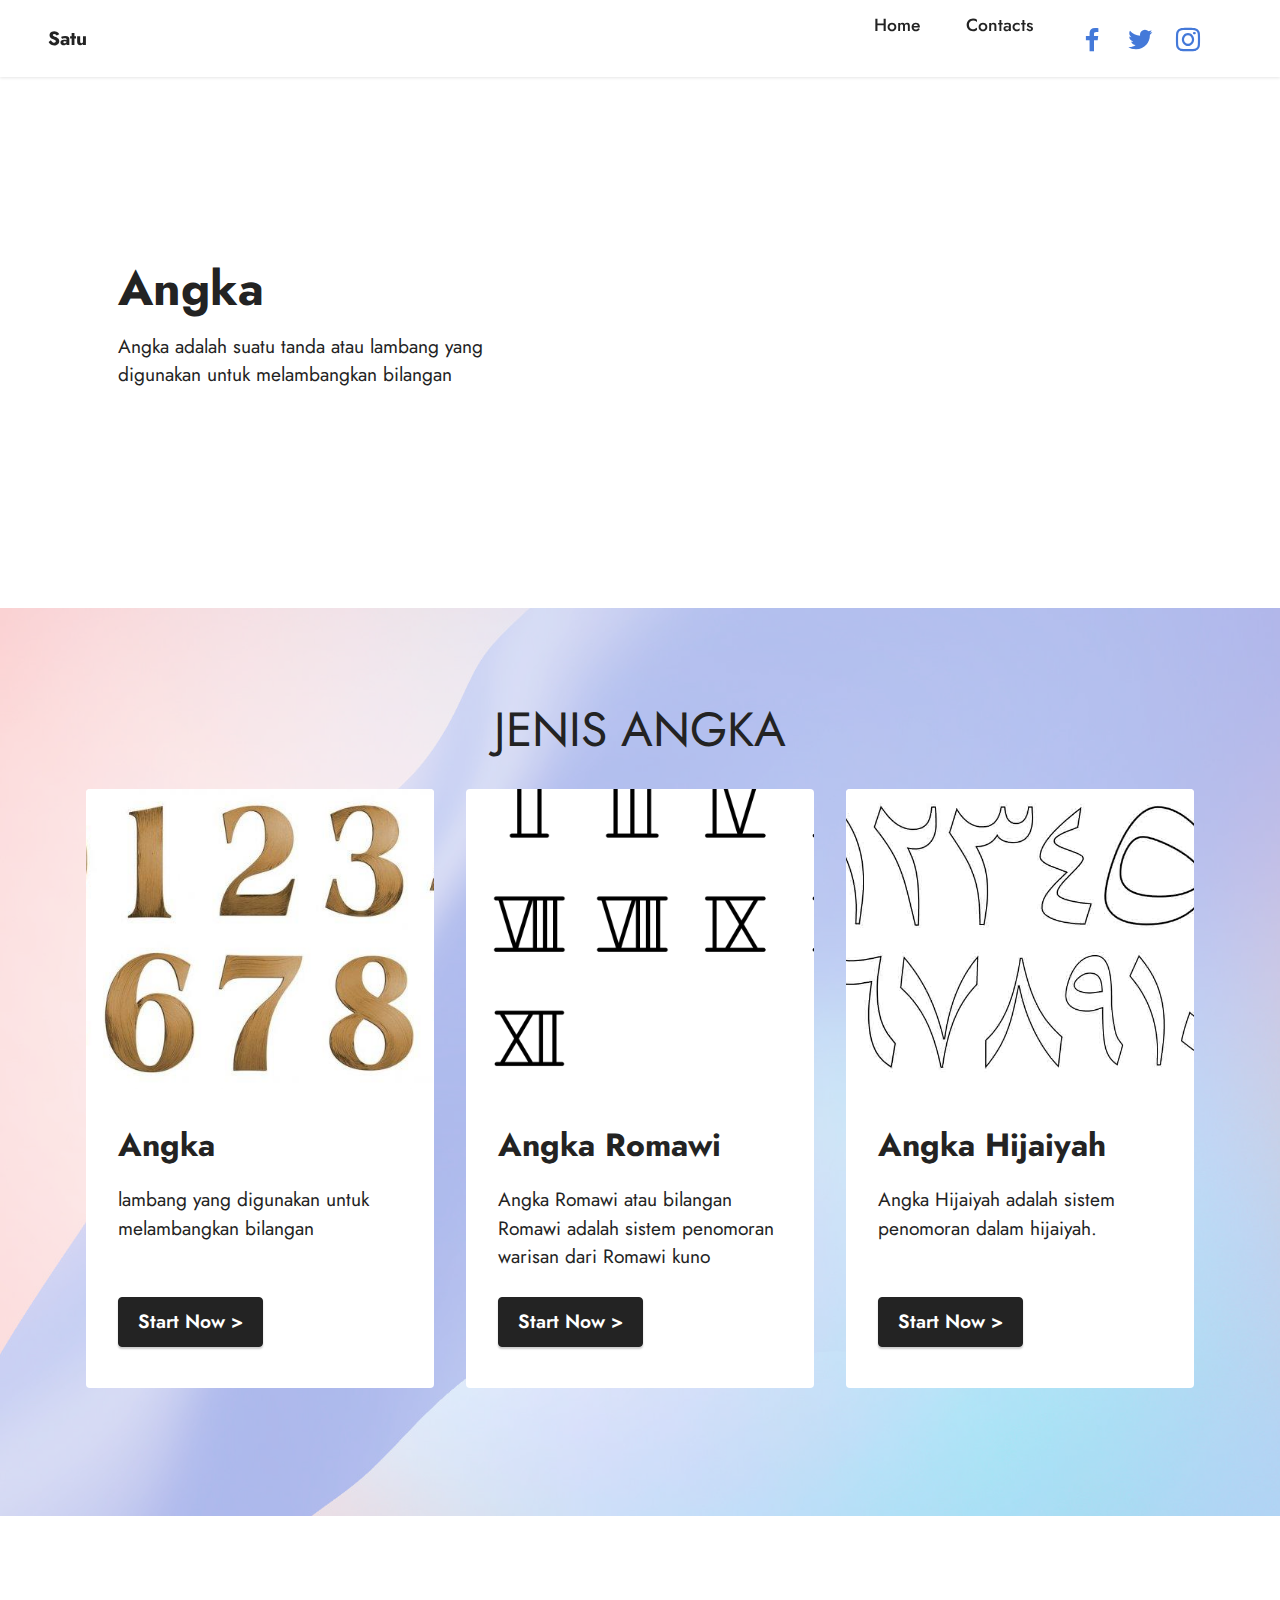
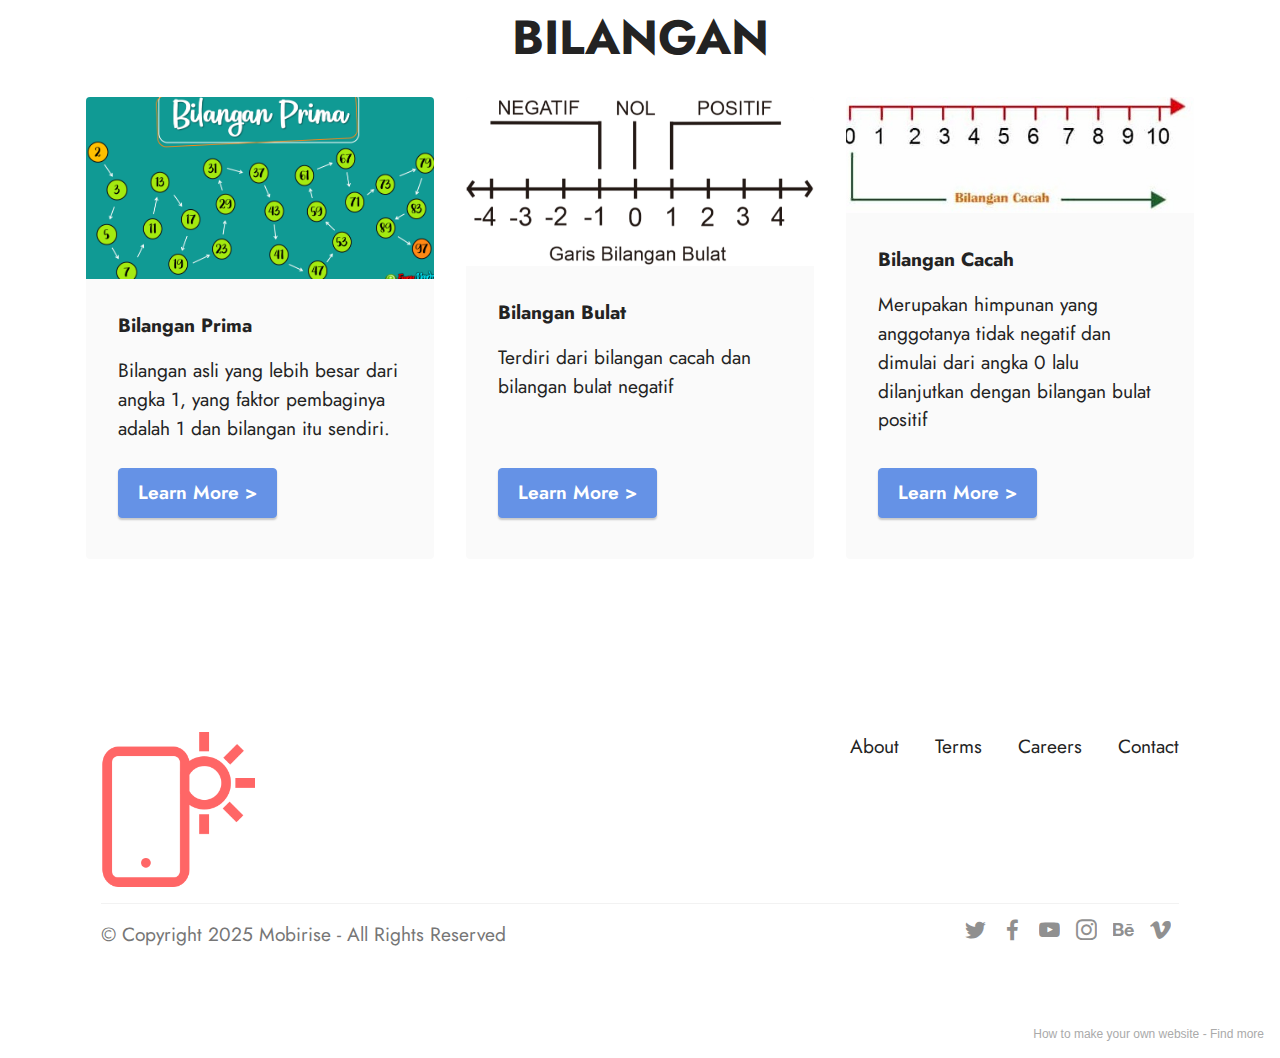
<file: index.html>
<!DOCTYPE html>
<html  >
<head>
  <!-- Site made with Mobirise Website Builder v5.3.5, https://mobirise.com -->
  <meta charset="UTF-8">
  <meta http-equiv="X-UA-Compatible" content="IE=edge">
  <meta name="generator" content="Mobirise v5.3.5, mobirise.com">
  <meta name="viewport" content="width=device-width, initial-scale=1, minimum-scale=1">
  <link rel="shortcut icon" href="assets/images/logo.png" type="image/x-icon">
  <meta name="description" content="">
  
  
  <title>Home</title>
  <link rel="stylesheet" href="assets/tether/tether.min.css">
  <link rel="stylesheet" href="assets/bootstrap/css/bootstrap.min.css">
  <link rel="stylesheet" href="assets/bootstrap/css/bootstrap-grid.min.css">
  <link rel="stylesheet" href="assets/bootstrap/css/bootstrap-reboot.min.css">
  <link rel="stylesheet" href="assets/dropdown/css/style.css">
  <link rel="stylesheet" href="assets/socicon/css/styles.css">
  <link rel="stylesheet" href="assets/theme/css/style.css">
  <link rel="preload" href="https://fonts.googleapis.com/css?family=Jost:100,200,300,400,500,600,700,800,900,100i,200i,300i,400i,500i,600i,700i,800i,900i&display=swap" as="style" onload="this.onload=null;this.rel='stylesheet'">
  <noscript><link rel="stylesheet" href="https://fonts.googleapis.com/css?family=Jost:100,200,300,400,500,600,700,800,900,100i,200i,300i,400i,500i,600i,700i,800i,900i&display=swap"></noscript>
  <link rel="preload" as="style" href="assets/mobirise/css/mbr-additional.css"><link rel="stylesheet" href="assets/mobirise/css/mbr-additional.css" type="text/css">
  
  
  
  
</head>
<body>
  
  <section class="menu menu3 cid-sIXPDTxe7z" once="menu" id="menu3-0">
    
    <nav class="navbar navbar-dropdown navbar-fixed-top navbar-expand-lg">
        <div class="container-fluid">
            <div class="navbar-brand">
                
                <span class="navbar-caption-wrap"><a class="navbar-caption text-black display-7" href="https://mobiri.se">Satu</a></span>
            </div>
            <button class="navbar-toggler" type="button" data-toggle="collapse" data-target="#navbarSupportedContent" aria-controls="navbarNavAltMarkup" aria-expanded="false" aria-label="Toggle navigation">
                <div class="hamburger">
                    <span></span>
                    <span></span>
                    <span></span>
                    <span></span>
                </div>
            </button>
            <div class="collapse navbar-collapse" id="navbarSupportedContent">
                <ul class="navbar-nav nav-dropdown nav-right" data-app-modern-menu="true"><li class="nav-item"><a class="nav-link link text-black text-primary display-4" href="index.html">Home<br><br></a></li>
                    
                    <li class="nav-item"><a class="nav-link link text-black text-primary display-4" href="page1.html">Contacts</a>
                    </li></ul>
                <div class="icons-menu">
                    <a class="iconfont-wrapper" href="https://mobiri.se" target="_blank">
                        <span class="p-2 mbr-iconfont socicon-facebook socicon"></span>
                    </a>
                    <a class="iconfont-wrapper" href="https://mobiri.se" target="_blank">
                        <span class="p-2 mbr-iconfont socicon-twitter socicon"></span>
                    </a>
                    <a class="iconfont-wrapper" href="https://mobiri.se" target="_blank">
                        <span class="p-2 mbr-iconfont socicon-instagram socicon"></span>
                    </a>
                    
                </div>
                
            </div>
        </div>
    </nav>
</section>

<section class="header15 cid-sJ2KjGumDh" id="header15-7">
    

    

    <div class="container">
        <div class="row justify-content-center">
            <div class="col-12 col-md">
                <div class="text-wrapper">
                    <h2 class="mbr-section-title mb-3 mbr-fonts-style display-2"><strong>Angka</strong></h2>
                    <p class="mbr-text mb-3 mbr-fonts-style display-7">
                        Angka adalah suatu tanda atau lambang yang digunakan untuk melambangkan bilangan
                    </p>
                    
                </div>
            </div>
            <div class="mbr-figure col-12 col-md-7"><iframe class="mbr-embedded-video" src="https://www.youtube.com/embed/2tB82Tm-eHc?rel=0&amp;amp;showinfo=0&amp;autoplay=0&amp;loop=0" width="1280" height="720" frameborder="0" allowfullscreen></iframe></div>
        </div>
    </div>
</section>

<section class="features4 cid-sJ2NDxfJQf" id="features4-9">
    
    <div class="mbr-overlay"></div>
    <div class="container">
        <div class="mbr-section-head">
            <h4 class="mbr-section-title mbr-fonts-style align-center mb-0 display-2">JENIS ANGKA</h4>
            
        </div>
        <div class="row mt-4">
            <div class="item features-image сol-12 col-md-6 col-lg-4">
                <div class="item-wrapper">
                    <div class="item-img">
                        <img src="assets/images/menguak-rahasia-kepribadian-dari-angka-favorit.jpg" alt="" title="">
                    </div>
                    <div class="item-content">
                        <h5 class="item-title mbr-fonts-style display-5"><strong>Angka</strong></h5>
                        <h6 class="item-subtitle mbr-fonts-style mt-1 display-7"></h6>
                        <p class="mbr-text mbr-fonts-style mt-3 display-7">lambang yang digunakan untuk melambangkan bilangan</p>
                    </div>
                    <div class="mbr-section-btn item-footer mt-2"><a href="page2.html" class="btn item-btn btn-black display-7" target="_blank">Start Now
                            &gt;</a></div>
                </div>
            </div>
            <div class="item features-image сol-12 col-md-6 col-lg-4">
                <div class="item-wrapper">
                    <div class="item-img">
                        <img src="assets/images/angka-romawi-1.png" alt="" title="">
                    </div>
                    <div class="item-content">
                        <h5 class="item-title mbr-fonts-style display-5"><strong>Angka Romawi</strong></h5>
                        <h6 class="item-subtitle mbr-fonts-style mt-1 display-7"></h6>
                        <p class="mbr-text mbr-fonts-style mt-3 display-7">Angka Romawi atau bilangan Romawi adalah sistem penomoran warisan dari Romawi kuno</p>
                    </div>
                    <div class="mbr-section-btn item-footer mt-2"><a href="page3.html" class="btn item-btn btn-black display-7" target="_blank">Start Now
                            &gt;</a></div>
                </div>
            </div>
            <div class="item features-image сol-12 col-md-6 col-lg-4">
                <div class="item-wrapper">
                    <div class="item-img">
                        <img src="assets/images/angka-arab-1-sampai-10.jpg" alt="" title="">
                    </div>
                    <div class="item-content">
                        <h5 class="item-title mbr-fonts-style display-5"><strong>Angka Hijaiyah</strong></h5>
                        <h6 class="item-subtitle mbr-fonts-style mt-1 display-7"></h6>
                        <p class="mbr-text mbr-fonts-style mt-3 display-7">Angka Hijaiyah adalah sistem penomoran dalam hijaiyah.<br></p>
                    </div>
                    <div class="mbr-section-btn item-footer mt-2"><a href="page4.html" class="btn item-btn btn-black display-7" target="_blank">Start Now
                            &gt;</a></div>
                </div>
            </div>

        </div>
    </div>
</section>

<section class="features3 cid-sJ2ZBNRL3S" id="features3-p">
    
    
    <div class="container">
        <div class="mbr-section-head">
            <h4 class="mbr-section-title mbr-fonts-style align-center mb-0 display-2">
                <strong>BILANGAN</strong></h4>
            
        </div>
        <div class="row mt-4">
            <div class="item features-image сol-12 col-md-6 col-lg-4">
                <div class="item-wrapper">
                    <div class="item-img">
                        <img src="assets/images/bilangan-prima.png" alt="">
                    </div>
                    <div class="item-content">
                        <h5 class="item-title mbr-fonts-style display-7"><strong>Bilangan Prima</strong></h5>
                        
                        <p class="mbr-text mbr-fonts-style mt-3 display-7">Bilangan asli yang lebih besar dari angka 1, yang faktor pembaginya adalah 1 dan bilangan itu sendiri.</p>
                    </div>
                    <div class="mbr-section-btn item-footer mt-2"><a href="page5.html" class="btn btn-primary item-btn display-7" target="_blank">Learn More
                            &gt;</a></div>
                </div>
            </div>
            <div class="item features-image сol-12 col-md-6 col-lg-4">
                <div class="item-wrapper">
                    <div class="item-img">
                        <img src="assets/images/xfyg9opiavle5vojs9hd.png" alt="">
                    </div>
                    <div class="item-content">
                        <h5 class="item-title mbr-fonts-style display-7"><strong>Bilangan Bulat</strong></h5>
                        
                        <p class="mbr-text mbr-fonts-style mt-3 display-7">Terdiri dari bilangan cacah dan bilangan bulat negatif</p>
                    </div>
                    <div class="mbr-section-btn item-footer mt-2"><a href="page6.html" class="btn btn-primary item-btn display-7" target="_blank">Learn More
                            &gt;</a></div>
                </div>
            </div>
            <div class="item features-image сol-12 col-md-6 col-lg-4">
                <div class="item-wrapper">
                    <div class="item-img">
                        <img src="assets/images/bilangan-cacah.jpeg" alt="">
                    </div>
                    <div class="item-content">
                        <h5 class="item-title mbr-fonts-style display-7"><strong>Bilangan Cacah&nbsp;</strong></h5>
                        
                        <p class="mbr-text mbr-fonts-style mt-3 display-7">Merupakan himpunan yang anggotanya tidak negatif dan dimulai dari angka 0 lalu dilanjutkan dengan bilangan bulat positif<br></p>
                    </div>
                    <div class="mbr-section-btn item-footer mt-2"><a href="page7.html" class="btn btn-primary item-btn display-7" target="_blank">Learn More
                            &gt;</a></div>
                </div>
            </div>
        </div>
    </div>
</section>

<section class="footer5 cid-sJ2TdQLdlS" once="footers" id="footer5-d">

    

    

    <div class="container">
        <div class="media-container-row">
            <div class="col-md-2 col-6">
                <div class="media-wrap">
                    <a href="https://mobirise.co/">
                        <img src="assets/images/logo.png" alt="Mobirise">
                    </a>
                </div>
            </div>
            <div class="col-10 col-6">
                <p class="mbr-text align-right links mbr-fonts-style display-7">
                    <a href="#" class="text-black">About</a> &nbsp;&nbsp;&nbsp;&nbsp;
                    <a href="#" class="text-black">Terms</a> &nbsp;&nbsp;&nbsp;&nbsp;
                    <a href="#" class="text-black">Careers</a> &nbsp;&nbsp;&nbsp;&nbsp;
                    <a href="#" class="text-black">Contact</a>
                </p>
            </div>
        </div>
        <!-- <div class="media-container-row">
            <div class="col-md-12"> -->
        <div class="footer-lower">
            <div class="media-container-row">
                <div class="col-md-12">
                    <hr>
                </div>
            </div>
            <div class="media-container-row">
                <div class="col-md-6 copyright">
                    <p class="mbr-text mbr-fonts-style display-7">
                        © Copyright 2025 Mobirise - All Rights Reserved
                    </p>
                </div>
                <div class="col-md-6">
                    <div class="social-list align-right">
                        <div class="soc-item">
                            <a href="https://twitter.com/mobirise" target="_blank">
                                <span class="socicon-twitter socicon mbr-iconfont mbr-iconfont-social"></span>
                            </a>
                        </div>
                        <div class="soc-item">
                            <a href="https://www.facebook.com/pages/Mobirise/1616226671953247" target="_blank">
                                <span class="socicon-facebook socicon mbr-iconfont mbr-iconfont-social"></span>
                            </a>
                        </div>
                        <div class="soc-item">
                            <a href="https://www.youtube.com/c/mobirise" target="_blank">
                                <span class="socicon-youtube socicon mbr-iconfont mbr-iconfont-social"></span>
                            </a>
                        </div>
                        <div class="soc-item">
                            <a href="https://instagram.com/mobirise" target="_blank">
                                <span class="socicon-instagram socicon mbr-iconfont mbr-iconfont-social"></span>
                            </a>
                        </div>
                        <div class="soc-item">
                            <a href="https://www.behance.net/Mobirise" target="_blank">
                                <span class="socicon-behance socicon mbr-iconfont mbr-iconfont-social"></span>
                            </a>
                        </div>
                        <div class="soc-item">
                            <a href="https://vimeo.com/mobirise" target="_blank">
                                <span class="socicon-vimeo socicon mbr-iconfont mbr-iconfont-social"></span>
                            </a>
                        </div>
                    </div>
                </div>
            </div>
            <!-- </div>
            </div> -->
        </div>

    </div>
</section><section style="background-color: #fff; font-family: -apple-system, BlinkMacSystemFont, 'Segoe UI', 'Roboto', 'Helvetica Neue', Arial, sans-serif; color:#aaa; font-size:12px; padding: 0; align-items: center; display: flex;"><a href="https://mobirise.site/f" style="flex: 1 1; height: 3rem; padding-left: 1rem;"></a><p style="flex: 0 0 auto; margin:0; padding-right:1rem;">How to make your own website - <a href="https://mobirise.site/x" style="color:#aaa;">Find more</a></p></section><script src="assets/web/assets/jquery/jquery.min.js"></script>  <script src="assets/popper/popper.min.js"></script>  <script src="assets/tether/tether.min.js"></script>  <script src="assets/bootstrap/js/bootstrap.min.js"></script>  <script src="assets/smoothscroll/smooth-scroll.js"></script>  <script src="assets/dropdown/js/nav-dropdown.js"></script>  <script src="assets/dropdown/js/navbar-dropdown.js"></script>  <script src="assets/touchswipe/jquery.touch-swipe.min.js"></script>  <script src="assets/theme/js/script.js"></script>  
  
  
</body>
</html>
</file>
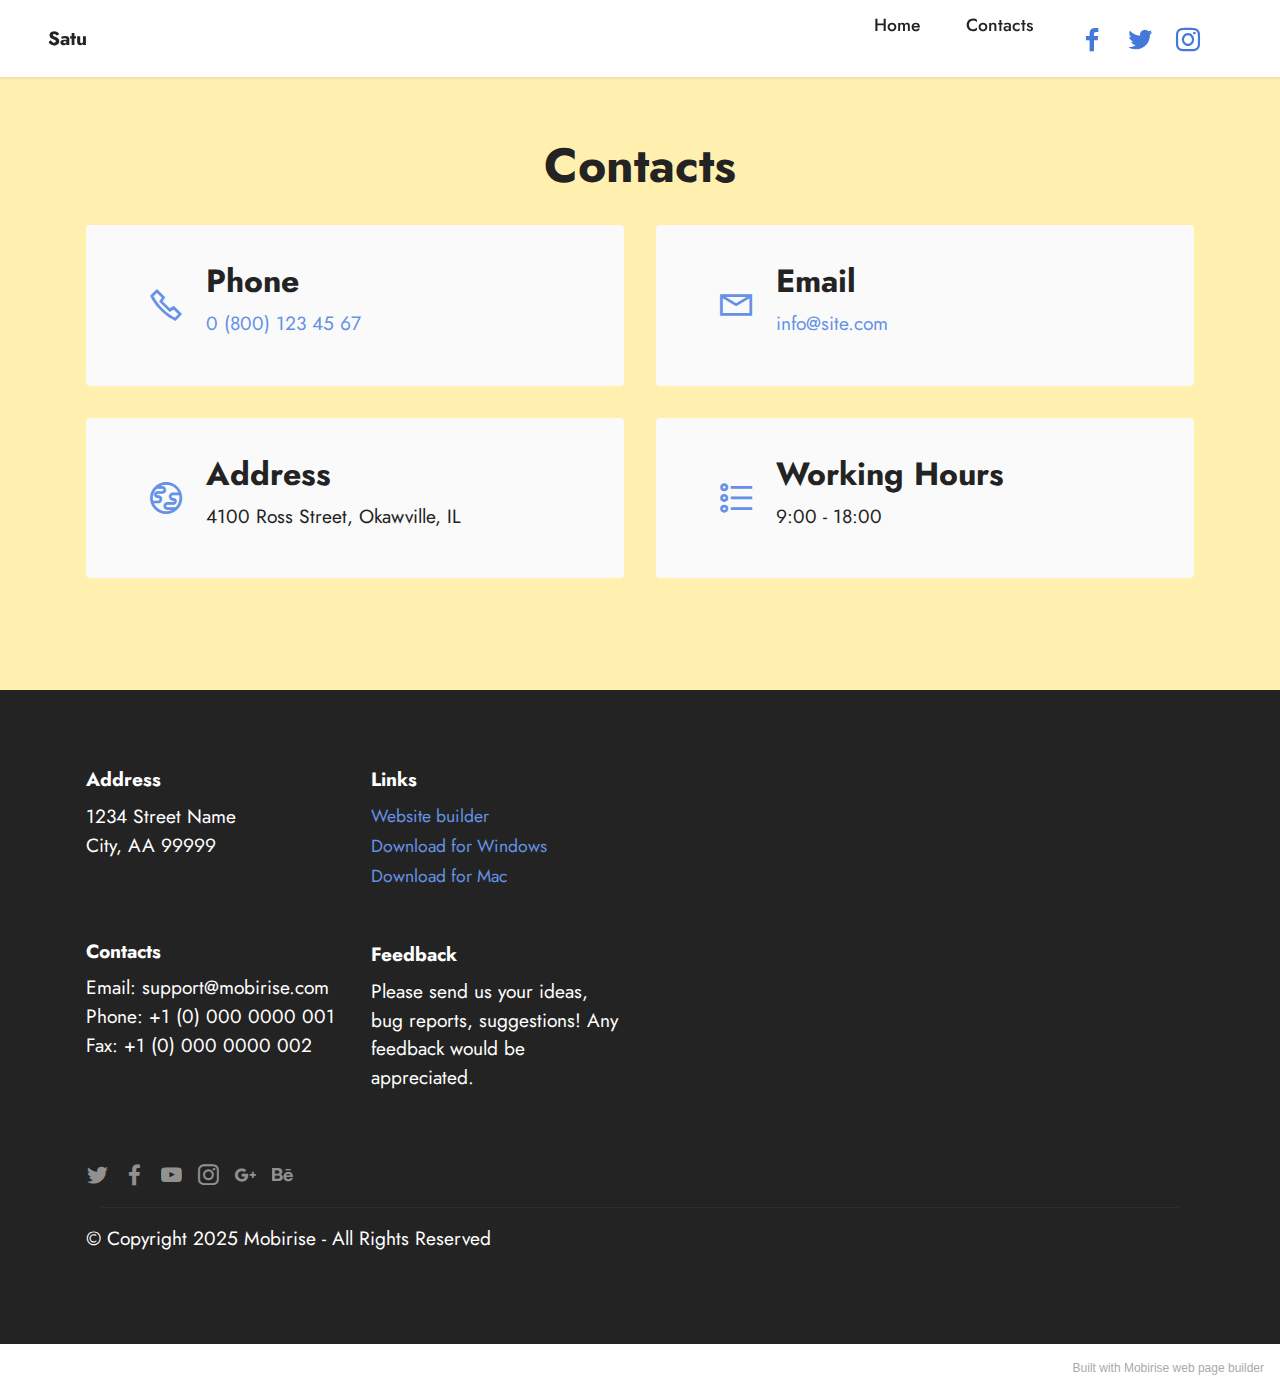
<file: page1.html>
<!DOCTYPE html>
<html  >
<head>
  <!-- Site made with Mobirise Website Builder v5.3.5, https://mobirise.com -->
  <meta charset="UTF-8">
  <meta http-equiv="X-UA-Compatible" content="IE=edge">
  <meta name="generator" content="Mobirise v5.3.5, mobirise.com">
  <meta name="viewport" content="width=device-width, initial-scale=1, minimum-scale=1">
  <link rel="shortcut icon" href="assets/images/logo.png" type="image/x-icon">
  <meta name="description" content="">
  
  
  <title>contacts</title>
  <link rel="stylesheet" href="assets/web/assets/mobirise-icons2/mobirise2.css">
  <link rel="stylesheet" href="assets/tether/tether.min.css">
  <link rel="stylesheet" href="assets/bootstrap/css/bootstrap.min.css">
  <link rel="stylesheet" href="assets/bootstrap/css/bootstrap-grid.min.css">
  <link rel="stylesheet" href="assets/bootstrap/css/bootstrap-reboot.min.css">
  <link rel="stylesheet" href="assets/dropdown/css/style.css">
  <link rel="stylesheet" href="assets/socicon/css/styles.css">
  <link rel="stylesheet" href="assets/theme/css/style.css">
  <link rel="preload" href="https://fonts.googleapis.com/css?family=Jost:100,200,300,400,500,600,700,800,900,100i,200i,300i,400i,500i,600i,700i,800i,900i&display=swap" as="style" onload="this.onload=null;this.rel='stylesheet'">
  <noscript><link rel="stylesheet" href="https://fonts.googleapis.com/css?family=Jost:100,200,300,400,500,600,700,800,900,100i,200i,300i,400i,500i,600i,700i,800i,900i&display=swap"></noscript>
  <link rel="preload" as="style" href="assets/mobirise/css/mbr-additional.css"><link rel="stylesheet" href="assets/mobirise/css/mbr-additional.css" type="text/css">
  
  
  
  
</head>
<body>
  
  <section class="menu menu3 cid-sIXPDTxe7z" once="menu" id="menu3-4">
    
    <nav class="navbar navbar-dropdown navbar-fixed-top navbar-expand-lg">
        <div class="container-fluid">
            <div class="navbar-brand">
                
                <span class="navbar-caption-wrap"><a class="navbar-caption text-black display-7" href="https://mobiri.se">Satu</a></span>
            </div>
            <button class="navbar-toggler" type="button" data-toggle="collapse" data-target="#navbarSupportedContent" aria-controls="navbarNavAltMarkup" aria-expanded="false" aria-label="Toggle navigation">
                <div class="hamburger">
                    <span></span>
                    <span></span>
                    <span></span>
                    <span></span>
                </div>
            </button>
            <div class="collapse navbar-collapse" id="navbarSupportedContent">
                <ul class="navbar-nav nav-dropdown nav-right" data-app-modern-menu="true"><li class="nav-item"><a class="nav-link link text-black text-primary display-4" href="index.html">Home<br><br></a></li>
                    
                    <li class="nav-item"><a class="nav-link link text-black text-primary display-4" href="page1.html">Contacts</a>
                    </li></ul>
                <div class="icons-menu">
                    <a class="iconfont-wrapper" href="https://mobiri.se" target="_blank">
                        <span class="p-2 mbr-iconfont socicon-facebook socicon"></span>
                    </a>
                    <a class="iconfont-wrapper" href="https://mobiri.se" target="_blank">
                        <span class="p-2 mbr-iconfont socicon-twitter socicon"></span>
                    </a>
                    <a class="iconfont-wrapper" href="https://mobiri.se" target="_blank">
                        <span class="p-2 mbr-iconfont socicon-instagram socicon"></span>
                    </a>
                    
                </div>
                
            </div>
        </div>
    </nav>
</section>

<section class="contacts2 cid-sIXVJgrhLu" id="contacts2-6">
    <!---->
    
    
    <div class="container">
        <div class="mbr-section-head">
            <h3 class="mbr-section-title mbr-fonts-style align-center mb-0 display-2">
                <strong>Contacts</strong>
            </h3>
            
        </div>
        <div class="row justify-content-center mt-4">
            <div class="card col-12 col-md-6">
                <div class="card-wrapper">
                    <div class="image-wrapper">
                        <span class="mbr-iconfont mobi-mbri-phone mobi-mbri"></span>
                    </div>
                    <div class="text-wrapper">
                        <h6 class="card-title mbr-fonts-style mb-1 display-5">
                            <strong>Phone</strong>
                        </h6>
                        <p class="mbr-text mbr-fonts-style display-7">
                            <a href="tel:+12345678910" class="text-primary">0 (800) 123 45 67</a>
                        </p>
                    </div>
                </div>
            </div>
            <div class="card col-12 col-md-6">
                <div class="card-wrapper">
                    <div class="image-wrapper">
                        <span class="mbr-iconfont mobi-mbri-letter mobi-mbri"></span>
                    </div>
                    <div class="text-wrapper">
                        <h6 class="card-title mbr-fonts-style mb-1 display-5">
                            <strong>Email</strong>
                        </h6>
                        <p class="mbr-text mbr-fonts-style display-7">
                            <a href="mailto:info@site.com" class="text-primary">info@site.com</a>
                        </p>
                    </div>
                </div>
            </div>
            <div class="card col-12 col-md-6">
                <div class="card-wrapper">
                    <div class="image-wrapper">
                        <span class="mbr-iconfont mobi-mbri-globe mobi-mbri"></span>
                    </div>
                    <div class="text-wrapper">
                        <h6 class="card-title mbr-fonts-style mb-1 display-5">
                            <strong>Address</strong>
                        </h6>
                        <p class="mbr-text mbr-fonts-style display-7">
                            4100 Ross Street, Okawville, IL
                        </p>
                    </div>
                </div>
            </div>
            <div class="card col-12 col-md-6">
                <div class="card-wrapper">
                    <div class="image-wrapper">
                        <span class="mbr-iconfont mobi-mbri-bulleted-list mobi-mbri"></span>
                    </div>
                    <div class="text-wrapper">
                        <h6 class="card-title mbr-fonts-style mb-1 display-5">
                            <strong>Working Hours</strong>
                        </h6>
                        <p class="mbr-text mbr-fonts-style display-7">
                            9:00 - 18:00
                        </p>
                    </div>
                </div>
            </div>
        </div>
    </div>
</section>

<section class="footer6 cid-sIXSA2boaM" once="footers" id="footer6-5">

    

    

    <div class="container">
        <div class="row content mbr-white">
            <div class="col-12 col-md-3 mbr-fonts-style display-7">
                <h5 class="mbr-section-subtitle mbr-fonts-style mb-2 display-7">
                    <strong>Address</strong>
                </h5>
                <p class="mbr-text mbr-fonts-style display-7">
                    1234 Street Name <br>
                    City, AA 99999
                </p> <br>
                <h5 class="mbr-section-subtitle mbr-fonts-style mb-2 mt-4 display-7">
                    <strong>Contacts</strong>
                </h5>
                <p class="mbr-text mbr-fonts-style mb-4 display-7">
                    Email: support@mobirise.com <br>
                    Phone: +1 (0) 000 0000 001 <br>
                    Fax: +1 (0) 000 0000 002
                </p>
            </div>
            <div class="col-12 col-md-3 mbr-fonts-style display-7">
                <h5 class="mbr-section-subtitle mbr-fonts-style mb-2 display-7">
                    <strong>Links</strong>
                </h5>
                <ul class="list mbr-fonts-style mb-4 display-4">
                    <li class="mbr-text item-wrap">
                        <a class="text-primary" href="https://mobirise.co/">Website builder</a>
                    </li>
                    <li class="mbr-text item-wrap">
                        <a class="text-primary" href="https://mobirise.co/">Download for Windows</a>
                    </li>
                    <li class="mbr-text item-wrap">
                        <a class="text-primary" href="https://mobirise.co/">Download for Mac</a>
                    </li>
                </ul>
                <h5 class="mbr-section-subtitle mbr-fonts-style mb-2 mt-5 display-7">
                    <strong>Feedback</strong>
                </h5>
                <p class="mbr-text mbr-fonts-style mb-4 display-7">
                    Please send us your ideas, bug reports, suggestions! Any feedback would be appreciated.
                </p>
            </div>
            <div class="col-12 col-md-6">
                <div class="google-map"><iframe frameborder="0" style="border:0" src="https://www.google.com/maps/embed/v1/place?key=AIzaSyCNveGQ9bfpKFwWzQLLftrR9hNiHwdqQG8&amp;q=blk kediri" allowfullscreen=""></iframe></div>
            </div>
            <div class="col-md-6">
                <div class="social-list align-left">
                    <div class="soc-item">
                        <a href="https://twitter.com/mobirise" target="_blank">
                            <span class="socicon-twitter socicon mbr-iconfont mbr-iconfont-social"></span>
                        </a>
                    </div>
                    <div class="soc-item">
                        <a href="https://www.facebook.com/pages/Mobirise/1616226671953247" target="_blank">
                            <span class="socicon-facebook socicon mbr-iconfont mbr-iconfont-social"></span>
                        </a>
                    </div>
                    <div class="soc-item">
                        <a href="https://www.youtube.com/c/mobirise" target="_blank">
                            <span class="socicon-youtube socicon mbr-iconfont mbr-iconfont-social"></span>
                        </a>
                    </div>
                    <div class="soc-item">
                        <a href="https://instagram.com/mobirise" target="_blank">
                            <span class="socicon-instagram socicon mbr-iconfont mbr-iconfont-social"></span>
                        </a>
                    </div>
                    <div class="soc-item">
                        <a href="https://plus.google.com/u/0/+Mobirise" target="_blank">
                            <span class="socicon-googleplus socicon mbr-iconfont mbr-iconfont-social"></span>
                        </a>
                    </div>
                    <div class="soc-item">
                        <a href="https://www.behance.net/Mobirise" target="_blank">
                            <span class="socicon-behance socicon mbr-iconfont mbr-iconfont-social"></span>
                        </a>
                    </div>
                </div>
            </div>
        </div>
        <div class="footer-lower">
            <div class="media-container-row">
                <div class="col-sm-12">
                    <hr>
                </div>
            </div>
            <div class="col-sm-12 copyright pl-0">
                <p class="mbr-text mbr-fonts-style mbr-white display-7">
                    © Copyright 2025 Mobirise - All Rights Reserved
                </p>
            </div>
        </div>
    </div>
</section><section style="background-color: #fff; font-family: -apple-system, BlinkMacSystemFont, 'Segoe UI', 'Roboto', 'Helvetica Neue', Arial, sans-serif; color:#aaa; font-size:12px; padding: 0; align-items: center; display: flex;"><a href="https://mobirise.site/n" style="flex: 1 1; height: 3rem; padding-left: 1rem;"></a><p style="flex: 0 0 auto; margin:0; padding-right:1rem;">Built with Mobirise <a href="https://mobirise.site/j" style="color:#aaa;">web page</a> builder</p></section><script src="assets/web/assets/jquery/jquery.min.js"></script>  <script src="assets/popper/popper.min.js"></script>  <script src="assets/tether/tether.min.js"></script>  <script src="assets/bootstrap/js/bootstrap.min.js"></script>  <script src="assets/smoothscroll/smooth-scroll.js"></script>  <script src="assets/dropdown/js/nav-dropdown.js"></script>  <script src="assets/dropdown/js/navbar-dropdown.js"></script>  <script src="assets/touchswipe/jquery.touch-swipe.min.js"></script>  <script src="assets/theme/js/script.js"></script>  
  
  
</body>
</html>
</file>
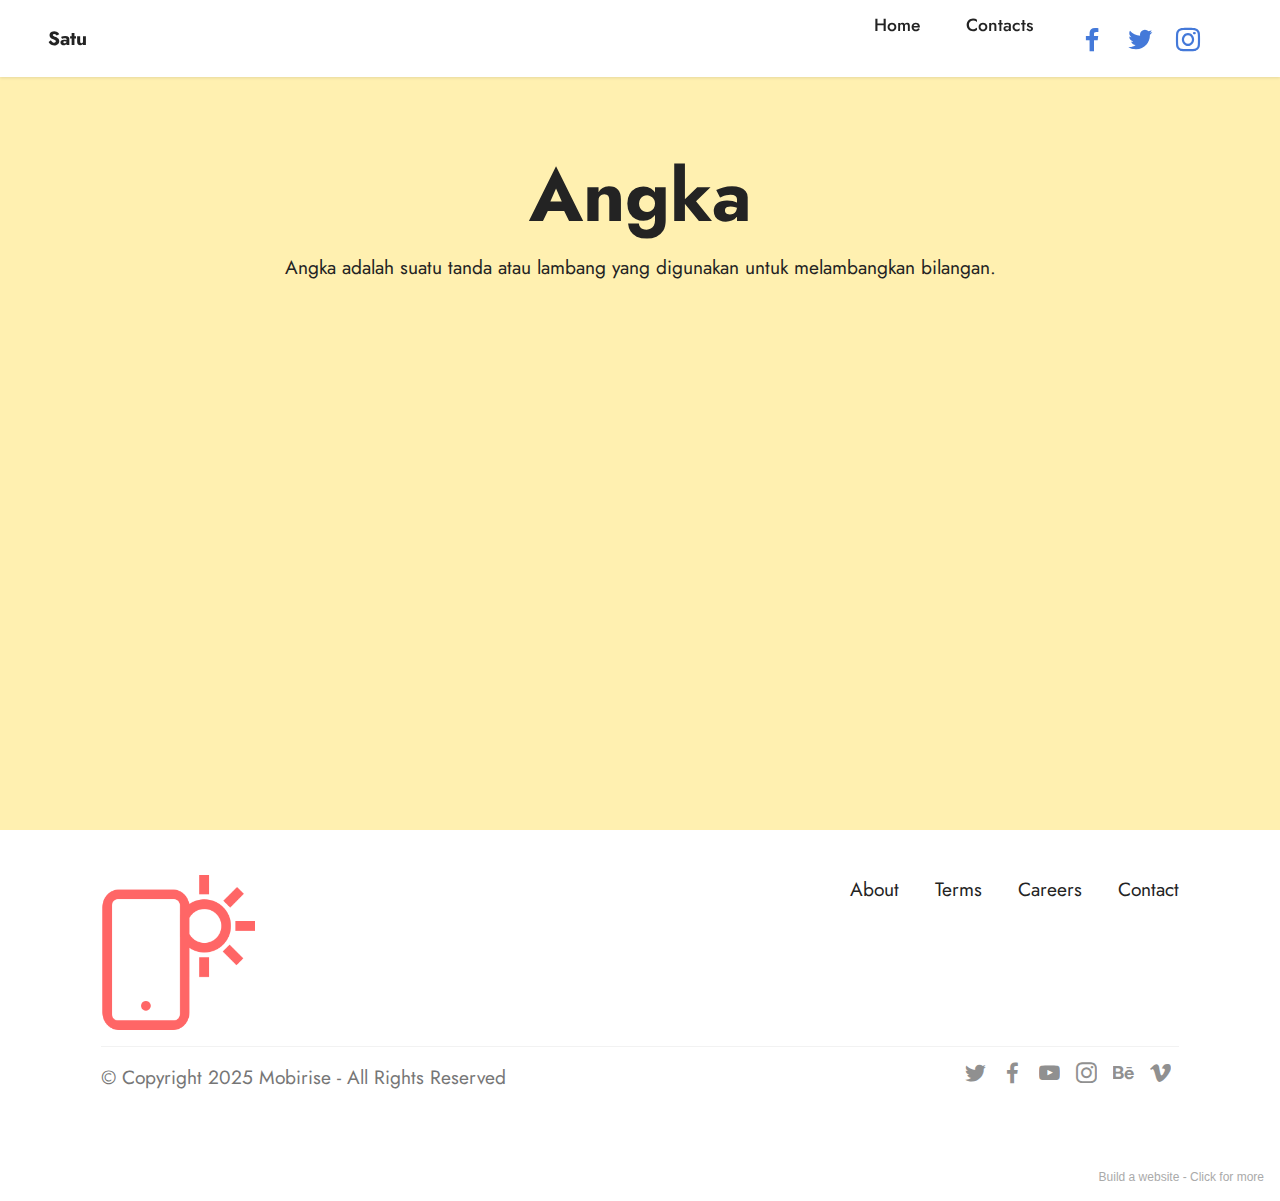
<file: page2.html>
<!DOCTYPE html>
<html  >
<head>
  <!-- Site made with Mobirise Website Builder v5.3.5, https://mobirise.com -->
  <meta charset="UTF-8">
  <meta http-equiv="X-UA-Compatible" content="IE=edge">
  <meta name="generator" content="Mobirise v5.3.5, mobirise.com">
  <meta name="viewport" content="width=device-width, initial-scale=1, minimum-scale=1">
  <link rel="shortcut icon" href="assets/images/logo.png" type="image/x-icon">
  <meta name="description" content="">
  
  
  <title>Angka</title>
  <link rel="stylesheet" href="assets/tether/tether.min.css">
  <link rel="stylesheet" href="assets/bootstrap/css/bootstrap.min.css">
  <link rel="stylesheet" href="assets/bootstrap/css/bootstrap-grid.min.css">
  <link rel="stylesheet" href="assets/bootstrap/css/bootstrap-reboot.min.css">
  <link rel="stylesheet" href="assets/dropdown/css/style.css">
  <link rel="stylesheet" href="assets/socicon/css/styles.css">
  <link rel="stylesheet" href="assets/theme/css/style.css">
  <link rel="preload" href="https://fonts.googleapis.com/css?family=Jost:100,200,300,400,500,600,700,800,900,100i,200i,300i,400i,500i,600i,700i,800i,900i&display=swap" as="style" onload="this.onload=null;this.rel='stylesheet'">
  <noscript><link rel="stylesheet" href="https://fonts.googleapis.com/css?family=Jost:100,200,300,400,500,600,700,800,900,100i,200i,300i,400i,500i,600i,700i,800i,900i&display=swap"></noscript>
  <link rel="preload" as="style" href="assets/mobirise/css/mbr-additional.css"><link rel="stylesheet" href="assets/mobirise/css/mbr-additional.css" type="text/css">
  
  
  
  
</head>
<body>
  
  <section class="menu menu3 cid-sIXPDTxe7z" once="menu" id="menu3-a">
    
    <nav class="navbar navbar-dropdown navbar-fixed-top navbar-expand-lg">
        <div class="container-fluid">
            <div class="navbar-brand">
                
                <span class="navbar-caption-wrap"><a class="navbar-caption text-black display-7" href="https://mobiri.se">Satu</a></span>
            </div>
            <button class="navbar-toggler" type="button" data-toggle="collapse" data-target="#navbarSupportedContent" aria-controls="navbarNavAltMarkup" aria-expanded="false" aria-label="Toggle navigation">
                <div class="hamburger">
                    <span></span>
                    <span></span>
                    <span></span>
                    <span></span>
                </div>
            </button>
            <div class="collapse navbar-collapse" id="navbarSupportedContent">
                <ul class="navbar-nav nav-dropdown nav-right" data-app-modern-menu="true"><li class="nav-item"><a class="nav-link link text-black text-primary display-4" href="index.html">Home<br><br></a></li>
                    
                    <li class="nav-item"><a class="nav-link link text-black text-primary display-4" href="page1.html">Contacts</a>
                    </li></ul>
                <div class="icons-menu">
                    <a class="iconfont-wrapper" href="https://mobiri.se" target="_blank">
                        <span class="p-2 mbr-iconfont socicon-facebook socicon"></span>
                    </a>
                    <a class="iconfont-wrapper" href="https://mobiri.se" target="_blank">
                        <span class="p-2 mbr-iconfont socicon-twitter socicon"></span>
                    </a>
                    <a class="iconfont-wrapper" href="https://mobiri.se" target="_blank">
                        <span class="p-2 mbr-iconfont socicon-instagram socicon"></span>
                    </a>
                    
                </div>
                
            </div>
        </div>
    </nav>
</section>

<section class="header16 cid-sJ2S386f1r" id="header16-c">

    

    

    <div class="container">
        <div class="row justify-content-center">
            <div class="col-12 col-lg-10">
                <h1 class="mbr-section-title mbr-fonts-style mb-3 display-1">
                    <strong>Angka</strong></h1>
                <p class="mbr-text mbr-fonts-style display-7">
                    Angka adalah suatu tanda atau lambang yang digunakan untuk melambangkan bilangan.</p>
                
                <div class="video-wrapper mt-4"><iframe class="mbr-embedded-video" src="https://www.youtube.com/embed/jRSW-988sI4?rel=0&amp;amp;showinfo=0&amp;autoplay=0&amp;loop=0" width="1280" height="720" frameborder="0" allowfullscreen></iframe></div>
            </div>
        </div>
    </div>
</section>

<section class="footer5 cid-sJ2UYmXeCQ" once="footers" id="footer5-l">

    

    

    <div class="container">
        <div class="media-container-row">
            <div class="col-md-2 col-6">
                <div class="media-wrap">
                    <a href="https://mobirise.co/">
                        <img src="assets/images/logo.png" alt="Mobirise">
                    </a>
                </div>
            </div>
            <div class="col-10 col-6">
                <p class="mbr-text align-right links mbr-fonts-style display-7">
                    <a href="#" class="text-black">About</a> &nbsp;&nbsp;&nbsp;&nbsp;
                    <a href="#" class="text-black">Terms</a> &nbsp;&nbsp;&nbsp;&nbsp;
                    <a href="#" class="text-black">Careers</a> &nbsp;&nbsp;&nbsp;&nbsp;
                    <a href="#" class="text-black">Contact</a>
                </p>
            </div>
        </div>
        <!-- <div class="media-container-row">
            <div class="col-md-12"> -->
        <div class="footer-lower">
            <div class="media-container-row">
                <div class="col-md-12">
                    <hr>
                </div>
            </div>
            <div class="media-container-row">
                <div class="col-md-6 copyright">
                    <p class="mbr-text mbr-fonts-style display-7">
                        © Copyright 2025 Mobirise - All Rights Reserved
                    </p>
                </div>
                <div class="col-md-6">
                    <div class="social-list align-right">
                        <div class="soc-item">
                            <a href="https://twitter.com/mobirise" target="_blank">
                                <span class="socicon-twitter socicon mbr-iconfont mbr-iconfont-social"></span>
                            </a>
                        </div>
                        <div class="soc-item">
                            <a href="https://www.facebook.com/pages/Mobirise/1616226671953247" target="_blank">
                                <span class="socicon-facebook socicon mbr-iconfont mbr-iconfont-social"></span>
                            </a>
                        </div>
                        <div class="soc-item">
                            <a href="https://www.youtube.com/c/mobirise" target="_blank">
                                <span class="socicon-youtube socicon mbr-iconfont mbr-iconfont-social"></span>
                            </a>
                        </div>
                        <div class="soc-item">
                            <a href="https://instagram.com/mobirise" target="_blank">
                                <span class="socicon-instagram socicon mbr-iconfont mbr-iconfont-social"></span>
                            </a>
                        </div>
                        <div class="soc-item">
                            <a href="https://www.behance.net/Mobirise" target="_blank">
                                <span class="socicon-behance socicon mbr-iconfont mbr-iconfont-social"></span>
                            </a>
                        </div>
                        <div class="soc-item">
                            <a href="https://vimeo.com/mobirise" target="_blank">
                                <span class="socicon-vimeo socicon mbr-iconfont mbr-iconfont-social"></span>
                            </a>
                        </div>
                    </div>
                </div>
            </div>
            <!-- </div>
            </div> -->
        </div>

    </div>
</section><section style="background-color: #fff; font-family: -apple-system, BlinkMacSystemFont, 'Segoe UI', 'Roboto', 'Helvetica Neue', Arial, sans-serif; color:#aaa; font-size:12px; padding: 0; align-items: center; display: flex;"><a href="https://mobirise.site/y" style="flex: 1 1; height: 3rem; padding-left: 1rem;"></a><p style="flex: 0 0 auto; margin:0; padding-right:1rem;">Build a website - <a href="https://mobirise.site/v" style="color:#aaa;">Click for more</a></p></section><script src="assets/web/assets/jquery/jquery.min.js"></script>  <script src="assets/popper/popper.min.js"></script>  <script src="assets/tether/tether.min.js"></script>  <script src="assets/bootstrap/js/bootstrap.min.js"></script>  <script src="assets/smoothscroll/smooth-scroll.js"></script>  <script src="assets/playervimeo/vimeo_player.js"></script>  <script src="assets/dropdown/js/nav-dropdown.js"></script>  <script src="assets/dropdown/js/navbar-dropdown.js"></script>  <script src="assets/touchswipe/jquery.touch-swipe.min.js"></script>  <script src="assets/theme/js/script.js"></script>  
  
  
</body>
</html>
</file>
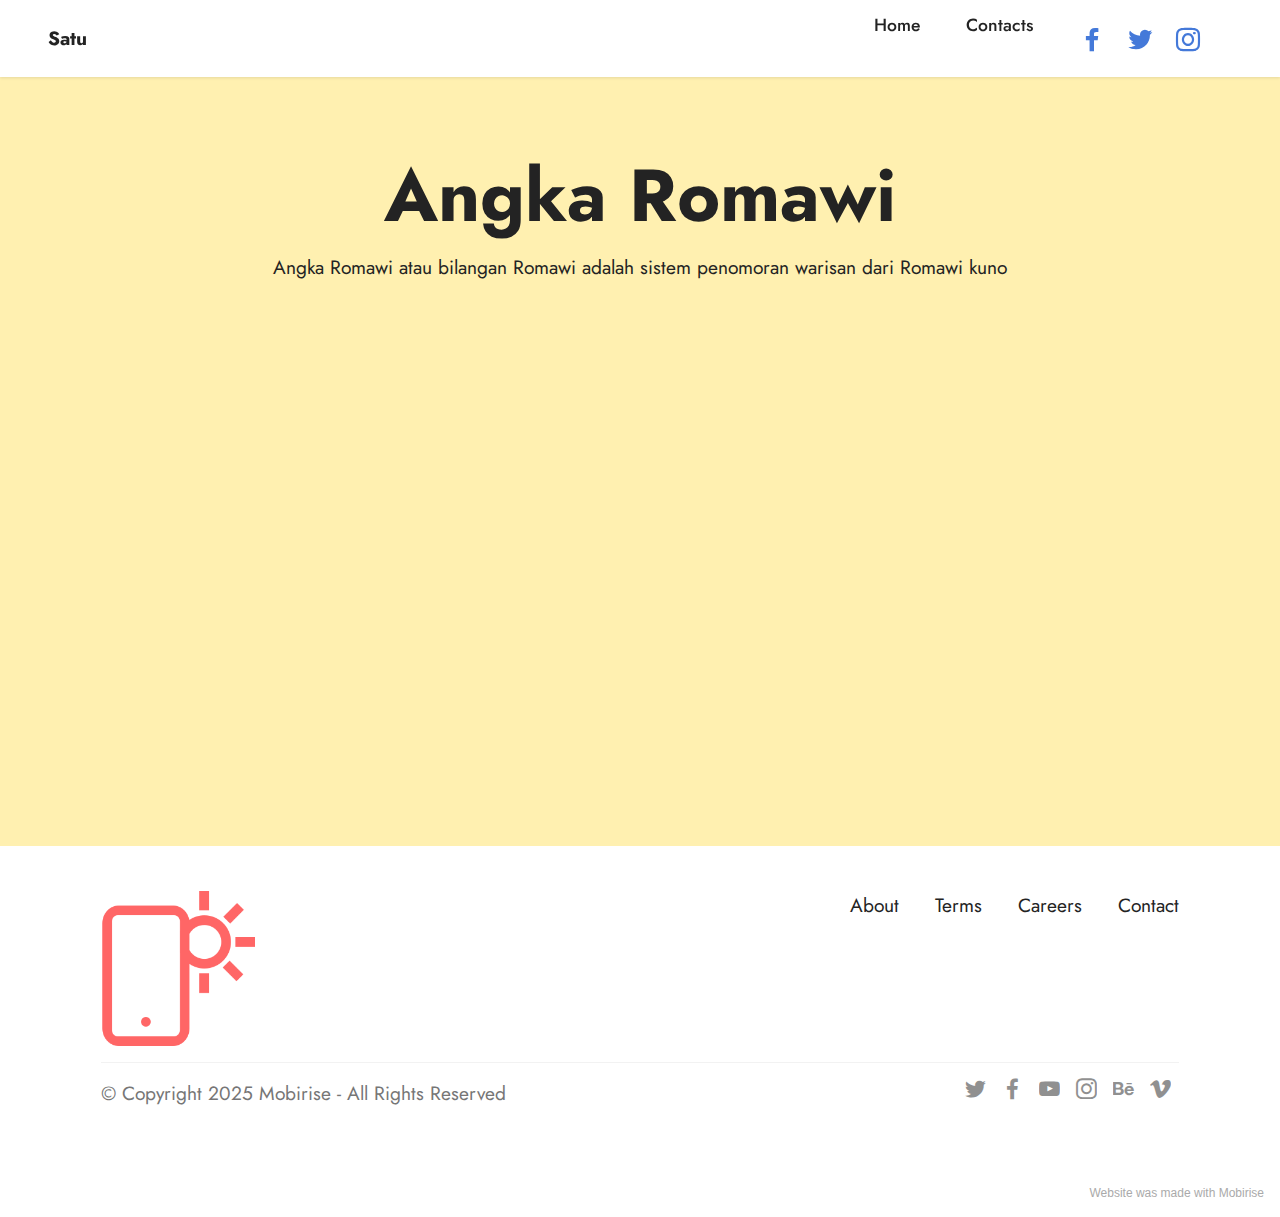
<file: page3.html>
<!DOCTYPE html>
<html  >
<head>
  <!-- Site made with Mobirise Website Builder v5.3.5, https://mobirise.com -->
  <meta charset="UTF-8">
  <meta http-equiv="X-UA-Compatible" content="IE=edge">
  <meta name="generator" content="Mobirise v5.3.5, mobirise.com">
  <meta name="viewport" content="width=device-width, initial-scale=1, minimum-scale=1">
  <link rel="shortcut icon" href="assets/images/logo.png" type="image/x-icon">
  <meta name="description" content="">
  
  
  <title>Angka Romawi</title>
  <link rel="stylesheet" href="assets/tether/tether.min.css">
  <link rel="stylesheet" href="assets/bootstrap/css/bootstrap.min.css">
  <link rel="stylesheet" href="assets/bootstrap/css/bootstrap-grid.min.css">
  <link rel="stylesheet" href="assets/bootstrap/css/bootstrap-reboot.min.css">
  <link rel="stylesheet" href="assets/dropdown/css/style.css">
  <link rel="stylesheet" href="assets/socicon/css/styles.css">
  <link rel="stylesheet" href="assets/theme/css/style.css">
  <link rel="preload" href="https://fonts.googleapis.com/css?family=Jost:100,200,300,400,500,600,700,800,900,100i,200i,300i,400i,500i,600i,700i,800i,900i&display=swap" as="style" onload="this.onload=null;this.rel='stylesheet'">
  <noscript><link rel="stylesheet" href="https://fonts.googleapis.com/css?family=Jost:100,200,300,400,500,600,700,800,900,100i,200i,300i,400i,500i,600i,700i,800i,900i&display=swap"></noscript>
  <link rel="preload" as="style" href="assets/mobirise/css/mbr-additional.css"><link rel="stylesheet" href="assets/mobirise/css/mbr-additional.css" type="text/css">
  
  
  
  
</head>
<body>
  
  <section class="menu menu3 cid-sIXPDTxe7z" once="menu" id="menu3-e">
    
    <nav class="navbar navbar-dropdown navbar-fixed-top navbar-expand-lg">
        <div class="container-fluid">
            <div class="navbar-brand">
                
                <span class="navbar-caption-wrap"><a class="navbar-caption text-black display-7" href="https://mobiri.se">Satu</a></span>
            </div>
            <button class="navbar-toggler" type="button" data-toggle="collapse" data-target="#navbarSupportedContent" aria-controls="navbarNavAltMarkup" aria-expanded="false" aria-label="Toggle navigation">
                <div class="hamburger">
                    <span></span>
                    <span></span>
                    <span></span>
                    <span></span>
                </div>
            </button>
            <div class="collapse navbar-collapse" id="navbarSupportedContent">
                <ul class="navbar-nav nav-dropdown nav-right" data-app-modern-menu="true"><li class="nav-item"><a class="nav-link link text-black text-primary display-4" href="index.html">Home<br><br></a></li>
                    
                    <li class="nav-item"><a class="nav-link link text-black text-primary display-4" href="page1.html">Contacts</a>
                    </li></ul>
                <div class="icons-menu">
                    <a class="iconfont-wrapper" href="https://mobiri.se" target="_blank">
                        <span class="p-2 mbr-iconfont socicon-facebook socicon"></span>
                    </a>
                    <a class="iconfont-wrapper" href="https://mobiri.se" target="_blank">
                        <span class="p-2 mbr-iconfont socicon-twitter socicon"></span>
                    </a>
                    <a class="iconfont-wrapper" href="https://mobiri.se" target="_blank">
                        <span class="p-2 mbr-iconfont socicon-instagram socicon"></span>
                    </a>
                    
                </div>
                
            </div>
        </div>
    </nav>
</section>

<section class="header16 cid-sJ2V8eMzNt" id="header16-m">

    

    

    <div class="container">
        <div class="row justify-content-center">
            <div class="col-12 col-lg-10">
                <h1 class="mbr-section-title mbr-fonts-style mb-3 display-1"><strong>Angka Romawi</strong></h1>
                <p class="mbr-text mbr-fonts-style display-7">
                    Angka Romawi atau bilangan Romawi adalah sistem penomoran warisan dari Romawi kuno</p>
                
                <div class="video-wrapper mt-4"><iframe class="mbr-embedded-video" src="https://www.youtube.com/embed/Zca41dfNdao?rel=0&amp;amp;showinfo=0&amp;autoplay=1&amp;loop=0" width="1280" height="720" frameborder="0" allowfullscreen></iframe></div>
            </div>
        </div>
    </div>
</section>

<section class="footer5 cid-sJ2TdQLdlS" once="footers" id="footer5-f">

    

    

    <div class="container">
        <div class="media-container-row">
            <div class="col-md-2 col-6">
                <div class="media-wrap">
                    <a href="https://mobirise.co/">
                        <img src="assets/images/logo.png" alt="Mobirise">
                    </a>
                </div>
            </div>
            <div class="col-10 col-6">
                <p class="mbr-text align-right links mbr-fonts-style display-7">
                    <a href="#" class="text-black">About</a> &nbsp;&nbsp;&nbsp;&nbsp;
                    <a href="#" class="text-black">Terms</a> &nbsp;&nbsp;&nbsp;&nbsp;
                    <a href="#" class="text-black">Careers</a> &nbsp;&nbsp;&nbsp;&nbsp;
                    <a href="#" class="text-black">Contact</a>
                </p>
            </div>
        </div>
        <!-- <div class="media-container-row">
            <div class="col-md-12"> -->
        <div class="footer-lower">
            <div class="media-container-row">
                <div class="col-md-12">
                    <hr>
                </div>
            </div>
            <div class="media-container-row">
                <div class="col-md-6 copyright">
                    <p class="mbr-text mbr-fonts-style display-7">
                        © Copyright 2025 Mobirise - All Rights Reserved
                    </p>
                </div>
                <div class="col-md-6">
                    <div class="social-list align-right">
                        <div class="soc-item">
                            <a href="https://twitter.com/mobirise" target="_blank">
                                <span class="socicon-twitter socicon mbr-iconfont mbr-iconfont-social"></span>
                            </a>
                        </div>
                        <div class="soc-item">
                            <a href="https://www.facebook.com/pages/Mobirise/1616226671953247" target="_blank">
                                <span class="socicon-facebook socicon mbr-iconfont mbr-iconfont-social"></span>
                            </a>
                        </div>
                        <div class="soc-item">
                            <a href="https://www.youtube.com/c/mobirise" target="_blank">
                                <span class="socicon-youtube socicon mbr-iconfont mbr-iconfont-social"></span>
                            </a>
                        </div>
                        <div class="soc-item">
                            <a href="https://instagram.com/mobirise" target="_blank">
                                <span class="socicon-instagram socicon mbr-iconfont mbr-iconfont-social"></span>
                            </a>
                        </div>
                        <div class="soc-item">
                            <a href="https://www.behance.net/Mobirise" target="_blank">
                                <span class="socicon-behance socicon mbr-iconfont mbr-iconfont-social"></span>
                            </a>
                        </div>
                        <div class="soc-item">
                            <a href="https://vimeo.com/mobirise" target="_blank">
                                <span class="socicon-vimeo socicon mbr-iconfont mbr-iconfont-social"></span>
                            </a>
                        </div>
                    </div>
                </div>
            </div>
            <!-- </div>
            </div> -->
        </div>

    </div>
</section><section style="background-color: #fff; font-family: -apple-system, BlinkMacSystemFont, 'Segoe UI', 'Roboto', 'Helvetica Neue', Arial, sans-serif; color:#aaa; font-size:12px; padding: 0; align-items: center; display: flex;"><a href="https://mobirise.site/f" style="flex: 1 1; height: 3rem; padding-left: 1rem;"></a><p style="flex: 0 0 auto; margin:0; padding-right:1rem;">Website was <a href="https://mobirise.site/g" style="color:#aaa;">made</a> with Mobirise</p></section><script src="assets/web/assets/jquery/jquery.min.js"></script>  <script src="assets/popper/popper.min.js"></script>  <script src="assets/tether/tether.min.js"></script>  <script src="assets/bootstrap/js/bootstrap.min.js"></script>  <script src="assets/smoothscroll/smooth-scroll.js"></script>  <script src="assets/playervimeo/vimeo_player.js"></script>  <script src="assets/dropdown/js/nav-dropdown.js"></script>  <script src="assets/dropdown/js/navbar-dropdown.js"></script>  <script src="assets/touchswipe/jquery.touch-swipe.min.js"></script>  <script src="assets/theme/js/script.js"></script>  
  
  
</body>
</html>
</file>
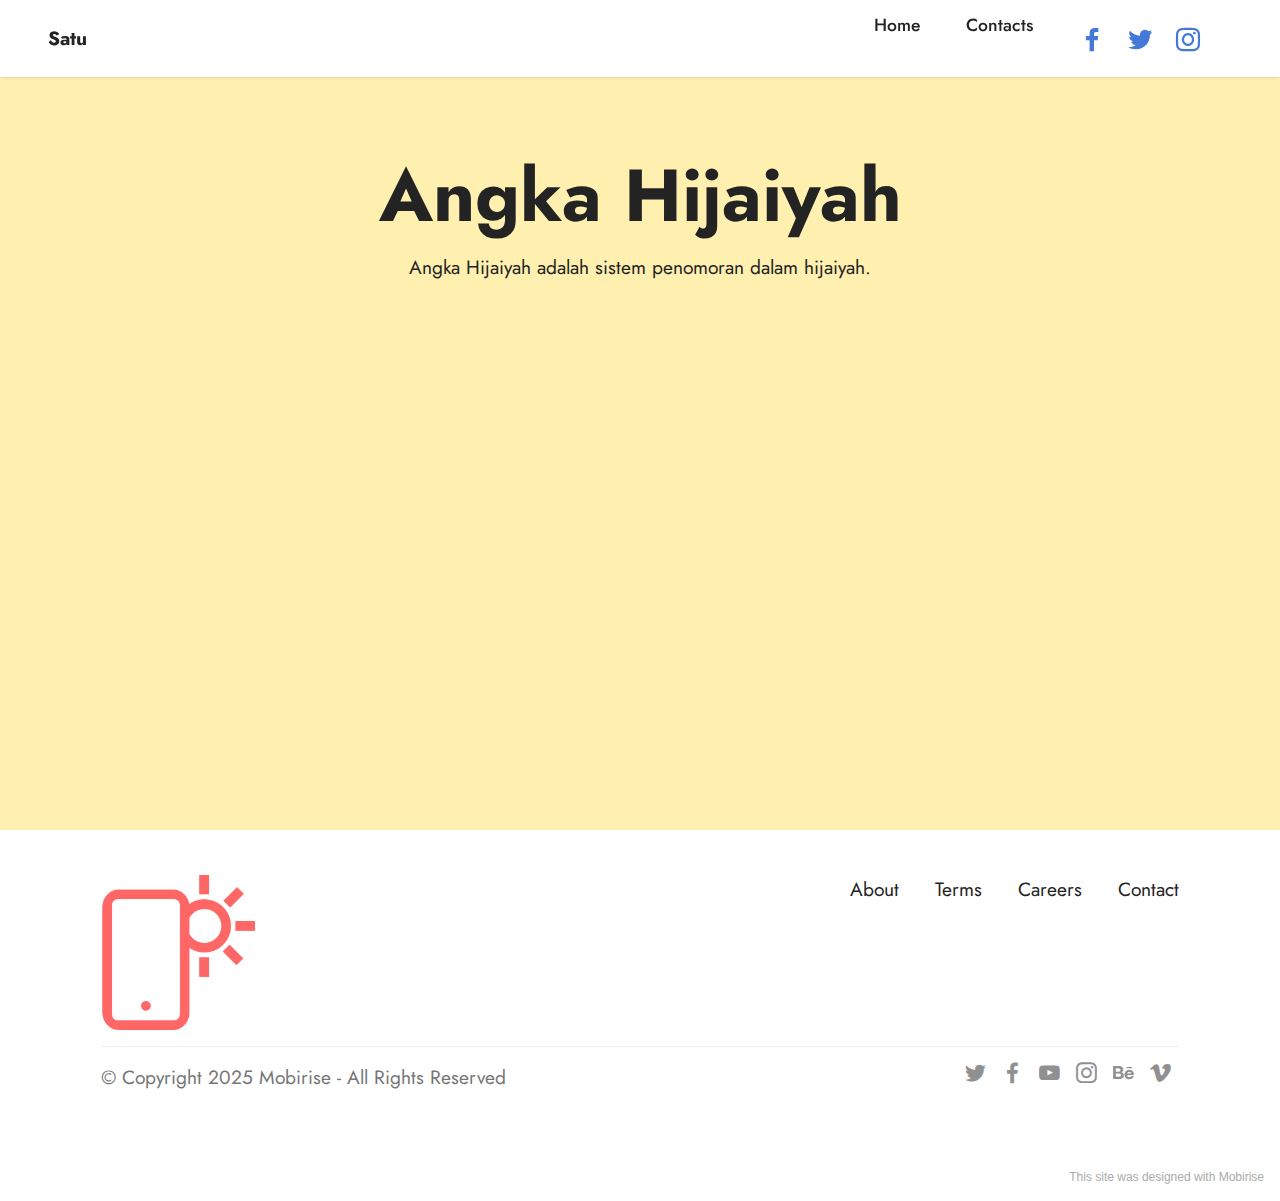
<file: page4.html>
<!DOCTYPE html>
<html  >
<head>
  <!-- Site made with Mobirise Website Builder v5.3.5, https://mobirise.com -->
  <meta charset="UTF-8">
  <meta http-equiv="X-UA-Compatible" content="IE=edge">
  <meta name="generator" content="Mobirise v5.3.5, mobirise.com">
  <meta name="viewport" content="width=device-width, initial-scale=1, minimum-scale=1">
  <link rel="shortcut icon" href="assets/images/logo.png" type="image/x-icon">
  <meta name="description" content="">
  
  
  <title>Angka Hijaiyah</title>
  <link rel="stylesheet" href="assets/tether/tether.min.css">
  <link rel="stylesheet" href="assets/bootstrap/css/bootstrap.min.css">
  <link rel="stylesheet" href="assets/bootstrap/css/bootstrap-grid.min.css">
  <link rel="stylesheet" href="assets/bootstrap/css/bootstrap-reboot.min.css">
  <link rel="stylesheet" href="assets/dropdown/css/style.css">
  <link rel="stylesheet" href="assets/socicon/css/styles.css">
  <link rel="stylesheet" href="assets/theme/css/style.css">
  <link rel="preload" href="https://fonts.googleapis.com/css?family=Jost:100,200,300,400,500,600,700,800,900,100i,200i,300i,400i,500i,600i,700i,800i,900i&display=swap" as="style" onload="this.onload=null;this.rel='stylesheet'">
  <noscript><link rel="stylesheet" href="https://fonts.googleapis.com/css?family=Jost:100,200,300,400,500,600,700,800,900,100i,200i,300i,400i,500i,600i,700i,800i,900i&display=swap"></noscript>
  <link rel="preload" as="style" href="assets/mobirise/css/mbr-additional.css"><link rel="stylesheet" href="assets/mobirise/css/mbr-additional.css" type="text/css">
  
  
  
  
</head>
<body>
  
  <section class="menu menu3 cid-sIXPDTxe7z" once="menu" id="menu3-g">
    
    <nav class="navbar navbar-dropdown navbar-fixed-top navbar-expand-lg">
        <div class="container-fluid">
            <div class="navbar-brand">
                
                <span class="navbar-caption-wrap"><a class="navbar-caption text-black display-7" href="https://mobiri.se">Satu</a></span>
            </div>
            <button class="navbar-toggler" type="button" data-toggle="collapse" data-target="#navbarSupportedContent" aria-controls="navbarNavAltMarkup" aria-expanded="false" aria-label="Toggle navigation">
                <div class="hamburger">
                    <span></span>
                    <span></span>
                    <span></span>
                    <span></span>
                </div>
            </button>
            <div class="collapse navbar-collapse" id="navbarSupportedContent">
                <ul class="navbar-nav nav-dropdown nav-right" data-app-modern-menu="true"><li class="nav-item"><a class="nav-link link text-black text-primary display-4" href="index.html">Home<br><br></a></li>
                    
                    <li class="nav-item"><a class="nav-link link text-black text-primary display-4" href="page1.html">Contacts</a>
                    </li></ul>
                <div class="icons-menu">
                    <a class="iconfont-wrapper" href="https://mobiri.se" target="_blank">
                        <span class="p-2 mbr-iconfont socicon-facebook socicon"></span>
                    </a>
                    <a class="iconfont-wrapper" href="https://mobiri.se" target="_blank">
                        <span class="p-2 mbr-iconfont socicon-twitter socicon"></span>
                    </a>
                    <a class="iconfont-wrapper" href="https://mobiri.se" target="_blank">
                        <span class="p-2 mbr-iconfont socicon-instagram socicon"></span>
                    </a>
                    
                </div>
                
            </div>
        </div>
    </nav>
</section>

<section class="header16 cid-sJ2VT5eqmX" id="header16-n">

    

    

    <div class="container">
        <div class="row justify-content-center">
            <div class="col-12 col-lg-10">
                <h1 class="mbr-section-title mbr-fonts-style mb-3 display-1"><strong>Angka Hijaiyah</strong></h1>
                <p class="mbr-text mbr-fonts-style display-7">
                    Angka Hijaiyah adalah sistem penomoran dalam hijaiyah.</p>
                
                <div class="video-wrapper mt-4"><iframe class="mbr-embedded-video" src="https://www.youtube.com/embed/vDDjr5O_1eI?rel=0&amp;amp;showinfo=0&amp;autoplay=1&amp;loop=0" width="1280" height="720" frameborder="0" allowfullscreen></iframe></div>
            </div>
        </div>
    </div>
</section>

<section class="footer5 cid-sJ2TdQLdlS" once="footers" id="footer5-h">

    

    

    <div class="container">
        <div class="media-container-row">
            <div class="col-md-2 col-6">
                <div class="media-wrap">
                    <a href="https://mobirise.co/">
                        <img src="assets/images/logo.png" alt="Mobirise">
                    </a>
                </div>
            </div>
            <div class="col-10 col-6">
                <p class="mbr-text align-right links mbr-fonts-style display-7">
                    <a href="#" class="text-black">About</a> &nbsp;&nbsp;&nbsp;&nbsp;
                    <a href="#" class="text-black">Terms</a> &nbsp;&nbsp;&nbsp;&nbsp;
                    <a href="#" class="text-black">Careers</a> &nbsp;&nbsp;&nbsp;&nbsp;
                    <a href="#" class="text-black">Contact</a>
                </p>
            </div>
        </div>
        <!-- <div class="media-container-row">
            <div class="col-md-12"> -->
        <div class="footer-lower">
            <div class="media-container-row">
                <div class="col-md-12">
                    <hr>
                </div>
            </div>
            <div class="media-container-row">
                <div class="col-md-6 copyright">
                    <p class="mbr-text mbr-fonts-style display-7">
                        © Copyright 2025 Mobirise - All Rights Reserved
                    </p>
                </div>
                <div class="col-md-6">
                    <div class="social-list align-right">
                        <div class="soc-item">
                            <a href="https://twitter.com/mobirise" target="_blank">
                                <span class="socicon-twitter socicon mbr-iconfont mbr-iconfont-social"></span>
                            </a>
                        </div>
                        <div class="soc-item">
                            <a href="https://www.facebook.com/pages/Mobirise/1616226671953247" target="_blank">
                                <span class="socicon-facebook socicon mbr-iconfont mbr-iconfont-social"></span>
                            </a>
                        </div>
                        <div class="soc-item">
                            <a href="https://www.youtube.com/c/mobirise" target="_blank">
                                <span class="socicon-youtube socicon mbr-iconfont mbr-iconfont-social"></span>
                            </a>
                        </div>
                        <div class="soc-item">
                            <a href="https://instagram.com/mobirise" target="_blank">
                                <span class="socicon-instagram socicon mbr-iconfont mbr-iconfont-social"></span>
                            </a>
                        </div>
                        <div class="soc-item">
                            <a href="https://www.behance.net/Mobirise" target="_blank">
                                <span class="socicon-behance socicon mbr-iconfont mbr-iconfont-social"></span>
                            </a>
                        </div>
                        <div class="soc-item">
                            <a href="https://vimeo.com/mobirise" target="_blank">
                                <span class="socicon-vimeo socicon mbr-iconfont mbr-iconfont-social"></span>
                            </a>
                        </div>
                    </div>
                </div>
            </div>
            <!-- </div>
            </div> -->
        </div>

    </div>
</section><section style="background-color: #fff; font-family: -apple-system, BlinkMacSystemFont, 'Segoe UI', 'Roboto', 'Helvetica Neue', Arial, sans-serif; color:#aaa; font-size:12px; padding: 0; align-items: center; display: flex;"><a href="https://mobirise.site/c" style="flex: 1 1; height: 3rem; padding-left: 1rem;"></a><p style="flex: 0 0 auto; margin:0; padding-right:1rem;">This <a href="https://mobirise.site/e" style="color:#aaa;">site</a> was designed with Mobirise</p></section><script src="assets/web/assets/jquery/jquery.min.js"></script>  <script src="assets/popper/popper.min.js"></script>  <script src="assets/tether/tether.min.js"></script>  <script src="assets/bootstrap/js/bootstrap.min.js"></script>  <script src="assets/smoothscroll/smooth-scroll.js"></script>  <script src="assets/playervimeo/vimeo_player.js"></script>  <script src="assets/dropdown/js/nav-dropdown.js"></script>  <script src="assets/dropdown/js/navbar-dropdown.js"></script>  <script src="assets/touchswipe/jquery.touch-swipe.min.js"></script>  <script src="assets/theme/js/script.js"></script>  
  
  
</body>
</html>
</file>
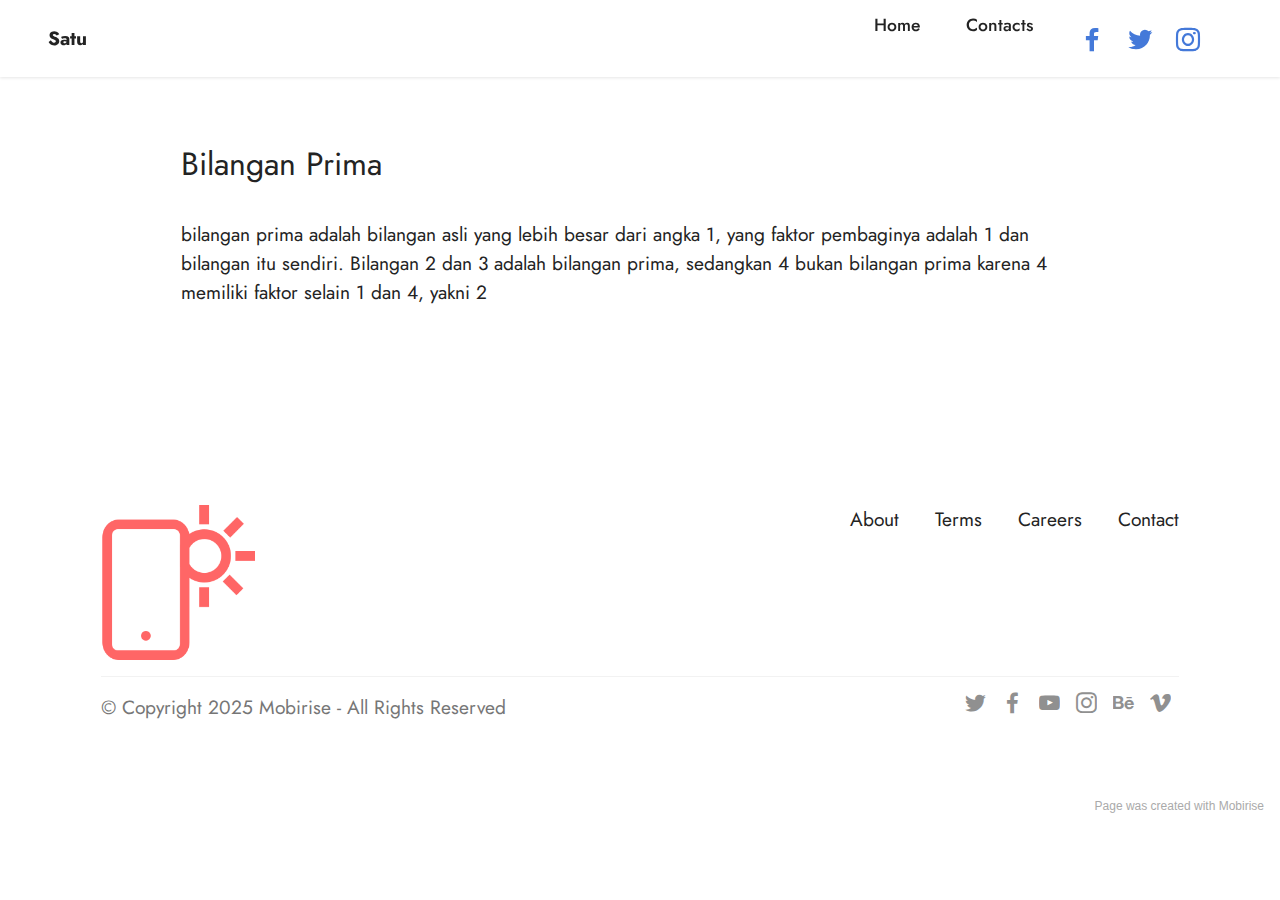
<file: page5.html>
<!DOCTYPE html>
<html  >
<head>
  <!-- Site made with Mobirise Website Builder v5.3.5, https://mobirise.com -->
  <meta charset="UTF-8">
  <meta http-equiv="X-UA-Compatible" content="IE=edge">
  <meta name="generator" content="Mobirise v5.3.5, mobirise.com">
  <meta name="viewport" content="width=device-width, initial-scale=1, minimum-scale=1">
  <link rel="shortcut icon" href="assets/images/logo.png" type="image/x-icon">
  <meta name="description" content="">
  
  
  <title>Bilangan Prima</title>
  <link rel="stylesheet" href="assets/tether/tether.min.css">
  <link rel="stylesheet" href="assets/bootstrap/css/bootstrap.min.css">
  <link rel="stylesheet" href="assets/bootstrap/css/bootstrap-grid.min.css">
  <link rel="stylesheet" href="assets/bootstrap/css/bootstrap-reboot.min.css">
  <link rel="stylesheet" href="assets/dropdown/css/style.css">
  <link rel="stylesheet" href="assets/socicon/css/styles.css">
  <link rel="stylesheet" href="assets/theme/css/style.css">
  <link rel="preload" href="https://fonts.googleapis.com/css?family=Jost:100,200,300,400,500,600,700,800,900,100i,200i,300i,400i,500i,600i,700i,800i,900i&display=swap" as="style" onload="this.onload=null;this.rel='stylesheet'">
  <noscript><link rel="stylesheet" href="https://fonts.googleapis.com/css?family=Jost:100,200,300,400,500,600,700,800,900,100i,200i,300i,400i,500i,600i,700i,800i,900i&display=swap"></noscript>
  <link rel="preload" as="style" href="assets/mobirise/css/mbr-additional.css"><link rel="stylesheet" href="assets/mobirise/css/mbr-additional.css" type="text/css">
  
  
  
  
</head>
<body>
  
  <section class="menu menu3 cid-sIXPDTxe7z" once="menu" id="menu3-q">
    
    <nav class="navbar navbar-dropdown navbar-fixed-top navbar-expand-lg">
        <div class="container-fluid">
            <div class="navbar-brand">
                
                <span class="navbar-caption-wrap"><a class="navbar-caption text-black display-7" href="https://mobiri.se">Satu</a></span>
            </div>
            <button class="navbar-toggler" type="button" data-toggle="collapse" data-target="#navbarSupportedContent" aria-controls="navbarNavAltMarkup" aria-expanded="false" aria-label="Toggle navigation">
                <div class="hamburger">
                    <span></span>
                    <span></span>
                    <span></span>
                    <span></span>
                </div>
            </button>
            <div class="collapse navbar-collapse" id="navbarSupportedContent">
                <ul class="navbar-nav nav-dropdown nav-right" data-app-modern-menu="true"><li class="nav-item"><a class="nav-link link text-black text-primary display-4" href="index.html">Home<br><br></a></li>
                    
                    <li class="nav-item"><a class="nav-link link text-black text-primary display-4" href="page1.html">Contacts</a>
                    </li></ul>
                <div class="icons-menu">
                    <a class="iconfont-wrapper" href="https://mobiri.se" target="_blank">
                        <span class="p-2 mbr-iconfont socicon-facebook socicon"></span>
                    </a>
                    <a class="iconfont-wrapper" href="https://mobiri.se" target="_blank">
                        <span class="p-2 mbr-iconfont socicon-twitter socicon"></span>
                    </a>
                    <a class="iconfont-wrapper" href="https://mobiri.se" target="_blank">
                        <span class="p-2 mbr-iconfont socicon-instagram socicon"></span>
                    </a>
                    
                </div>
                
            </div>
        </div>
    </nav>
</section>

<section class="content5 cid-sJ34gzNWOr" id="content5-y">
    
    <div class="container">
        <div class="row justify-content-center">
            <div class="col-md-12 col-lg-10">
                
                <h4 class="mbr-section-subtitle mbr-fonts-style mb-4 display-5">Bilangan Prima</h4>
                <p class="mbr-text mbr-fonts-style display-7">bilangan prima adalah bilangan asli yang lebih besar dari angka 1, yang faktor pembaginya adalah 1 dan bilangan itu sendiri.  Bilangan 2 dan 3 adalah bilangan prima, sedangkan 4 bukan bilangan prima karena 4 memiliki faktor selain 1 dan 4, yakni 2
<br>
<br><br></p>
            </div>
        </div>
    </div>
</section>

<section class="footer5 cid-sJ2TdQLdlS" once="footers" id="footer5-r">

    

    

    <div class="container">
        <div class="media-container-row">
            <div class="col-md-2 col-6">
                <div class="media-wrap">
                    <a href="https://mobirise.co/">
                        <img src="assets/images/logo.png" alt="Mobirise">
                    </a>
                </div>
            </div>
            <div class="col-10 col-6">
                <p class="mbr-text align-right links mbr-fonts-style display-7">
                    <a href="#" class="text-black">About</a> &nbsp;&nbsp;&nbsp;&nbsp;
                    <a href="#" class="text-black">Terms</a> &nbsp;&nbsp;&nbsp;&nbsp;
                    <a href="#" class="text-black">Careers</a> &nbsp;&nbsp;&nbsp;&nbsp;
                    <a href="#" class="text-black">Contact</a>
                </p>
            </div>
        </div>
        <!-- <div class="media-container-row">
            <div class="col-md-12"> -->
        <div class="footer-lower">
            <div class="media-container-row">
                <div class="col-md-12">
                    <hr>
                </div>
            </div>
            <div class="media-container-row">
                <div class="col-md-6 copyright">
                    <p class="mbr-text mbr-fonts-style display-7">
                        © Copyright 2025 Mobirise - All Rights Reserved
                    </p>
                </div>
                <div class="col-md-6">
                    <div class="social-list align-right">
                        <div class="soc-item">
                            <a href="https://twitter.com/mobirise" target="_blank">
                                <span class="socicon-twitter socicon mbr-iconfont mbr-iconfont-social"></span>
                            </a>
                        </div>
                        <div class="soc-item">
                            <a href="https://www.facebook.com/pages/Mobirise/1616226671953247" target="_blank">
                                <span class="socicon-facebook socicon mbr-iconfont mbr-iconfont-social"></span>
                            </a>
                        </div>
                        <div class="soc-item">
                            <a href="https://www.youtube.com/c/mobirise" target="_blank">
                                <span class="socicon-youtube socicon mbr-iconfont mbr-iconfont-social"></span>
                            </a>
                        </div>
                        <div class="soc-item">
                            <a href="https://instagram.com/mobirise" target="_blank">
                                <span class="socicon-instagram socicon mbr-iconfont mbr-iconfont-social"></span>
                            </a>
                        </div>
                        <div class="soc-item">
                            <a href="https://www.behance.net/Mobirise" target="_blank">
                                <span class="socicon-behance socicon mbr-iconfont mbr-iconfont-social"></span>
                            </a>
                        </div>
                        <div class="soc-item">
                            <a href="https://vimeo.com/mobirise" target="_blank">
                                <span class="socicon-vimeo socicon mbr-iconfont mbr-iconfont-social"></span>
                            </a>
                        </div>
                    </div>
                </div>
            </div>
            <!-- </div>
            </div> -->
        </div>

    </div>
</section><section style="background-color: #fff; font-family: -apple-system, BlinkMacSystemFont, 'Segoe UI', 'Roboto', 'Helvetica Neue', Arial, sans-serif; color:#aaa; font-size:12px; padding: 0; align-items: center; display: flex;"><a href="https://mobirise.site/x" style="flex: 1 1; height: 3rem; padding-left: 1rem;"></a><p style="flex: 0 0 auto; margin:0; padding-right:1rem;">Page <a href="https://mobirise.site/f" style="color:#aaa;">was created</a> with Mobirise</p></section><script src="assets/web/assets/jquery/jquery.min.js"></script>  <script src="assets/popper/popper.min.js"></script>  <script src="assets/tether/tether.min.js"></script>  <script src="assets/bootstrap/js/bootstrap.min.js"></script>  <script src="assets/smoothscroll/smooth-scroll.js"></script>  <script src="assets/dropdown/js/nav-dropdown.js"></script>  <script src="assets/dropdown/js/navbar-dropdown.js"></script>  <script src="assets/touchswipe/jquery.touch-swipe.min.js"></script>  <script src="assets/theme/js/script.js"></script>  
  
  
</body>
</html>
</file>
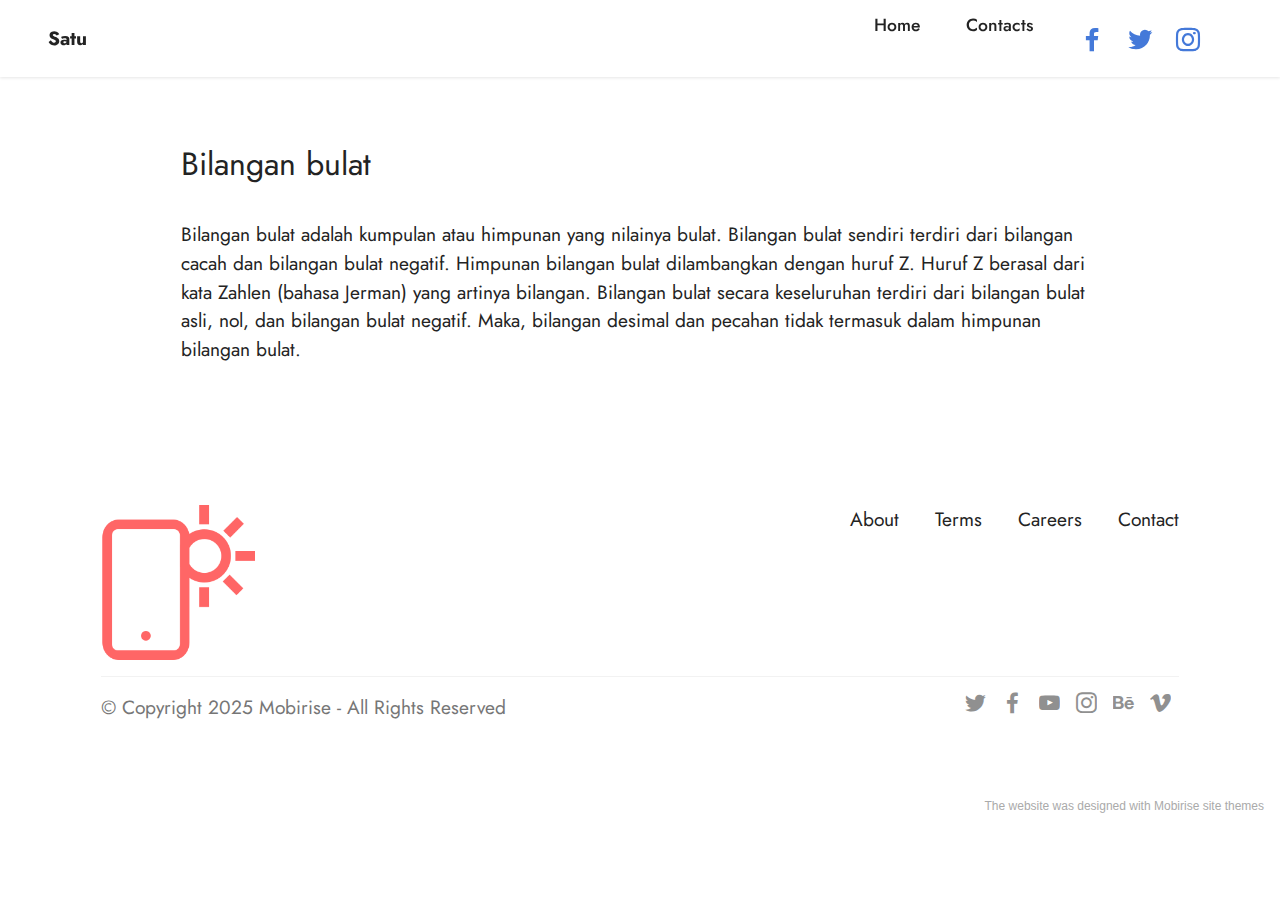
<file: page6.html>
<!DOCTYPE html>
<html  >
<head>
  <!-- Site made with Mobirise Website Builder v5.3.5, https://mobirise.com -->
  <meta charset="UTF-8">
  <meta http-equiv="X-UA-Compatible" content="IE=edge">
  <meta name="generator" content="Mobirise v5.3.5, mobirise.com">
  <meta name="viewport" content="width=device-width, initial-scale=1, minimum-scale=1">
  <link rel="shortcut icon" href="assets/images/logo.png" type="image/x-icon">
  <meta name="description" content="">
  
  
  <title>Bilangan Bulat</title>
  <link rel="stylesheet" href="assets/tether/tether.min.css">
  <link rel="stylesheet" href="assets/bootstrap/css/bootstrap.min.css">
  <link rel="stylesheet" href="assets/bootstrap/css/bootstrap-grid.min.css">
  <link rel="stylesheet" href="assets/bootstrap/css/bootstrap-reboot.min.css">
  <link rel="stylesheet" href="assets/dropdown/css/style.css">
  <link rel="stylesheet" href="assets/socicon/css/styles.css">
  <link rel="stylesheet" href="assets/theme/css/style.css">
  <link rel="preload" href="https://fonts.googleapis.com/css?family=Jost:100,200,300,400,500,600,700,800,900,100i,200i,300i,400i,500i,600i,700i,800i,900i&display=swap" as="style" onload="this.onload=null;this.rel='stylesheet'">
  <noscript><link rel="stylesheet" href="https://fonts.googleapis.com/css?family=Jost:100,200,300,400,500,600,700,800,900,100i,200i,300i,400i,500i,600i,700i,800i,900i&display=swap"></noscript>
  <link rel="preload" as="style" href="assets/mobirise/css/mbr-additional.css"><link rel="stylesheet" href="assets/mobirise/css/mbr-additional.css" type="text/css">
  
  
  
  
</head>
<body>
  
  <section class="menu menu3 cid-sIXPDTxe7z" once="menu" id="menu3-s">
    
    <nav class="navbar navbar-dropdown navbar-fixed-top navbar-expand-lg">
        <div class="container-fluid">
            <div class="navbar-brand">
                
                <span class="navbar-caption-wrap"><a class="navbar-caption text-black display-7" href="https://mobiri.se">Satu</a></span>
            </div>
            <button class="navbar-toggler" type="button" data-toggle="collapse" data-target="#navbarSupportedContent" aria-controls="navbarNavAltMarkup" aria-expanded="false" aria-label="Toggle navigation">
                <div class="hamburger">
                    <span></span>
                    <span></span>
                    <span></span>
                    <span></span>
                </div>
            </button>
            <div class="collapse navbar-collapse" id="navbarSupportedContent">
                <ul class="navbar-nav nav-dropdown nav-right" data-app-modern-menu="true"><li class="nav-item"><a class="nav-link link text-black text-primary display-4" href="index.html">Home<br><br></a></li>
                    
                    <li class="nav-item"><a class="nav-link link text-black text-primary display-4" href="page1.html">Contacts</a>
                    </li></ul>
                <div class="icons-menu">
                    <a class="iconfont-wrapper" href="https://mobiri.se" target="_blank">
                        <span class="p-2 mbr-iconfont socicon-facebook socicon"></span>
                    </a>
                    <a class="iconfont-wrapper" href="https://mobiri.se" target="_blank">
                        <span class="p-2 mbr-iconfont socicon-twitter socicon"></span>
                    </a>
                    <a class="iconfont-wrapper" href="https://mobiri.se" target="_blank">
                        <span class="p-2 mbr-iconfont socicon-instagram socicon"></span>
                    </a>
                    
                </div>
                
            </div>
        </div>
    </nav>
</section>

<section class="content5 cid-sJ33H03Xod" id="content5-x">
    
    <div class="container">
        <div class="row justify-content-center">
            <div class="col-md-12 col-lg-10">
                
                <h4 class="mbr-section-subtitle mbr-fonts-style mb-4 display-5">Bilangan bulat</h4>
                <p class="mbr-text mbr-fonts-style display-7">Bilangan bulat adalah kumpulan atau himpunan yang nilainya bulat. Bilangan bulat sendiri terdiri dari bilangan cacah dan bilangan bulat negatif. Himpunan bilangan bulat dilambangkan dengan huruf Z. Huruf Z berasal dari kata Zahlen (bahasa Jerman) yang artinya bilangan. Bilangan bulat secara keseluruhan terdiri dari bilangan bulat asli, nol, dan bilangan bulat negatif. Maka, bilangan desimal dan pecahan tidak termasuk dalam himpunan bilangan bulat.</p>
            </div>
        </div>
    </div>
</section>

<section class="footer5 cid-sJ2TdQLdlS" once="footers" id="footer5-t">

    

    

    <div class="container">
        <div class="media-container-row">
            <div class="col-md-2 col-6">
                <div class="media-wrap">
                    <a href="https://mobirise.co/">
                        <img src="assets/images/logo.png" alt="Mobirise">
                    </a>
                </div>
            </div>
            <div class="col-10 col-6">
                <p class="mbr-text align-right links mbr-fonts-style display-7">
                    <a href="#" class="text-black">About</a> &nbsp;&nbsp;&nbsp;&nbsp;
                    <a href="#" class="text-black">Terms</a> &nbsp;&nbsp;&nbsp;&nbsp;
                    <a href="#" class="text-black">Careers</a> &nbsp;&nbsp;&nbsp;&nbsp;
                    <a href="#" class="text-black">Contact</a>
                </p>
            </div>
        </div>
        <!-- <div class="media-container-row">
            <div class="col-md-12"> -->
        <div class="footer-lower">
            <div class="media-container-row">
                <div class="col-md-12">
                    <hr>
                </div>
            </div>
            <div class="media-container-row">
                <div class="col-md-6 copyright">
                    <p class="mbr-text mbr-fonts-style display-7">
                        © Copyright 2025 Mobirise - All Rights Reserved
                    </p>
                </div>
                <div class="col-md-6">
                    <div class="social-list align-right">
                        <div class="soc-item">
                            <a href="https://twitter.com/mobirise" target="_blank">
                                <span class="socicon-twitter socicon mbr-iconfont mbr-iconfont-social"></span>
                            </a>
                        </div>
                        <div class="soc-item">
                            <a href="https://www.facebook.com/pages/Mobirise/1616226671953247" target="_blank">
                                <span class="socicon-facebook socicon mbr-iconfont mbr-iconfont-social"></span>
                            </a>
                        </div>
                        <div class="soc-item">
                            <a href="https://www.youtube.com/c/mobirise" target="_blank">
                                <span class="socicon-youtube socicon mbr-iconfont mbr-iconfont-social"></span>
                            </a>
                        </div>
                        <div class="soc-item">
                            <a href="https://instagram.com/mobirise" target="_blank">
                                <span class="socicon-instagram socicon mbr-iconfont mbr-iconfont-social"></span>
                            </a>
                        </div>
                        <div class="soc-item">
                            <a href="https://www.behance.net/Mobirise" target="_blank">
                                <span class="socicon-behance socicon mbr-iconfont mbr-iconfont-social"></span>
                            </a>
                        </div>
                        <div class="soc-item">
                            <a href="https://vimeo.com/mobirise" target="_blank">
                                <span class="socicon-vimeo socicon mbr-iconfont mbr-iconfont-social"></span>
                            </a>
                        </div>
                    </div>
                </div>
            </div>
            <!-- </div>
            </div> -->
        </div>

    </div>
</section><section style="background-color: #fff; font-family: -apple-system, BlinkMacSystemFont, 'Segoe UI', 'Roboto', 'Helvetica Neue', Arial, sans-serif; color:#aaa; font-size:12px; padding: 0; align-items: center; display: flex;"><a href="https://mobirise.site/l" style="flex: 1 1; height: 3rem; padding-left: 1rem;"></a><p style="flex: 0 0 auto; margin:0; padding-right:1rem;"><a href="https://mobirise.site/q" style="color:#aaa;">The website</a> was designed with Mobirise site themes</p></section><script src="assets/web/assets/jquery/jquery.min.js"></script>  <script src="assets/popper/popper.min.js"></script>  <script src="assets/tether/tether.min.js"></script>  <script src="assets/bootstrap/js/bootstrap.min.js"></script>  <script src="assets/smoothscroll/smooth-scroll.js"></script>  <script src="assets/dropdown/js/nav-dropdown.js"></script>  <script src="assets/dropdown/js/navbar-dropdown.js"></script>  <script src="assets/touchswipe/jquery.touch-swipe.min.js"></script>  <script src="assets/theme/js/script.js"></script>  
  
  
</body>
</html>
</file>
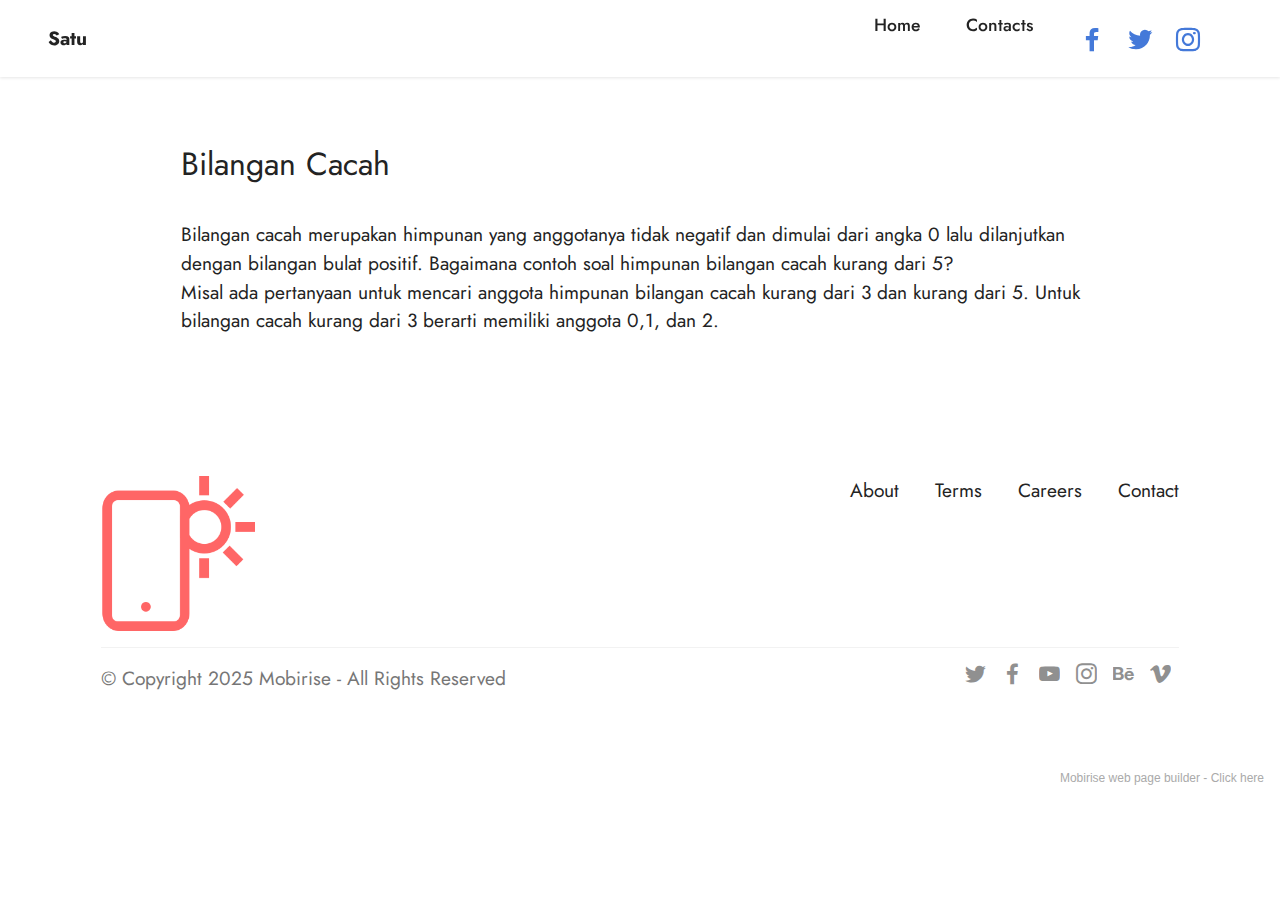
<file: page7.html>
<!DOCTYPE html>
<html  >
<head>
  <!-- Site made with Mobirise Website Builder v5.3.5, https://mobirise.com -->
  <meta charset="UTF-8">
  <meta http-equiv="X-UA-Compatible" content="IE=edge">
  <meta name="generator" content="Mobirise v5.3.5, mobirise.com">
  <meta name="viewport" content="width=device-width, initial-scale=1, minimum-scale=1">
  <link rel="shortcut icon" href="assets/images/logo.png" type="image/x-icon">
  <meta name="description" content="">
  
  
  <title>Bilangan Cacah</title>
  <link rel="stylesheet" href="assets/tether/tether.min.css">
  <link rel="stylesheet" href="assets/bootstrap/css/bootstrap.min.css">
  <link rel="stylesheet" href="assets/bootstrap/css/bootstrap-grid.min.css">
  <link rel="stylesheet" href="assets/bootstrap/css/bootstrap-reboot.min.css">
  <link rel="stylesheet" href="assets/dropdown/css/style.css">
  <link rel="stylesheet" href="assets/socicon/css/styles.css">
  <link rel="stylesheet" href="assets/theme/css/style.css">
  <link rel="preload" href="https://fonts.googleapis.com/css?family=Jost:100,200,300,400,500,600,700,800,900,100i,200i,300i,400i,500i,600i,700i,800i,900i&display=swap" as="style" onload="this.onload=null;this.rel='stylesheet'">
  <noscript><link rel="stylesheet" href="https://fonts.googleapis.com/css?family=Jost:100,200,300,400,500,600,700,800,900,100i,200i,300i,400i,500i,600i,700i,800i,900i&display=swap"></noscript>
  <link rel="preload" as="style" href="assets/mobirise/css/mbr-additional.css"><link rel="stylesheet" href="assets/mobirise/css/mbr-additional.css" type="text/css">
  
  
  
  
</head>
<body>
  
  <section class="menu menu3 cid-sIXPDTxe7z" once="menu" id="menu3-u">
    
    <nav class="navbar navbar-dropdown navbar-fixed-top navbar-expand-lg">
        <div class="container-fluid">
            <div class="navbar-brand">
                
                <span class="navbar-caption-wrap"><a class="navbar-caption text-black display-7" href="https://mobiri.se">Satu</a></span>
            </div>
            <button class="navbar-toggler" type="button" data-toggle="collapse" data-target="#navbarSupportedContent" aria-controls="navbarNavAltMarkup" aria-expanded="false" aria-label="Toggle navigation">
                <div class="hamburger">
                    <span></span>
                    <span></span>
                    <span></span>
                    <span></span>
                </div>
            </button>
            <div class="collapse navbar-collapse" id="navbarSupportedContent">
                <ul class="navbar-nav nav-dropdown nav-right" data-app-modern-menu="true"><li class="nav-item"><a class="nav-link link text-black text-primary display-4" href="index.html">Home<br><br></a></li>
                    
                    <li class="nav-item"><a class="nav-link link text-black text-primary display-4" href="page1.html">Contacts</a>
                    </li></ul>
                <div class="icons-menu">
                    <a class="iconfont-wrapper" href="https://mobiri.se" target="_blank">
                        <span class="p-2 mbr-iconfont socicon-facebook socicon"></span>
                    </a>
                    <a class="iconfont-wrapper" href="https://mobiri.se" target="_blank">
                        <span class="p-2 mbr-iconfont socicon-twitter socicon"></span>
                    </a>
                    <a class="iconfont-wrapper" href="https://mobiri.se" target="_blank">
                        <span class="p-2 mbr-iconfont socicon-instagram socicon"></span>
                    </a>
                    
                </div>
                
            </div>
        </div>
    </nav>
</section>

<section class="content5 cid-sJ33p7j9q2" id="content5-w">
    
    <div class="container">
        <div class="row justify-content-center">
            <div class="col-md-12 col-lg-10">
                
                <h4 class="mbr-section-subtitle mbr-fonts-style mb-4 display-5">Bilangan Cacah&nbsp;</h4>
                <p class="mbr-text mbr-fonts-style display-7">Bilangan cacah merupakan himpunan yang anggotanya tidak negatif dan dimulai dari angka 0 lalu dilanjutkan dengan bilangan bulat positif. Bagaimana contoh soal himpunan bilangan cacah kurang dari 5?
<br>Misal ada pertanyaan untuk mencari anggota himpunan bilangan cacah kurang dari 3 dan kurang dari 5. Untuk bilangan cacah kurang dari 3 berarti memiliki anggota 0,1, dan 2.</p>
            </div>
        </div>
    </div>
</section>

<section class="footer5 cid-sJ2TdQLdlS" once="footers" id="footer5-v">

    

    

    <div class="container">
        <div class="media-container-row">
            <div class="col-md-2 col-6">
                <div class="media-wrap">
                    <a href="https://mobirise.co/">
                        <img src="assets/images/logo.png" alt="Mobirise">
                    </a>
                </div>
            </div>
            <div class="col-10 col-6">
                <p class="mbr-text align-right links mbr-fonts-style display-7">
                    <a href="#" class="text-black">About</a> &nbsp;&nbsp;&nbsp;&nbsp;
                    <a href="#" class="text-black">Terms</a> &nbsp;&nbsp;&nbsp;&nbsp;
                    <a href="#" class="text-black">Careers</a> &nbsp;&nbsp;&nbsp;&nbsp;
                    <a href="#" class="text-black">Contact</a>
                </p>
            </div>
        </div>
        <!-- <div class="media-container-row">
            <div class="col-md-12"> -->
        <div class="footer-lower">
            <div class="media-container-row">
                <div class="col-md-12">
                    <hr>
                </div>
            </div>
            <div class="media-container-row">
                <div class="col-md-6 copyright">
                    <p class="mbr-text mbr-fonts-style display-7">
                        © Copyright 2025 Mobirise - All Rights Reserved
                    </p>
                </div>
                <div class="col-md-6">
                    <div class="social-list align-right">
                        <div class="soc-item">
                            <a href="https://twitter.com/mobirise" target="_blank">
                                <span class="socicon-twitter socicon mbr-iconfont mbr-iconfont-social"></span>
                            </a>
                        </div>
                        <div class="soc-item">
                            <a href="https://www.facebook.com/pages/Mobirise/1616226671953247" target="_blank">
                                <span class="socicon-facebook socicon mbr-iconfont mbr-iconfont-social"></span>
                            </a>
                        </div>
                        <div class="soc-item">
                            <a href="https://www.youtube.com/c/mobirise" target="_blank">
                                <span class="socicon-youtube socicon mbr-iconfont mbr-iconfont-social"></span>
                            </a>
                        </div>
                        <div class="soc-item">
                            <a href="https://instagram.com/mobirise" target="_blank">
                                <span class="socicon-instagram socicon mbr-iconfont mbr-iconfont-social"></span>
                            </a>
                        </div>
                        <div class="soc-item">
                            <a href="https://www.behance.net/Mobirise" target="_blank">
                                <span class="socicon-behance socicon mbr-iconfont mbr-iconfont-social"></span>
                            </a>
                        </div>
                        <div class="soc-item">
                            <a href="https://vimeo.com/mobirise" target="_blank">
                                <span class="socicon-vimeo socicon mbr-iconfont mbr-iconfont-social"></span>
                            </a>
                        </div>
                    </div>
                </div>
            </div>
            <!-- </div>
            </div> -->
        </div>

    </div>
</section><section style="background-color: #fff; font-family: -apple-system, BlinkMacSystemFont, 'Segoe UI', 'Roboto', 'Helvetica Neue', Arial, sans-serif; color:#aaa; font-size:12px; padding: 0; align-items: center; display: flex;"><a href="https://mobirise.site/m" style="flex: 1 1; height: 3rem; padding-left: 1rem;"></a><p style="flex: 0 0 auto; margin:0; padding-right:1rem;">Mobirise web page builder - <a href="https://mobirise.site/n" style="color:#aaa;">Click here</a></p></section><script src="assets/web/assets/jquery/jquery.min.js"></script>  <script src="assets/popper/popper.min.js"></script>  <script src="assets/tether/tether.min.js"></script>  <script src="assets/bootstrap/js/bootstrap.min.js"></script>  <script src="assets/smoothscroll/smooth-scroll.js"></script>  <script src="assets/dropdown/js/nav-dropdown.js"></script>  <script src="assets/dropdown/js/navbar-dropdown.js"></script>  <script src="assets/touchswipe/jquery.touch-swipe.min.js"></script>  <script src="assets/theme/js/script.js"></script>  
  
  
</body>
</html>
</file>
<file: assets/dropdown/css/style.css>
.navbar-dropdown {
  left: 0;
  padding: 0;
  position: absolute;
  right: 0;
  top: 0;
  transition: all 0.45s ease;
  z-index: 1030;
  background: #282828; }
  .navbar-dropdown .navbar-logo {
    margin-right: 0.8rem;
    transition: margin 0.3s ease-in-out;
    vertical-align: middle; }
    .navbar-dropdown .navbar-logo img {
      height: 3.125rem;
      transition: all 0.3s ease-in-out; }
    .navbar-dropdown .navbar-logo.mbr-iconfont {
      font-size: 3.125rem;
      line-height: 3.125rem; }
  .navbar-dropdown .navbar-caption {
    font-weight: 700;
    white-space: normal;
    vertical-align: -4px;
    line-height: 3.125rem !important; }
    .navbar-dropdown .navbar-caption, .navbar-dropdown .navbar-caption:hover {
      color: inherit;
      text-decoration: none; }
  .navbar-dropdown .mbr-iconfont + .navbar-caption {
    vertical-align: -1px; }
  .navbar-dropdown.navbar-fixed-top {
    position: fixed; }
  .navbar-dropdown .navbar-brand span {
    vertical-align: -4px; }
  .navbar-dropdown.bg-color.transparent {
    background: none; }
  .navbar-dropdown.navbar-short .navbar-brand {
    padding: 0.625rem 0; }
    .navbar-dropdown.navbar-short .navbar-brand span {
      vertical-align: -1px; }
  .navbar-dropdown.navbar-short .navbar-caption {
    line-height: 2.375rem !important;
    vertical-align: -2px; }
  .navbar-dropdown.navbar-short .navbar-logo {
    margin-right: 0.5rem; }
    .navbar-dropdown.navbar-short .navbar-logo img {
      height: 2.375rem; }
    .navbar-dropdown.navbar-short .navbar-logo.mbr-iconfont {
      font-size: 2.375rem;
      line-height: 2.375rem; }
  .navbar-dropdown.navbar-short .mbr-table-cell {
    height: 3.625rem; }
  .navbar-dropdown .navbar-close {
    left: 0.6875rem;
    position: fixed;
    top: 0.75rem;
    z-index: 1000; }
  .navbar-dropdown .hamburger-icon {
    content: "";
    display: inline-block;
    vertical-align: middle;
    width: 16px;
    -webkit-box-shadow: 0 -6px 0 1px #282828,0 0 0 1px #282828,0 6px 0 1px #282828;
    -moz-box-shadow: 0 -6px 0 1px #282828,0 0 0 1px #282828,0 6px 0 1px #282828;
    box-shadow: 0 -6px 0 1px #282828,0 0 0 1px #282828,0 6px 0 1px #282828; }

.dropdown-menu .dropdown-toggle[data-toggle="dropdown-submenu"]::after {
  border-bottom: 0.35em solid transparent;
  border-left: 0.35em solid;
  border-right: 0;
  border-top: 0.35em solid transparent;
  margin-left: 0.3rem; }

.dropdown-menu .dropdown-item:focus {
  outline: 0; }

.nav-dropdown {
  font-size: 0.75rem;
  font-weight: 500;
  height: auto !important; }
  .nav-dropdown .nav-btn {
    padding-left: 1rem; }
  .nav-dropdown .link {
    margin: .667em 1.667em;
    font-weight: 500;
    padding: 0;
    transition: color .2s ease-in-out; }
    .nav-dropdown .link.dropdown-toggle {
      margin-right: 2.583em; }
      .nav-dropdown .link.dropdown-toggle::after {
        margin-left: .25rem;
        border-top: 0.35em solid;
        border-right: 0.35em solid transparent;
        border-left: 0.35em solid transparent;
        border-bottom: 0; }
      .nav-dropdown .link.dropdown-toggle[aria-expanded="true"] {
        margin: 0;
        padding: 0.667em 3.263em  0.667em 1.667em; }
  .nav-dropdown .link::after,
  .nav-dropdown .dropdown-item::after {
    color: inherit; }
  .nav-dropdown .btn {
    font-size: 0.75rem;
    font-weight: 700;
    letter-spacing: 0;
    margin-bottom: 0;
    padding-left: 1.25rem;
    padding-right: 1.25rem; }
  .nav-dropdown .dropdown-menu {
    border-radius: 0;
    border: 0;
    left: 0;
    margin: 0;
    padding-bottom: 1.25rem;
    padding-top: 1.25rem;
    position: relative; }
  .nav-dropdown .dropdown-submenu {
    margin-left: 0.125rem;
    top: 0; }
  .nav-dropdown .dropdown-item {
    font-weight: 500;
    line-height: 2;
    padding: 0.3846em 4.615em 0.3846em 1.5385em;
    position: relative;
    transition: color .2s ease-in-out, background-color .2s ease-in-out; }
    .nav-dropdown .dropdown-item::after {
      margin-top: -0.3077em;
      position: absolute;
      right: 1.1538em;
      top: 50%; }
    .nav-dropdown .dropdown-item:focus, .nav-dropdown .dropdown-item:hover {
      background: none; }

@media (max-width: 767px) {
  .nav-dropdown.navbar-toggleable-sm {
    bottom: 0;
    display: none;
    left: 0;
    overflow-x: hidden;
    position: fixed;
    top: 0;
    transform: translateX(-100%);
    -ms-transform: translateX(-100%);
    -webkit-transform: translateX(-100%);
    width: 18.75rem;
    z-index: 999; } }
.nav-dropdown.navbar-toggleable-xl {
  bottom: 0;
  display: none;
  left: 0;
  overflow-x: hidden;
  position: fixed;
  top: 0;
  transform: translateX(-100%);
  -ms-transform: translateX(-100%);
  -webkit-transform: translateX(-100%);
  width: 18.75rem;
  z-index: 999; }

.nav-dropdown-sm {
  display: block !important;
  overflow-x: hidden;
  overflow: auto;
  padding-top: 3.875rem; }
  .nav-dropdown-sm::after {
    content: "";
    display: block;
    height: 3rem;
    width: 100%; }
  .nav-dropdown-sm.collapse.in ~ .navbar-close {
    display: block !important; }
  .nav-dropdown-sm.collapsing, .nav-dropdown-sm.collapse.in {
    transform: translateX(0);
    -ms-transform: translateX(0);
    -webkit-transform: translateX(0);
    transition: all 0.25s ease-out;
    -webkit-transition: all 0.25s ease-out;
    background: #282828; }
  .nav-dropdown-sm.collapsing[aria-expanded="false"] {
    transform: translateX(-100%);
    -ms-transform: translateX(-100%);
    -webkit-transform: translateX(-100%); }
  .nav-dropdown-sm .nav-item {
    display: block;
    margin-left: 0 !important;
    padding-left: 0; }
  .nav-dropdown-sm .link,
  .nav-dropdown-sm .dropdown-item {
    border-top: 1px dotted rgba(255, 255, 255, 0.1);
    font-size: 0.8125rem;
    line-height: 1.6;
    margin: 0 !important;
    padding: 0.875rem 2.4rem 0.875rem 1.5625rem !important;
    position: relative;
    white-space: normal; }
    .nav-dropdown-sm .link:focus, .nav-dropdown-sm .link:hover,
    .nav-dropdown-sm .dropdown-item:focus,
    .nav-dropdown-sm .dropdown-item:hover {
      background: rgba(0, 0, 0, 0.2) !important;
      color: #c0a375; }
  .nav-dropdown-sm .nav-btn {
    position: relative;
    padding: 1.5625rem 1.5625rem 0 1.5625rem; }
    .nav-dropdown-sm .nav-btn::before {
      border-top: 1px dotted rgba(255, 255, 255, 0.1);
      content: "";
      left: 0;
      position: absolute;
      top: 0;
      width: 100%; }
    .nav-dropdown-sm .nav-btn + .nav-btn {
      padding-top: 0.625rem; }
      .nav-dropdown-sm .nav-btn + .nav-btn::before {
        display: none; }
  .nav-dropdown-sm .btn {
    padding: 0.625rem 0; }
  .nav-dropdown-sm .dropdown-toggle[data-toggle="dropdown-submenu"]::after {
    margin-left: .25rem;
    border-top: 0.35em solid;
    border-right: 0.35em solid transparent;
    border-left: 0.35em solid transparent;
    border-bottom: 0; }
  .nav-dropdown-sm .dropdown-toggle[data-toggle="dropdown-submenu"][aria-expanded="true"]::after {
    border-top: 0;
    border-right: 0.35em solid transparent;
    border-left: 0.35em solid transparent;
    border-bottom: 0.35em solid; }
  .nav-dropdown-sm .dropdown-menu {
    margin: 0;
    padding: 0;
    position: relative;
    top: 0;
    left: 0;
    width: 100%;
    border: 0;
    float: none;
    border-radius: 0;
    background: none; }
  .nav-dropdown-sm .dropdown-submenu {
    left: 100%;
    margin-left: 0.125rem;
    margin-top: -1.25rem;
    top: 0; }

.navbar-toggleable-sm .nav-dropdown .dropdown-menu {
  position: absolute; }

.navbar-toggleable-sm .nav-dropdown .dropdown-submenu {
  left: 100%;
  margin-left: 0.125rem;
  margin-top: -1.25rem;
  top: 0; }

.navbar-toggleable-sm.opened .nav-dropdown .dropdown-menu {
  position: relative; }

.navbar-toggleable-sm.opened .nav-dropdown .dropdown-submenu {
  left: 0;
  margin-left: 00rem;
  margin-top: 0rem;
  top: 0; }

.is-builder .nav-dropdown.collapsing {
  transition: none !important; }

/*# sourceMappingURL=style.css.map */
</file>
<file: assets/socicon/css/styles.css>
@charset "UTF-8";

@font-face {
  font-family: 'Socicon';
  src:  url('../fonts/socicon.eot');
  src:  url('../fonts/socicon.eot?#iefix') format('embedded-opentype'),
    url('../fonts/socicon.woff2') format('woff2'),
    url('../fonts/socicon.ttf') format('truetype'),
    url('../fonts/socicon.woff') format('woff'),
    url('../fonts/socicon.svg#socicon') format('svg');
  font-weight: normal;
  font-style: normal;
  font-display: swap;
}

[data-icon]:before {
  font-family: "socicon" !important;
  content: attr(data-icon);
  font-style: normal !important;
  font-weight: normal !important;
  font-variant: normal !important;
  text-transform: none !important;
  speak: none;
  line-height: 1;
  -webkit-font-smoothing: antialiased;
  -moz-osx-font-smoothing: grayscale;
}

[class^="socicon-"], [class*=" socicon-"] {
  /* use !important to prevent issues with browser extensions that change fonts */
  font-family: 'Socicon' !important;
  speak: none;
  font-style: normal;
  font-weight: normal;
  font-variant: normal;
  text-transform: none;
  line-height: 1;

  /* Better Font Rendering =========== */
  -webkit-font-smoothing: antialiased;
  -moz-osx-font-smoothing: grayscale;
}

.socicon-eitaa:before {
  content: "\e97c";
}
.socicon-soroush:before {
  content: "\e97d";
}
.socicon-bale:before {
  content: "\e97e";
}
.socicon-zazzle:before {
  content: "\e97b";
}
.socicon-society6:before {
  content: "\e97a";
}
.socicon-redbubble:before {
  content: "\e979";
}
.socicon-avvo:before {
  content: "\e978";
}
.socicon-stitcher:before {
  content: "\e977";
}
.socicon-googlehangouts:before {
  content: "\e974";
}
.socicon-dlive:before {
  content: "\e975";
}
.socicon-vsco:before {
  content: "\e976";
}
.socicon-flipboard:before {
  content: "\e973";
}
.socicon-ubuntu:before {
  content: "\e958";
}
.socicon-artstation:before {
  content: "\e959";
}
.socicon-invision:before {
  content: "\e95a";
}
.socicon-torial:before {
  content: "\e95b";
}
.socicon-collectorz:before {
  content: "\e95c";
}
.socicon-seenthis:before {
  content: "\e95d";
}
.socicon-googleplaymusic:before {
  content: "\e95e";
}
.socicon-debian:before {
  content: "\e95f";
}
.socicon-filmfreeway:before {
  content: "\e960";
}
.socicon-gnome:before {
  content: "\e961";
}
.socicon-itchio:before {
  content: "\e962";
}
.socicon-jamendo:before {
  content: "\e963";
}
.socicon-mix:before {
  content: "\e964";
}
.socicon-sharepoint:before {
  content: "\e965";
}
.socicon-tinder:before {
  content: "\e966";
}
.socicon-windguru:before {
  content: "\e967";
}
.socicon-cdbaby:before {
  content: "\e968";
}
.socicon-elementaryos:before {
  content: "\e969";
}
.socicon-stage32:before {
  content: "\e96a";
}
.socicon-tiktok:before {
  content: "\e96b";
}
.socicon-gitter:before {
  content: "\e96c";
}
.socicon-letterboxd:before {
  content: "\e96d";
}
.socicon-threema:before {
  content: "\e96e";
}
.socicon-splice:before {
  content: "\e96f";
}
.socicon-metapop:before {
  content: "\e970";
}
.socicon-naver:before {
  content: "\e971";
}
.socicon-remote:before {
  content: "\e972";
}
.socicon-internet:before {
  content: "\e957";
}
.socicon-moddb:before {
  content: "\e94b";
}
.socicon-indiedb:before {
  content: "\e94c";
}
.socicon-traxsource:before {
  content: "\e94d";
}
.socicon-gamefor:before {
  content: "\e94e";
}
.socicon-pixiv:before {
  content: "\e94f";
}
.socicon-myanimelist:before {
  content: "\e950";
}
.socicon-blackberry:before {
  content: "\e951";
}
.socicon-wickr:before {
  content: "\e952";
}
.socicon-spip:before {
  content: "\e953";
}
.socicon-napster:before {
  content: "\e954";
}
.socicon-beatport:before {
  content: "\e955";
}
.socicon-hackerone:before {
  content: "\e956";
}
.socicon-hackernews:before {
  content: "\e946";
}
.socicon-smashwords:before {
  content: "\e947";
}
.socicon-kobo:before {
  content: "\e948";
}
.socicon-bookbub:before {
  content: "\e949";
}
.socicon-mailru:before {
  content: "\e94a";
}
.socicon-gitlab:before {
  content: "\e945";
}
.socicon-instructables:before {
  content: "\e944";
}
.socicon-portfolio:before {
  content: "\e943";
}
.socicon-codered:before {
  content: "\e940";
}
.socicon-origin:before {
  content: "\e941";
}
.socicon-nextdoor:before {
  content: "\e942";
}
.socicon-udemy:before {
  content: "\e93f";
}
.socicon-livemaster:before {
  content: "\e93e";
}
.socicon-crunchbase:before {
  content: "\e93b";
}
.socicon-homefy:before {
  content: "\e93c";
}
.socicon-calendly:before {
  content: "\e93d";
}
.socicon-realtor:before {
  content: "\e90f";
}
.socicon-tidal:before {
  content: "\e910";
}
.socicon-qobuz:before {
  content: "\e911";
}
.socicon-natgeo:before {
  content: "\e912";
}
.socicon-mastodon:before {
  content: "\e913";
}
.socicon-unsplash:before {
  content: "\e914";
}
.socicon-homeadvisor:before {
  content: "\e915";
}
.socicon-angieslist:before {
  content: "\e916";
}
.socicon-codepen:before {
  content: "\e917";
}
.socicon-slack:before {
  content: "\e918";
}
.socicon-openaigym:before {
  content: "\e919";
}
.socicon-logmein:before {
  content: "\e91a";
}
.socicon-fiverr:before {
  content: "\e91b";
}
.socicon-gotomeeting:before {
  content: "\e91c";
}
.socicon-aliexpress:before {
  content: "\e91d";
}
.socicon-guru:before {
  content: "\e91e";
}
.socicon-appstore:before {
  content: "\e91f";
}
.socicon-homes:before {
  content: "\e920";
}
.socicon-zoom:before {
  content: "\e921";
}
.socicon-alibaba:before {
  content: "\e922";
}
.socicon-craigslist:before {
  content: "\e923";
}
.socicon-wix:before {
  content: "\e924";
}
.socicon-redfin:before {
  content: "\e925";
}
.socicon-googlecalendar:before {
  content: "\e926";
}
.socicon-shopify:before {
  content: "\e927";
}
.socicon-freelancer:before {
  content: "\e928";
}
.socicon-seedrs:before {
  content: "\e929";
}
.socicon-bing:before {
  content: "\e92a";
}
.socicon-doodle:before {
  content: "\e92b";
}
.socicon-bonanza:before {
  content: "\e92c";
}
.socicon-squarespace:before {
  content: "\e92d";
}
.socicon-toptal:before {
  content: "\e92e";
}
.socicon-gust:before {
  content: "\e92f";
}
.socicon-ask:before {
  content: "\e930";
}
.socicon-trulia:before {
  content: "\e931";
}
.socicon-loomly:before {
  content: "\e932";
}
.socicon-ghost:before {
  content: "\e933";
}
.socicon-upwork:before {
  content: "\e934";
}
.socicon-fundable:before {
  content: "\e935";
}
.socicon-booking:before {
  content: "\e936";
}
.socicon-googlemaps:before {
  content: "\e937";
}
.socicon-zillow:before {
  content: "\e938";
}
.socicon-niconico:before {
  content: "\e939";
}
.socicon-toneden:before {
  content: "\e93a";
}
.socicon-augment:before {
  content: "\e908";
}
.socicon-bitbucket:before {
  content: "\e909";
}
.socicon-fyuse:before {
  content: "\e90a";
}
.socicon-yt-gaming:before {
  content: "\e90b";
}
.socicon-sketchfab:before {
  content: "\e90c";
}
.socicon-mobcrush:before {
  content: "\e90d";
}
.socicon-microsoft:before {
  content: "\e90e";
}
.socicon-pandora:before {
  content: "\e907";
}
.socicon-messenger:before {
  content: "\e906";
}
.socicon-gamewisp:before {
  content: "\e905";
}
.socicon-bloglovin:before {
  content: "\e904";
}
.socicon-tunein:before {
  content: "\e903";
}
.socicon-gamejolt:before {
  content: "\e901";
}
.socicon-trello:before {
  content: "\e902";
}
.socicon-spreadshirt:before {
  content: "\e900";
}
.socicon-500px:before {
  content: "\e000";
}
.socicon-8tracks:before {
  content: "\e001";
}
.socicon-airbnb:before {
  content: "\e002";
}
.socicon-alliance:before {
  content: "\e003";
}
.socicon-amazon:before {
  content: "\e004";
}
.socicon-amplement:before {
  content: "\e005";
}
.socicon-android:before {
  content: "\e006";
}
.socicon-angellist:before {
  content: "\e007";
}
.socicon-apple:before {
  content: "\e008";
}
.socicon-appnet:before {
  content: "\e009";
}
.socicon-baidu:before {
  content: "\e00a";
}
.socicon-bandcamp:before {
  content: "\e00b";
}
.socicon-battlenet:before {
  content: "\e00c";
}
.socicon-mixer:before {
  content: "\e00d";
}
.socicon-bebee:before {
  content: "\e00e";
}
.socicon-bebo:before {
  content: "\e00f";
}
.socicon-behance:before {
  content: "\e010";
}
.socicon-blizzard:before {
  content: "\e011";
}
.socicon-blogger:before {
  content: "\e012";
}
.socicon-buffer:before {
  content: "\e013";
}
.socicon-chrome:before {
  content: "\e014";
}
.socicon-coderwall:before {
  content: "\e015";
}
.socicon-curse:before {
  content: "\e016";
}
.socicon-dailymotion:before {
  content: "\e017";
}
.socicon-deezer:before {
  content: "\e018";
}
.socicon-delicious:before {
  content: "\e019";
}
.socicon-deviantart:before {
  content: "\e01a";
}
.socicon-diablo:before {
  content: "\e01b";
}
.socicon-digg:before {
  content: "\e01c";
}
.socicon-discord:before {
  content: "\e01d";
}
.socicon-disqus:before {
  content: "\e01e";
}
.socicon-douban:before {
  content: "\e01f";
}
.socicon-draugiem:before {
  content: "\e020";
}
.socicon-dribbble:before {
  content: "\e021";
}
.socicon-drupal:before {
  content: "\e022";
}
.socicon-ebay:before {
  content: "\e023";
}
.socicon-ello:before {
  content: "\e024";
}
.socicon-endomodo:before {
  content: "\e025";
}
.socicon-envato:before {
  content: "\e026";
}
.socicon-etsy:before {
  content: "\e027";
}
.socicon-facebook:before {
  content: "\e028";
}
.socicon-feedburner:before {
  content: "\e029";
}
.socicon-filmweb:before {
  content: "\e02a";
}
.socicon-firefox:before {
  content: "\e02b";
}
.socicon-flattr:before {
  content: "\e02c";
}
.socicon-flickr:before {
  content: "\e02d";
}
.socicon-formulr:before {
  content: "\e02e";
}
.socicon-forrst:before {
  content: "\e02f";
}
.socicon-foursquare:before {
  content: "\e030";
}
.socicon-friendfeed:before {
  content: "\e031";
}
.socicon-github:before {
  content: "\e032";
}
.socicon-goodreads:before {
  content: "\e033";
}
.socicon-google:before {
  content: "\e034";
}
.socicon-googlescholar:before {
  content: "\e035";
}
.socicon-googlegroups:before {
  content: "\e036";
}
.socicon-googlephotos:before {
  content: "\e037";
}
.socicon-googleplus:before {
  content: "\e038";
}
.socicon-grooveshark:before {
  content: "\e039";
}
.socicon-hackerrank:before {
  content: "\e03a";
}
.socicon-hearthstone:before {
  content: "\e03b";
}
.socicon-hellocoton:before {
  content: "\e03c";
}
.socicon-heroes:before {
  content: "\e03d";
}
.socicon-smashcast:before {
  content: "\e03e";
}
.socicon-horde:before {
  content: "\e03f";
}
.socicon-houzz:before {
  content: "\e040";
}
.socicon-icq:before {
  content: "\e041";
}
.socicon-identica:before {
  content: "\e042";
}
.socicon-imdb:before {
  content: "\e043";
}
.socicon-instagram:before {
  content: "\e044";
}
.socicon-issuu:before {
  content: "\e045";
}
.socicon-istock:before {
  content: "\e046";
}
.socicon-itunes:before {
  content: "\e047";
}
.socicon-keybase:before {
  content: "\e048";
}
.socicon-lanyrd:before {
  content: "\e049";
}
.socicon-lastfm:before {
  content: "\e04a";
}
.socicon-line:before {
  content: "\e04b";
}
.socicon-linkedin:before {
  content: "\e04c";
}
.socicon-livejournal:before {
  content: "\e04d";
}
.socicon-lyft:before {
  content: "\e04e";
}
.socicon-macos:before {
  content: "\e04f";
}
.socicon-mail:before {
  content: "\e050";
}
.socicon-medium:before {
  content: "\e051";
}
.socicon-meetup:before {
  content: "\e052";
}
.socicon-mixcloud:before {
  content: "\e053";
}
.socicon-modelmayhem:before {
  content: "\e054";
}
.socicon-mumble:before {
  content: "\e055";
}
.socicon-myspace:before {
  content: "\e056";
}
.socicon-newsvine:before {
  content: "\e057";
}
.socicon-nintendo:before {
  content: "\e058";
}
.socicon-npm:before {
  content: "\e059";
}
.socicon-odnoklassniki:before {
  content: "\e05a";
}
.socicon-openid:before {
  content: "\e05b";
}
.socicon-opera:before {
  content: "\e05c";
}
.socicon-outlook:before {
  content: "\e05d";
}
.socicon-overwatch:before {
  content: "\e05e";
}
.socicon-patreon:before {
  content: "\e05f";
}
.socicon-paypal:before {
  content: "\e060";
}
.socicon-periscope:before {
  content: "\e061";
}
.socicon-persona:before {
  content: "\e062";
}
.socicon-pinterest:before {
  content: "\e063";
}
.socicon-play:before {
  content: "\e064";
}
.socicon-player:before {
  content: "\e065";
}
.socicon-playstation:before {
  content: "\e066";
}
.socicon-pocket:before {
  content: "\e067";
}
.socicon-qq:before {
  content: "\e068";
}
.socicon-quora:before {
  content: "\e069";
}
.socicon-raidcall:before {
  content: "\e06a";
}
.socicon-ravelry:before {
  content: "\e06b";
}
.socicon-reddit:before {
  content: "\e06c";
}
.socicon-renren:before {
  content: "\e06d";
}
.socicon-researchgate:before {
  content: "\e06e";
}
.socicon-residentadvisor:before {
  content: "\e06f";
}
.socicon-reverbnation:before {
  content: "\e070";
}
.socicon-rss:before {
  content: "\e071";
}
.socicon-sharethis:before {
  content: "\e072";
}
.socicon-skype:before {
  content: "\e073";
}
.socicon-slideshare:before {
  content: "\e074";
}
.socicon-smugmug:before {
  content: "\e075";
}
.socicon-snapchat:before {
  content: "\e076";
}
.socicon-songkick:before {
  content: "\e077";
}
.socicon-soundcloud:before {
  content: "\e078";
}
.socicon-spotify:before {
  content: "\e079";
}
.socicon-stackexchange:before {
  content: "\e07a";
}
.socicon-stackoverflow:before {
  content: "\e07b";
}
.socicon-starcraft:before {
  content: "\e07c";
}
.socicon-stayfriends:before {
  content: "\e07d";
}
.socicon-steam:before {
  content: "\e07e";
}
.socicon-storehouse:before {
  content: "\e07f";
}
.socicon-strava:before {
  content: "\e080";
}
.socicon-streamjar:before {
  content: "\e081";
}
.socicon-stumbleupon:before {
  content: "\e082";
}
.socicon-swarm:before {
  content: "\e083";
}
.socicon-teamspeak:before {
  content: "\e084";
}
.socicon-teamviewer:before {
  content: "\e085";
}
.socicon-technorati:before {
  content: "\e086";
}
.socicon-telegram:before {
  content: "\e087";
}
.socicon-tripadvisor:before {
  content: "\e088";
}
.socicon-tripit:before {
  content: "\e089";
}
.socicon-triplej:before {
  content: "\e08a";
}
.socicon-tumblr:before {
  content: "\e08b";
}
.socicon-twitch:before {
  content: "\e08c";
}
.socicon-twitter:before {
  content: "\e08d";
}
.socicon-uber:before {
  content: "\e08e";
}
.socicon-ventrilo:before {
  content: "\e08f";
}
.socicon-viadeo:before {
  content: "\e090";
}
.socicon-viber:before {
  content: "\e091";
}
.socicon-viewbug:before {
  content: "\e092";
}
.socicon-vimeo:before {
  content: "\e093";
}
.socicon-vine:before {
  content: "\e094";
}
.socicon-vkontakte:before {
  content: "\e095";
}
.socicon-warcraft:before {
  content: "\e096";
}
.socicon-wechat:before {
  content: "\e097";
}
.socicon-weibo:before {
  content: "\e098";
}
.socicon-whatsapp:before {
  content: "\e099";
}
.socicon-wikipedia:before {
  content: "\e09a";
}
.socicon-windows:before {
  content: "\e09b";
}
.socicon-wordpress:before {
  content: "\e09c";
}
.socicon-wykop:before {
  content: "\e09d";
}
.socicon-xbox:before {
  content: "\e09e";
}
.socicon-xing:before {
  content: "\e09f";
}
.socicon-yahoo:before {
  content: "\e0a0";
}
.socicon-yammer:before {
  content: "\e0a1";
}
.socicon-yandex:before {
  content: "\e0a2";
}
.socicon-yelp:before {
  content: "\e0a3";
}
.socicon-younow:before {
  content: "\e0a4";
}
.socicon-youtube:before {
  content: "\e0a5";
}
.socicon-zapier:before {
  content: "\e0a6";
}
.socicon-zerply:before {
  content: "\e0a7";
}
.socicon-zomato:before {
  content: "\e0a8";
}
.socicon-zynga:before {
  content: "\e0a9";
}
</file>
<file: assets/theme/css/style.css>
@charset "UTF-8";
section {
  background-color: #ffffff;
}

body {
  font-style: normal;
  line-height: 1.5;
  font-weight: 400;
  color: #232323;
  position: relative;
}

section,
.container,
.container-fluid {
  position: relative;
  word-wrap: break-word;
}

a.mbr-iconfont:hover {
  text-decoration: none;
}

.article .lead p,
.article .lead ul,
.article .lead ol,
.article .lead pre,
.article .lead blockquote {
  margin-bottom: 0;
}

a {
  font-style: normal;
  font-weight: 400;
  cursor: pointer;
}
a, a:hover {
  text-decoration: none;
}

.mbr-section-title {
  font-style: normal;
  line-height: 1.3;
}

.mbr-section-subtitle {
  line-height: 1.3;
}

.mbr-text {
  font-style: normal;
  line-height: 1.7;
}

h1,
h2,
h3,
h4,
h5,
h6,
.display-1,
.display-2,
.display-4,
.display-5,
.display-7,
span,
p,
a {
  line-height: 1;
  word-break: break-word;
  word-wrap: break-word;
  font-weight: 400;
}

b,
strong {
  font-weight: bold;
}

input:-webkit-autofill, input:-webkit-autofill:hover, input:-webkit-autofill:focus, input:-webkit-autofill:active {
  transition-delay: 9999s;
  -webkit-transition-property: background-color, color;
  transition-property: background-color, color;
}

textarea[type=hidden] {
  display: none;
}

section {
  background-position: 50% 50%;
  background-repeat: no-repeat;
  background-size: cover;
}
section .mbr-background-video,
section .mbr-background-video-preview {
  position: absolute;
  bottom: 0;
  left: 0;
  right: 0;
  top: 0;
}

.hidden {
  visibility: hidden;
}

.mbr-z-index20 {
  z-index: 20;
}

/*! Base colors */
.mbr-white {
  color: #ffffff;
}

.mbr-black {
  color: #111111;
}

.mbr-bg-white {
  background-color: #ffffff;
}

.mbr-bg-black {
  background-color: #000000;
}

/*! Text-aligns */
.align-left {
  text-align: left;
}

.align-center {
  text-align: center;
}

.align-right {
  text-align: right;
}

/*! Font-weight  */
.mbr-light {
  font-weight: 300;
}

.mbr-regular {
  font-weight: 400;
}

.mbr-semibold {
  font-weight: 500;
}

.mbr-bold {
  font-weight: 700;
}

/*! Media  */
.media-content {
  flex-basis: 100%;
}

.media-container-row {
  display: flex;
  flex-direction: row;
  flex-wrap: wrap;
  justify-content: center;
  align-content: center;
  align-items: start;
}
.media-container-row .media-size-item {
  width: 400px;
}

.media-container-column {
  display: flex;
  flex-direction: column;
  flex-wrap: wrap;
  justify-content: center;
  align-content: center;
  align-items: stretch;
}
.media-container-column > * {
  width: 100%;
}

@media (min-width: 992px) {
  .media-container-row {
    flex-wrap: nowrap;
  }
}
figure {
  margin-bottom: 0;
  overflow: hidden;
}

figure[mbr-media-size] {
  transition: width 0.1s;
}

img,
iframe {
  display: block;
  width: 100%;
}

.card {
  background-color: transparent;
  border: none;
}

.card-box {
  width: 100%;
}

.card-img {
  text-align: center;
  flex-shrink: 0;
  -webkit-flex-shrink: 0;
}

.media {
  max-width: 100%;
  margin: 0 auto;
}

.mbr-figure {
  align-self: center;
}

.media-container > div {
  max-width: 100%;
}

.mbr-figure img,
.card-img img {
  width: 100%;
}

@media (max-width: 991px) {
  .media-size-item {
    width: auto !important;
  }

  .media {
    width: auto;
  }

  .mbr-figure {
    width: 100% !important;
  }
}
/*! Buttons */
.mbr-section-btn {
  margin-left: -0.6rem;
  margin-right: -0.6rem;
  font-size: 0;
}

.btn {
  font-weight: 600;
  border-width: 1px;
  font-style: normal;
  margin: 0.6rem 0.6rem;
  white-space: normal;
  transition: all 0.2s ease-in-out;
  display: inline-flex;
  align-items: center;
  justify-content: center;
  word-break: break-word;
}

.btn-sm {
  font-weight: 600;
  letter-spacing: 0px;
  transition: all 0.3s ease-in-out;
}

.btn-md {
  font-weight: 600;
  letter-spacing: 0px;
  transition: all 0.3s ease-in-out;
}

.btn-lg {
  font-weight: 600;
  letter-spacing: 0px;
  transition: all 0.3s ease-in-out;
}

.btn-form {
  margin: 0;
}
.btn-form:hover {
  cursor: pointer;
}

nav .mbr-section-btn {
  margin-left: 0rem;
  margin-right: 0rem;
}

/*! Btn icon margin */
.btn .mbr-iconfont,
.btn.btn-sm .mbr-iconfont {
  order: 1;
  cursor: pointer;
  margin-left: 0.5rem;
  vertical-align: sub;
}

.btn.btn-md .mbr-iconfont,
.btn.btn-md .mbr-iconfont {
  margin-left: 0.8rem;
}

.mbr-regular {
  font-weight: 400;
}

.mbr-semibold {
  font-weight: 500;
}

.mbr-bold {
  font-weight: 700;
}

[type=submit] {
  -webkit-appearance: none;
}

/*! Full-screen */
.mbr-fullscreen .mbr-overlay {
  min-height: 100vh;
}

.mbr-fullscreen {
  display: flex;
  display: -moz-flex;
  display: -ms-flex;
  display: -o-flex;
  align-items: center;
  min-height: 100vh;
  padding-top: 3rem;
  padding-bottom: 3rem;
}

/*! Map */
.map {
  height: 25rem;
  position: relative;
}
.map iframe {
  width: 100%;
  height: 100%;
}

/*! Scroll to top arrow */
.mbr-arrow-up {
  bottom: 25px;
  right: 90px;
  position: fixed;
  text-align: right;
  z-index: 5000;
  color: #ffffff;
  font-size: 22px;
}

.mbr-arrow-up a {
  background: rgba(0, 0, 0, 0.2);
  border-radius: 50%;
  color: #fff;
  display: inline-block;
  height: 60px;
  width: 60px;
  border: 2px solid #fff;
  outline-style: none !important;
  position: relative;
  text-decoration: none;
  transition: all 0.3s ease-in-out;
  cursor: pointer;
  text-align: center;
}
.mbr-arrow-up a:hover {
  background-color: rgba(0, 0, 0, 0.4);
}
.mbr-arrow-up a i {
  line-height: 60px;
}

.mbr-arrow-up-icon {
  display: block;
  color: #fff;
}

.mbr-arrow-up-icon::before {
  content: "›";
  display: inline-block;
  font-family: serif;
  font-size: 22px;
  line-height: 1;
  font-style: normal;
  position: relative;
  top: 6px;
  left: -4px;
  transform: rotate(-90deg);
}

/*! Arrow Down */
.mbr-arrow {
  position: absolute;
  bottom: 45px;
  left: 50%;
  width: 60px;
  height: 60px;
  cursor: pointer;
  background-color: rgba(80, 80, 80, 0.5);
  border-radius: 50%;
  transform: translateX(-50%);
}
@media (max-width: 767px) {
  .mbr-arrow {
    display: none;
  }
}
.mbr-arrow > a {
  display: inline-block;
  text-decoration: none;
  outline-style: none;
  -webkit-animation: arrowdown 1.7s ease-in-out infinite;
          animation: arrowdown 1.7s ease-in-out infinite;
  color: #ffffff;
}
.mbr-arrow > a > i {
  position: absolute;
  top: -2px;
  left: 15px;
  font-size: 2rem;
}

#scrollToTop a i::before {
  content: "";
  position: absolute;
  display: block;
  border-bottom: 2.5px solid #fff;
  border-left: 2.5px solid #fff;
  width: 27.8%;
  height: 27.8%;
  left: 50%;
  top: 51%;
  transform: translateY(-30%) translateX(-50%) rotate(135deg);
}

@keyframes arrowdown {
  0% {
    transform: translateY(0px);
  }
  50% {
    transform: translateY(-5px);
  }
  100% {
    transform: translateY(0px);
  }
}
@-webkit-keyframes arrowdown {
  0% {
    transform: translateY(0px);
  }
  50% {
    transform: translateY(-5px);
  }
  100% {
    transform: translateY(0px);
  }
}
@media (max-width: 500px) {
  .mbr-arrow-up {
    left: 0;
    right: 0;
    text-align: center;
  }
}
/*Gradients animation*/
@keyframes gradient-animation {
  from {
    background-position: 0% 100%;
    -webkit-animation-timing-function: ease-in-out;
            animation-timing-function: ease-in-out;
  }
  to {
    background-position: 100% 0%;
    -webkit-animation-timing-function: ease-in-out;
            animation-timing-function: ease-in-out;
  }
}
@-webkit-keyframes gradient-animation {
  from {
    background-position: 0% 100%;
    -webkit-animation-timing-function: ease-in-out;
            animation-timing-function: ease-in-out;
  }
  to {
    background-position: 100% 0%;
    -webkit-animation-timing-function: ease-in-out;
            animation-timing-function: ease-in-out;
  }
}
.bg-gradient {
  background-size: 200% 200%;
  animation: gradient-animation 5s infinite alternate;
  -webkit-animation: gradient-animation 5s infinite alternate;
}

.menu .navbar-brand {
  display: -webkit-flex;
}
.menu .navbar-brand span {
  display: flex;
  display: -webkit-flex;
}
.menu .navbar-brand .navbar-caption-wrap {
  display: -webkit-flex;
}
.menu .navbar-brand .navbar-logo img {
  display: -webkit-flex;
  width: auto;
}
@media (min-width: 768px) and (max-width: 991px) {
  .menu .navbar-toggleable-sm .navbar-nav {
    display: -ms-flexbox;
  }
}
@media (max-width: 991px) {
  .menu .navbar-collapse {
    max-height: 93.5vh;
  }
  .menu .navbar-collapse.show {
    overflow: auto;
  }
}
@media (min-width: 992px) {
  .menu .navbar-nav.nav-dropdown {
    display: -webkit-flex;
  }
  .menu .navbar-toggleable-sm .navbar-collapse {
    display: -webkit-flex !important;
  }
  .menu .collapsed .navbar-collapse {
    max-height: 93.5vh;
  }
  .menu .collapsed .navbar-collapse.show {
    overflow: auto;
  }
}
@media (max-width: 767px) {
  .menu .navbar-collapse {
    max-height: 80vh;
  }
}

.nav-link .mbr-iconfont {
  margin-right: 0.5rem;
}

.navbar {
  display: -webkit-flex;
  -webkit-flex-wrap: wrap;
  -webkit-align-items: center;
  -webkit-justify-content: space-between;
}

.navbar-collapse {
  -webkit-flex-basis: 100%;
  -webkit-flex-grow: 1;
  -webkit-align-items: center;
}

.nav-dropdown .link {
  padding: 0.667em 1.667em !important;
  margin: 0 !important;
}

.nav {
  display: -webkit-flex;
  -webkit-flex-wrap: wrap;
}

.row {
  display: -webkit-flex;
  -webkit-flex-wrap: wrap;
}

.justify-content-center {
  -webkit-justify-content: center;
}

.form-inline {
  display: -webkit-flex;
}

.card-wrapper {
  -webkit-flex: 1;
}

.carousel-control {
  z-index: 10;
  display: -webkit-flex;
}

.carousel-controls {
  display: -webkit-flex;
}

.media {
  display: -webkit-flex;
}

.form-group:focus {
  outline: none;
}

.jq-selectbox__select {
  padding: 7px 0;
  position: relative;
}

.jq-selectbox__dropdown {
  overflow: hidden;
  border-radius: 10px;
  position: absolute;
  top: 100%;
  left: 0 !important;
  width: 100% !important;
}

.jq-selectbox__trigger-arrow {
  right: 0;
  transform: translateY(-50%);
}

.jq-selectbox li {
  padding: 1.07em 0.5em;
}

input[type=range] {
  padding-left: 0 !important;
  padding-right: 0 !important;
}

.modal-dialog,
.modal-content {
  height: 100%;
}

.modal-dialog .carousel-inner {
  height: calc(100vh - 1.75rem);
}
@media (max-width: 575px) {
  .modal-dialog .carousel-inner {
    height: calc(100vh - 1rem);
  }
}

.carousel-item {
  text-align: center;
}

.carousel-item img {
  margin: auto;
}

.navbar-toggler {
  align-self: flex-start;
  padding: 0.25rem 0.75rem;
  font-size: 1.25rem;
  line-height: 1;
  background: transparent;
  border: 1px solid transparent;
  border-radius: 0.25rem;
}

.navbar-toggler:focus,
.navbar-toggler:hover {
  text-decoration: none;
}

.navbar-toggler-icon {
  display: inline-block;
  width: 1.5em;
  height: 1.5em;
  vertical-align: middle;
  content: "";
  background: no-repeat center center;
  background-size: 100% 100%;
}

.navbar-toggler-left {
  position: absolute;
  left: 1rem;
}

.navbar-toggler-right {
  position: absolute;
  right: 1rem;
}

.card-img {
  width: auto;
}

.menu .navbar.collapsed:not(.beta-menu) {
  flex-direction: column;
}

.carousel-item.active,
.carousel-item-next,
.carousel-item-prev {
  display: flex;
}

.note-air-layout .dropup .dropdown-menu,
.note-air-layout .navbar-fixed-bottom .dropdown .dropdown-menu {
  bottom: initial !important;
}

html,
body {
  height: auto;
  min-height: 100vh;
}

.dropup .dropdown-toggle::after {
  display: none;
}

.form-asterisk {
  font-family: initial;
  position: absolute;
  top: -2px;
  font-weight: normal;
}

.form-control-label {
  position: relative;
  cursor: pointer;
  margin-bottom: 0.357em;
  padding: 0;
}

.alert {
  color: #ffffff;
  border-radius: 0;
  border: 0;
  font-size: 1.1rem;
  line-height: 1.5;
  margin-bottom: 1.875rem;
  padding: 1.25rem;
  position: relative;
  text-align: center;
}
.alert.alert-form::after {
  background-color: inherit;
  bottom: -7px;
  content: "";
  display: block;
  height: 14px;
  left: 50%;
  margin-left: -7px;
  position: absolute;
  transform: rotate(45deg);
  width: 14px;
}

.form-control {
  background-color: #ffffff;
  background-clip: border-box;
  color: #232323;
  line-height: 1rem !important;
  height: auto;
  padding: 0.6rem 1.2rem;
  transition: border-color 0.25s ease 0s;
  border: 1px solid transparent !important;
  border-radius: 4px;
  box-shadow: rgba(0, 0, 0, 0.07) 0px 1px 1px 0px, rgba(0, 0, 0, 0.07) 0px 1px 3px 0px, rgba(0, 0, 0, 0.03) 0px 0px 0px 1px;
}
.form-active .form-control:invalid {
  border-color: red;
}

form .row {
  margin-left: -0.6rem;
  margin-right: -0.6rem;
}
form .row [class*=col] {
  padding-left: 0.6rem;
  padding-right: 0.6rem;
}

form .mbr-section-btn {
  margin: 0;
  padding-left: 0.6rem;
  padding-right: 0.6rem;
}

form .btn {
  display: flex;
  padding: 0.6rem 1.2rem;
  margin: 0;
}

form .form-check-input {
  margin-top: 0.5;
}

textarea.form-control {
  line-height: 1.5rem !important;
}

.form-group {
  margin-bottom: 1.2rem;
}

.form-control,
form .btn {
  min-height: 48px;
}

.gdpr-block label span.textGDPR input[name=gdpr] {
  top: 7px;
}

.form-control:focus {
  box-shadow: none;
}

:focus {
  outline: none;
}

.mbr-overlay {
  background-color: #000;
  bottom: 0;
  left: 0;
  opacity: 0.5;
  position: absolute;
  right: 0;
  top: 0;
  z-index: 0;
  pointer-events: none;
}

blockquote {
  font-style: italic;
  padding: 3rem;
  font-size: 1.09rem;
  position: relative;
  border-left: 3px solid;
}

ul,
ol,
pre,
blockquote {
  margin-bottom: 2.3125rem;
}

.mt-4 {
  margin-top: 2rem !important;
}

.mb-4 {
  margin-bottom: 2rem !important;
}

@media (min-width: 992px) {
  .container {
    padding-left: 16px;
    padding-right: 16px;
  }

  .row {
    margin-left: -16px;
    margin-right: -16px;
  }
  .row > [class*=col] {
    padding-left: 16px;
    padding-right: 16px;
  }
}
@media (min-width: 768px) {
  .container-fluid {
    padding-left: 32px;
    padding-right: 32px;
  }
}
@media (min-width: 768px) and (max-width: 991px) {
  .mbr-container {
    padding-left: 32px;
    padding-right: 32px;
  }
}
@media (max-width: 767px) {
  .mbr-container {
    padding-left: 16px;
    padding-right: 16px;
  }
}
.card-wrapper,
.item-wrapper {
  overflow: hidden;
}

.app-video-wrapper > img {
  opacity: 1;
}.engine {
	position: absolute;
	text-indent: -2400px;
	text-align: center;
	padding: 0;
	top: 0;
	left: -2400px;
}
</file>
<file: assets/mobirise/css/mbr-additional.css>
body {
  font-family: Jost;
}
.display-1 {
  font-family: 'Jost', sans-serif;
  font-size: 4.6rem;
  line-height: 1.1;
}
.display-1 > .mbr-iconfont {
  font-size: 5.75rem;
}
.display-2 {
  font-family: 'Jost', sans-serif;
  font-size: 3rem;
  line-height: 1.1;
}
.display-2 > .mbr-iconfont {
  font-size: 3.75rem;
}
.display-4 {
  font-family: 'Jost', sans-serif;
  font-size: 1.1rem;
  line-height: 1.5;
}
.display-4 > .mbr-iconfont {
  font-size: 1.375rem;
}
.display-5 {
  font-family: 'Jost', sans-serif;
  font-size: 2rem;
  line-height: 1.5;
}
.display-5 > .mbr-iconfont {
  font-size: 2.5rem;
}
.display-7 {
  font-family: 'Jost', sans-serif;
  font-size: 1.2rem;
  line-height: 1.5;
}
.display-7 > .mbr-iconfont {
  font-size: 1.5rem;
}
/* ---- Fluid typography for mobile devices ---- */
/* 1.4 - font scale ratio ( bootstrap == 1.42857 ) */
/* 100vw - current viewport width */
/* (48 - 20)  48 == 48rem == 768px, 20 == 20rem == 320px(minimal supported viewport) */
/* 0.65 - min scale variable, may vary */
@media (max-width: 992px) {
  .display-1 {
    font-size: 3.68rem;
  }
}
@media (max-width: 768px) {
  .display-1 {
    font-size: 3.22rem;
    font-size: calc( 2.26rem + (4.6 - 2.26) * ((100vw - 20rem) / (48 - 20)));
    line-height: calc( 1.1 * (2.26rem + (4.6 - 2.26) * ((100vw - 20rem) / (48 - 20))));
  }
  .display-2 {
    font-size: 2.4rem;
    font-size: calc( 1.7rem + (3 - 1.7) * ((100vw - 20rem) / (48 - 20)));
    line-height: calc( 1.3 * (1.7rem + (3 - 1.7) * ((100vw - 20rem) / (48 - 20))));
  }
  .display-4 {
    font-size: 0.88rem;
    font-size: calc( 1.0350000000000001rem + (1.1 - 1.0350000000000001) * ((100vw - 20rem) / (48 - 20)));
    line-height: calc( 1.4 * (1.0350000000000001rem + (1.1 - 1.0350000000000001) * ((100vw - 20rem) / (48 - 20))));
  }
  .display-5 {
    font-size: 1.6rem;
    font-size: calc( 1.35rem + (2 - 1.35) * ((100vw - 20rem) / (48 - 20)));
    line-height: calc( 1.4 * (1.35rem + (2 - 1.35) * ((100vw - 20rem) / (48 - 20))));
  }
  .display-7 {
    font-size: 0.96rem;
    font-size: calc( 1.07rem + (1.2 - 1.07) * ((100vw - 20rem) / (48 - 20)));
    line-height: calc( 1.4 * (1.07rem + (1.2 - 1.07) * ((100vw - 20rem) / (48 - 20))));
  }
}
/* Buttons */
.btn {
  padding: 0.6rem 1.2rem;
  border-radius: 4px;
}
.btn-sm {
  padding: 0.6rem 1.2rem;
  border-radius: 4px;
}
.btn-md {
  padding: 0.6rem 1.2rem;
  border-radius: 4px;
}
.btn-lg {
  padding: 1rem 2.6rem;
  border-radius: 4px;
}
.bg-primary {
  background-color: #6592e6 !important;
}
.bg-success {
  background-color: #40b0bf !important;
}
.bg-info {
  background-color: #47b5ed !important;
}
.bg-warning {
  background-color: #ffe161 !important;
}
.bg-danger {
  background-color: #ff9966 !important;
}
.btn-primary,
.btn-primary:active {
  background-color: #6592e6 !important;
  border-color: #6592e6 !important;
  color: #ffffff !important;
  box-shadow: 0 2px 2px 0 rgba(0, 0, 0, 0.2);
}
.btn-primary:hover,
.btn-primary:focus,
.btn-primary.focus,
.btn-primary.active {
  color: #ffffff !important;
  background-color: #2260d2 !important;
  border-color: #2260d2 !important;
  box-shadow: 0 2px 5px 0 rgba(0, 0, 0, 0.2);
}
.btn-primary.disabled,
.btn-primary:disabled {
  color: #ffffff !important;
  background-color: #2260d2 !important;
  border-color: #2260d2 !important;
}
.btn-secondary,
.btn-secondary:active {
  background-color: #ff6666 !important;
  border-color: #ff6666 !important;
  color: #ffffff !important;
  box-shadow: 0 2px 2px 0 rgba(0, 0, 0, 0.2);
}
.btn-secondary:hover,
.btn-secondary:focus,
.btn-secondary.focus,
.btn-secondary.active {
  color: #ffffff !important;
  background-color: #ff0f0f !important;
  border-color: #ff0f0f !important;
  box-shadow: 0 2px 5px 0 rgba(0, 0, 0, 0.2);
}
.btn-secondary.disabled,
.btn-secondary:disabled {
  color: #ffffff !important;
  background-color: #ff0f0f !important;
  border-color: #ff0f0f !important;
}
.btn-info,
.btn-info:active {
  background-color: #47b5ed !important;
  border-color: #47b5ed !important;
  color: #ffffff !important;
  box-shadow: 0 2px 2px 0 rgba(0, 0, 0, 0.2);
}
.btn-info:hover,
.btn-info:focus,
.btn-info.focus,
.btn-info.active {
  color: #ffffff !important;
  background-color: #148cca !important;
  border-color: #148cca !important;
  box-shadow: 0 2px 5px 0 rgba(0, 0, 0, 0.2);
}
.btn-info.disabled,
.btn-info:disabled {
  color: #ffffff !important;
  background-color: #148cca !important;
  border-color: #148cca !important;
}
.btn-success,
.btn-success:active {
  background-color: #40b0bf !important;
  border-color: #40b0bf !important;
  color: #ffffff !important;
  box-shadow: 0 2px 2px 0 rgba(0, 0, 0, 0.2);
}
.btn-success:hover,
.btn-success:focus,
.btn-success.focus,
.btn-success.active {
  color: #ffffff !important;
  background-color: #2a747e !important;
  border-color: #2a747e !important;
  box-shadow: 0 2px 5px 0 rgba(0, 0, 0, 0.2);
}
.btn-success.disabled,
.btn-success:disabled {
  color: #ffffff !important;
  background-color: #2a747e !important;
  border-color: #2a747e !important;
}
.btn-warning,
.btn-warning:active {
  background-color: #ffe161 !important;
  border-color: #ffe161 !important;
  color: #614f00 !important;
  box-shadow: 0 2px 2px 0 rgba(0, 0, 0, 0.2);
}
.btn-warning:hover,
.btn-warning:focus,
.btn-warning.focus,
.btn-warning.active {
  color: #0a0800 !important;
  background-color: #ffd10a !important;
  border-color: #ffd10a !important;
  box-shadow: 0 2px 5px 0 rgba(0, 0, 0, 0.2);
}
.btn-warning.disabled,
.btn-warning:disabled {
  color: #614f00 !important;
  background-color: #ffd10a !important;
  border-color: #ffd10a !important;
}
.btn-danger,
.btn-danger:active {
  background-color: #ff9966 !important;
  border-color: #ff9966 !important;
  color: #ffffff !important;
  box-shadow: 0 2px 2px 0 rgba(0, 0, 0, 0.2);
}
.btn-danger:hover,
.btn-danger:focus,
.btn-danger.focus,
.btn-danger.active {
  color: #ffffff !important;
  background-color: #ff5f0f !important;
  border-color: #ff5f0f !important;
  box-shadow: 0 2px 5px 0 rgba(0, 0, 0, 0.2);
}
.btn-danger.disabled,
.btn-danger:disabled {
  color: #ffffff !important;
  background-color: #ff5f0f !important;
  border-color: #ff5f0f !important;
}
.btn-white,
.btn-white:active {
  background-color: #fafafa !important;
  border-color: #fafafa !important;
  color: #7a7a7a !important;
  box-shadow: 0 2px 2px 0 rgba(0, 0, 0, 0.2);
}
.btn-white:hover,
.btn-white:focus,
.btn-white.focus,
.btn-white.active {
  color: #4f4f4f !important;
  background-color: #cfcfcf !important;
  border-color: #cfcfcf !important;
  box-shadow: 0 2px 5px 0 rgba(0, 0, 0, 0.2);
}
.btn-white.disabled,
.btn-white:disabled {
  color: #7a7a7a !important;
  background-color: #cfcfcf !important;
  border-color: #cfcfcf !important;
}
.btn-black,
.btn-black:active {
  background-color: #232323 !important;
  border-color: #232323 !important;
  color: #ffffff !important;
  box-shadow: 0 2px 2px 0 rgba(0, 0, 0, 0.2);
}
.btn-black:hover,
.btn-black:focus,
.btn-black.focus,
.btn-black.active {
  color: #ffffff !important;
  background-color: #000000 !important;
  border-color: #000000 !important;
  box-shadow: 0 2px 5px 0 rgba(0, 0, 0, 0.2);
}
.btn-black.disabled,
.btn-black:disabled {
  color: #ffffff !important;
  background-color: #000000 !important;
  border-color: #000000 !important;
}
.btn-primary-outline,
.btn-primary-outline:active {
  background-color: transparent !important;
  border-color: transparent;
  color: #6592e6;
}
.btn-primary-outline:hover,
.btn-primary-outline:focus,
.btn-primary-outline.focus,
.btn-primary-outline.active {
  color: #2260d2 !important;
  background-color: transparent!important;
  border-color: transparent!important;
  box-shadow: none!important;
}
.btn-primary-outline.disabled,
.btn-primary-outline:disabled {
  color: #ffffff !important;
  background-color: #6592e6 !important;
  border-color: #6592e6 !important;
}
.btn-secondary-outline,
.btn-secondary-outline:active {
  background-color: transparent !important;
  border-color: transparent;
  color: #ff6666;
}
.btn-secondary-outline:hover,
.btn-secondary-outline:focus,
.btn-secondary-outline.focus,
.btn-secondary-outline.active {
  color: #ff0f0f !important;
  background-color: transparent!important;
  border-color: transparent!important;
  box-shadow: none!important;
}
.btn-secondary-outline.disabled,
.btn-secondary-outline:disabled {
  color: #ffffff !important;
  background-color: #ff6666 !important;
  border-color: #ff6666 !important;
}
.btn-info-outline,
.btn-info-outline:active {
  background-color: transparent !important;
  border-color: transparent;
  color: #47b5ed;
}
.btn-info-outline:hover,
.btn-info-outline:focus,
.btn-info-outline.focus,
.btn-info-outline.active {
  color: #148cca !important;
  background-color: transparent!important;
  border-color: transparent!important;
  box-shadow: none!important;
}
.btn-info-outline.disabled,
.btn-info-outline:disabled {
  color: #ffffff !important;
  background-color: #47b5ed !important;
  border-color: #47b5ed !important;
}
.btn-success-outline,
.btn-success-outline:active {
  background-color: transparent !important;
  border-color: transparent;
  color: #40b0bf;
}
.btn-success-outline:hover,
.btn-success-outline:focus,
.btn-success-outline.focus,
.btn-success-outline.active {
  color: #2a747e !important;
  background-color: transparent!important;
  border-color: transparent!important;
  box-shadow: none!important;
}
.btn-success-outline.disabled,
.btn-success-outline:disabled {
  color: #ffffff !important;
  background-color: #40b0bf !important;
  border-color: #40b0bf !important;
}
.btn-warning-outline,
.btn-warning-outline:active {
  background-color: transparent !important;
  border-color: transparent;
  color: #ffe161;
}
.btn-warning-outline:hover,
.btn-warning-outline:focus,
.btn-warning-outline.focus,
.btn-warning-outline.active {
  color: #ffd10a !important;
  background-color: transparent!important;
  border-color: transparent!important;
  box-shadow: none!important;
}
.btn-warning-outline.disabled,
.btn-warning-outline:disabled {
  color: #614f00 !important;
  background-color: #ffe161 !important;
  border-color: #ffe161 !important;
}
.btn-danger-outline,
.btn-danger-outline:active {
  background-color: transparent !important;
  border-color: transparent;
  color: #ff9966;
}
.btn-danger-outline:hover,
.btn-danger-outline:focus,
.btn-danger-outline.focus,
.btn-danger-outline.active {
  color: #ff5f0f !important;
  background-color: transparent!important;
  border-color: transparent!important;
  box-shadow: none!important;
}
.btn-danger-outline.disabled,
.btn-danger-outline:disabled {
  color: #ffffff !important;
  background-color: #ff9966 !important;
  border-color: #ff9966 !important;
}
.btn-black-outline,
.btn-black-outline:active {
  background-color: transparent !important;
  border-color: transparent;
  color: #232323;
}
.btn-black-outline:hover,
.btn-black-outline:focus,
.btn-black-outline.focus,
.btn-black-outline.active {
  color: #000000 !important;
  background-color: transparent!important;
  border-color: transparent!important;
  box-shadow: none!important;
}
.btn-black-outline.disabled,
.btn-black-outline:disabled {
  color: #ffffff !important;
  background-color: #232323 !important;
  border-color: #232323 !important;
}
.btn-white-outline,
.btn-white-outline:active {
  background-color: transparent !important;
  border-color: transparent;
  color: #fafafa;
}
.btn-white-outline:hover,
.btn-white-outline:focus,
.btn-white-outline.focus,
.btn-white-outline.active {
  color: #cfcfcf !important;
  background-color: transparent!important;
  border-color: transparent!important;
  box-shadow: none!important;
}
.btn-white-outline.disabled,
.btn-white-outline:disabled {
  color: #7a7a7a !important;
  background-color: #fafafa !important;
  border-color: #fafafa !important;
}
.text-primary {
  color: #6592e6 !important;
}
.text-secondary {
  color: #ff6666 !important;
}
.text-success {
  color: #40b0bf !important;
}
.text-info {
  color: #47b5ed !important;
}
.text-warning {
  color: #ffe161 !important;
}
.text-danger {
  color: #ff9966 !important;
}
.text-white {
  color: #fafafa !important;
}
.text-black {
  color: #232323 !important;
}
a.text-primary:hover,
a.text-primary:focus,
a.text-primary.active {
  color: #205ac5 !important;
}
a.text-secondary:hover,
a.text-secondary:focus,
a.text-secondary.active {
  color: #ff0000 !important;
}
a.text-success:hover,
a.text-success:focus,
a.text-success.active {
  color: #266a73 !important;
}
a.text-info:hover,
a.text-info:focus,
a.text-info.active {
  color: #1283bc !important;
}
a.text-warning:hover,
a.text-warning:focus,
a.text-warning.active {
  color: #facb00 !important;
}
a.text-danger:hover,
a.text-danger:focus,
a.text-danger.active {
  color: #ff5500 !important;
}
a.text-white:hover,
a.text-white:focus,
a.text-white.active {
  color: #c7c7c7 !important;
}
a.text-black:hover,
a.text-black:focus,
a.text-black.active {
  color: #000000 !important;
}
a[class*="text-"]:not(.nav-link):not(.dropdown-item):not([role]):not(.navbar-caption) {
  position: relative;
  background-image: transparent;
  background-size: 10000px 2px;
  background-repeat: no-repeat;
  background-position: 0px 1.2em;
  background-position: -10000px 1.2em;
}
a[class*="text-"]:not(.nav-link):not(.dropdown-item):not([role]):not(.navbar-caption):hover {
  transition: background-position 2s ease-in-out;
  background-image: linear-gradient(currentColor 50%, currentColor 50%);
  background-position: 0px 1.2em;
}
.nav-tabs .nav-link.active {
  color: #6592e6;
}
.nav-tabs .nav-link:not(.active) {
  color: #232323;
}
.alert-success {
  background-color: #70c770;
}
.alert-info {
  background-color: #47b5ed;
}
.alert-warning {
  background-color: #ffe161;
}
.alert-danger {
  background-color: #ff9966;
}
.mbr-gallery-filter li.active .btn {
  background-color: #6592e6;
  border-color: #6592e6;
  color: #ffffff;
}
.mbr-gallery-filter li.active .btn:focus {
  box-shadow: none;
}
a,
a:hover {
  color: #6592e6;
}
.mbr-plan-header.bg-primary .mbr-plan-subtitle,
.mbr-plan-header.bg-primary .mbr-plan-price-desc {
  color: #ffffff;
}
.mbr-plan-header.bg-success .mbr-plan-subtitle,
.mbr-plan-header.bg-success .mbr-plan-price-desc {
  color: #a0d8df;
}
.mbr-plan-header.bg-info .mbr-plan-subtitle,
.mbr-plan-header.bg-info .mbr-plan-price-desc {
  color: #ffffff;
}
.mbr-plan-header.bg-warning .mbr-plan-subtitle,
.mbr-plan-header.bg-warning .mbr-plan-price-desc {
  color: #ffffff;
}
.mbr-plan-header.bg-danger .mbr-plan-subtitle,
.mbr-plan-header.bg-danger .mbr-plan-price-desc {
  color: #ffffff;
}
/* Scroll to top button*/
.scrollToTop_wraper {
  display: none;
}
.form-control {
  font-family: 'Jost', sans-serif;
  font-size: 1.1rem;
  line-height: 1.5;
  font-weight: 400;
}
.form-control > .mbr-iconfont {
  font-size: 1.375rem;
}
.form-control:hover,
.form-control:focus {
  box-shadow: rgba(0, 0, 0, 0.07) 0px 1px 1px 0px, rgba(0, 0, 0, 0.07) 0px 1px 3px 0px, rgba(0, 0, 0, 0.03) 0px 0px 0px 1px;
  border-color: #6592e6 !important;
}
.form-control:-webkit-input-placeholder {
  font-family: 'Jost', sans-serif;
  font-size: 1.1rem;
  line-height: 1.5;
  font-weight: 400;
}
.form-control:-webkit-input-placeholder > .mbr-iconfont {
  font-size: 1.375rem;
}
blockquote {
  border-color: #6592e6;
}
/* Forms */
.jq-selectbox li:hover,
.jq-selectbox li.selected {
  background-color: #6592e6;
  color: #ffffff;
}
.jq-number__spin {
  transition: 0.25s ease;
}
.jq-number__spin:hover {
  border-color: #6592e6;
}
.jq-selectbox .jq-selectbox__trigger-arrow,
.jq-number__spin.minus:after,
.jq-number__spin.plus:after {
  transition: 0.4s;
  border-top-color: #353535;
  border-bottom-color: #353535;
}
.jq-selectbox:hover .jq-selectbox__trigger-arrow,
.jq-number__spin.minus:hover:after,
.jq-number__spin.plus:hover:after {
  border-top-color: #6592e6;
  border-bottom-color: #6592e6;
}
.xdsoft_datetimepicker .xdsoft_calendar td.xdsoft_default,
.xdsoft_datetimepicker .xdsoft_calendar td.xdsoft_current,
.xdsoft_datetimepicker .xdsoft_timepicker .xdsoft_time_box > div > div.xdsoft_current {
  color: #ffffff !important;
  background-color: #6592e6 !important;
  box-shadow: none !important;
}
.xdsoft_datetimepicker .xdsoft_calendar td:hover,
.xdsoft_datetimepicker .xdsoft_timepicker .xdsoft_time_box > div > div:hover {
  color: #000000 !important;
  background: #ff6666 !important;
  box-shadow: none !important;
}
.lazy-bg {
  background-image: none !important;
}
.lazy-placeholder:not(section),
.lazy-none {
  display: block;
  position: relative;
  padding-bottom: 56.25%;
  width: 100%;
  height: auto;
}
iframe.lazy-placeholder,
.lazy-placeholder:after {
  content: '';
  position: absolute;
  width: 200px;
  height: 200px;
  background: transparent no-repeat center;
  background-size: contain;
  top: 50%;
  left: 50%;
  transform: translateX(-50%) translateY(-50%);
  background-image: url("data:image/svg+xml;charset=UTF-8,%3csvg width='32' height='32' viewBox='0 0 64 64' xmlns='http://www.w3.org/2000/svg' stroke='%236592e6' %3e%3cg fill='none' fill-rule='evenodd'%3e%3cg transform='translate(16 16)' stroke-width='2'%3e%3ccircle stroke-opacity='.5' cx='16' cy='16' r='16'/%3e%3cpath d='M32 16c0-9.94-8.06-16-16-16'%3e%3canimateTransform attributeName='transform' type='rotate' from='0 16 16' to='360 16 16' dur='1s' repeatCount='indefinite'/%3e%3c/path%3e%3c/g%3e%3c/g%3e%3c/svg%3e");
}
section.lazy-placeholder:after {
  opacity: 0.5;
}
body {
  overflow-x: hidden;
}
a {
  transition: color 0.6s;
}
.cid-sJ2KjGumDh {
  padding-top: 6rem;
  padding-bottom: 6rem;
  background-color: #ffffff;
}
@media (max-width: 767px) {
  .cid-sJ2KjGumDh .row {
    flex-direction: column-reverse;
  }
  .cid-sJ2KjGumDh .mbr-figure {
    margin-bottom: 1.5rem;
  }
}
.cid-sJ2KjGumDh .row {
  align-items: center;
}
@media (min-width: 992px) {
  .cid-sJ2KjGumDh .text-wrapper {
    padding: 0 2rem;
  }
}
.cid-sJ2KjGumDh .media-content,
.cid-sJ2KjGumDh .mbr-figure {
  align-self: center;
}
.cid-sJ2KjGumDh .mbr-figure iframe {
  width: 100%;
}
.cid-sJ2NDxfJQf {
  padding-top: 6rem;
  padding-bottom: 6rem;
  background-image: url("../../../assets/images/background3.jpg");
}
.cid-sJ2NDxfJQf .mbr-overlay {
  background: #fafafa;
  opacity: 0.6;
}
.cid-sJ2NDxfJQf img,
.cid-sJ2NDxfJQf .item-img {
  width: 100%;
  height: 100%;
  height: 300px;
  object-fit: cover;
}
.cid-sJ2NDxfJQf .item:focus,
.cid-sJ2NDxfJQf span:focus {
  outline: none;
}
.cid-sJ2NDxfJQf .item {
  cursor: pointer;
  margin-bottom: 2rem;
}
.cid-sJ2NDxfJQf .item-wrapper {
  position: relative;
  border-radius: 4px;
  background: #ffffff;
  height: 100%;
  display: flex;
  flex-flow: column nowrap;
}
@media (min-width: 992px) {
  .cid-sJ2NDxfJQf .item-wrapper .item-content {
    padding: 2rem 2rem 0;
  }
  .cid-sJ2NDxfJQf .item-wrapper .item-footer {
    padding: 0 2rem 2rem;
  }
}
@media (max-width: 991px) {
  .cid-sJ2NDxfJQf .item-wrapper .item-content {
    padding: 1rem 1rem 0;
  }
  .cid-sJ2NDxfJQf .item-wrapper .item-footer {
    padding: 0 1rem 1rem;
  }
}
.cid-sJ2NDxfJQf .mbr-section-btn {
  margin-top: auto !important;
}
.cid-sJ2NDxfJQf .mbr-section-title {
  color: #232323;
}
.cid-sJ2NDxfJQf .mbr-text,
.cid-sJ2NDxfJQf .mbr-section-btn {
  text-align: left;
}
.cid-sJ2NDxfJQf .item-title {
  text-align: left;
}
.cid-sJ2NDxfJQf .item-subtitle {
  text-align: left;
  color: #bbbbbb;
}
.cid-sJ2ZBNRL3S {
  padding-top: 6rem;
  padding-bottom: 6rem;
  background-color: #ffffff;
}
.cid-sJ2ZBNRL3S img,
.cid-sJ2ZBNRL3S .item-img {
  width: 100%;
}
.cid-sJ2ZBNRL3S .item:focus,
.cid-sJ2ZBNRL3S span:focus {
  outline: none;
}
.cid-sJ2ZBNRL3S .item {
  cursor: pointer;
  margin-bottom: 2rem;
}
.cid-sJ2ZBNRL3S .item-wrapper {
  position: relative;
  border-radius: 4px;
  background: #fafafa;
  height: 100%;
  display: flex;
  flex-flow: column nowrap;
}
@media (min-width: 992px) {
  .cid-sJ2ZBNRL3S .item-wrapper .item-content {
    padding: 2rem 2rem 0;
  }
  .cid-sJ2ZBNRL3S .item-wrapper .item-footer {
    padding: 0 2rem 2rem;
  }
}
@media (max-width: 991px) {
  .cid-sJ2ZBNRL3S .item-wrapper .item-content {
    padding: 1rem 1rem 0;
  }
  .cid-sJ2ZBNRL3S .item-wrapper .item-footer {
    padding: 0 1rem 1rem;
  }
}
.cid-sJ2ZBNRL3S .mbr-section-btn {
  margin-top: auto !important;
}
.cid-sJ2ZBNRL3S .mbr-section-title {
  color: #232323;
}
.cid-sJ2ZBNRL3S .mbr-text,
.cid-sJ2ZBNRL3S .mbr-section-btn {
  text-align: left;
}
.cid-sJ2ZBNRL3S .item-title {
  text-align: left;
}
.cid-sJ2ZBNRL3S .item-subtitle {
  text-align: left;
}
.cid-sIXPDTxe7z {
  z-index: 1000;
  width: 100%;
  position: relative;
  min-height: 60px;
}
.cid-sIXPDTxe7z nav.navbar {
  position: fixed;
}
.cid-sIXPDTxe7z .dropdown-item:before {
  font-family: Moririse2 !important;
  content: "\e966";
  display: inline-block;
  width: 0;
  position: absolute;
  left: 1rem;
  top: 0.5rem;
  margin-right: 0.5rem;
  line-height: 1;
  font-size: inherit;
  vertical-align: middle;
  text-align: center;
  overflow: hidden;
  transform: scale(0, 1);
  transition: all 0.25s ease-in-out;
}
.cid-sIXPDTxe7z .dropdown-menu {
  padding: 0;
  border-radius: 4px;
  box-shadow: 0 1px 3px 0 rgba(0, 0, 0, 0.1);
}
.cid-sIXPDTxe7z .dropdown-item {
  border-bottom: 1px solid #e6e6e6;
}
.cid-sIXPDTxe7z .dropdown-item:hover,
.cid-sIXPDTxe7z .dropdown-item:focus {
  background: #6592e6 !important;
  color: white !important;
}
.cid-sIXPDTxe7z .dropdown-item:first-child {
  border-top-left-radius: 4px;
  border-top-right-radius: 4px;
}
.cid-sIXPDTxe7z .dropdown-item:last-child {
  border-bottom: none;
  border-bottom-left-radius: 4px;
  border-bottom-right-radius: 4px;
}
.cid-sIXPDTxe7z .nav-dropdown .link {
  padding: 0 0.3em !important;
  margin: 0.667em 1em !important;
}
.cid-sIXPDTxe7z .nav-dropdown .link.dropdown-toggle::after {
  margin-left: 0.5rem;
  margin-top: 0.2rem;
}
.cid-sIXPDTxe7z .nav-link {
  position: relative;
}
.cid-sIXPDTxe7z .container {
  display: flex;
  margin: auto;
}
.cid-sIXPDTxe7z .iconfont-wrapper {
  color: #4479d9 !important;
  font-size: 1.5rem;
  padding-right: 0.5rem;
}
.cid-sIXPDTxe7z .dropdown-menu,
.cid-sIXPDTxe7z .navbar.opened {
  background: #ffffff !important;
}
.cid-sIXPDTxe7z .nav-item:focus,
.cid-sIXPDTxe7z .nav-link:focus {
  outline: none;
}
.cid-sIXPDTxe7z .dropdown .dropdown-menu .dropdown-item {
  width: auto;
  transition: all 0.25s ease-in-out;
}
.cid-sIXPDTxe7z .dropdown .dropdown-menu .dropdown-item::after {
  right: 0.5rem;
}
.cid-sIXPDTxe7z .dropdown .dropdown-menu .dropdown-item .mbr-iconfont {
  margin-right: 0.5rem;
  vertical-align: sub;
}
.cid-sIXPDTxe7z .dropdown .dropdown-menu .dropdown-item .mbr-iconfont:before {
  display: inline-block;
  transform: scale(1, 1);
  transition: all 0.25s ease-in-out;
}
.cid-sIXPDTxe7z .collapsed .dropdown-menu .dropdown-item:before {
  display: none;
}
.cid-sIXPDTxe7z .collapsed .dropdown .dropdown-menu .dropdown-item {
  padding: 0.235em 1.5em 0.235em 1.5em !important;
  transition: none;
  margin: 0 !important;
}
.cid-sIXPDTxe7z .navbar {
  min-height: 70px;
  transition: all 0.3s;
  border-bottom: 1px solid transparent;
  box-shadow: 0 1px 3px 0 rgba(0, 0, 0, 0.1);
  background: #ffffff;
}
.cid-sIXPDTxe7z .navbar.opened {
  transition: all 0.3s;
}
.cid-sIXPDTxe7z .navbar .dropdown-item {
  padding: 0.5rem 1.8rem;
}
.cid-sIXPDTxe7z .navbar .navbar-logo img {
  width: auto;
}
.cid-sIXPDTxe7z .navbar .navbar-collapse {
  justify-content: flex-end;
  z-index: 1;
}
.cid-sIXPDTxe7z .navbar.collapsed {
  justify-content: center;
}
.cid-sIXPDTxe7z .navbar.collapsed .nav-item .nav-link::before {
  display: none;
}
.cid-sIXPDTxe7z .navbar.collapsed.opened .dropdown-menu {
  top: 0;
}
.cid-sIXPDTxe7z .navbar.collapsed .dropdown-menu .dropdown-submenu {
  left: 0 !important;
}
.cid-sIXPDTxe7z .navbar.collapsed .dropdown-menu .dropdown-item:after {
  right: auto;
}
.cid-sIXPDTxe7z .navbar.collapsed .dropdown-menu .dropdown-toggle[data-toggle="dropdown-submenu"]:after {
  margin-left: 0.5rem;
  margin-top: 0.2rem;
  border-top: 0.35em solid;
  border-right: 0.35em solid transparent;
  border-left: 0.35em solid transparent;
  border-bottom: 0;
  top: 41%;
}
.cid-sIXPDTxe7z .navbar.collapsed ul.navbar-nav li {
  margin: auto;
}
.cid-sIXPDTxe7z .navbar.collapsed .dropdown-menu .dropdown-item {
  padding: 0.25rem 1.5rem;
  text-align: center;
}
.cid-sIXPDTxe7z .navbar.collapsed .icons-menu {
  padding-left: 0;
  padding-right: 0;
  padding-top: 0.5rem;
  padding-bottom: 0.5rem;
}
@media (max-width: 991px) {
  .cid-sIXPDTxe7z .navbar .nav-item .nav-link::before {
    display: none;
  }
  .cid-sIXPDTxe7z .navbar.opened .dropdown-menu {
    top: 0;
  }
  .cid-sIXPDTxe7z .navbar .dropdown-menu .dropdown-submenu {
    left: 0 !important;
  }
  .cid-sIXPDTxe7z .navbar .dropdown-menu .dropdown-item:after {
    right: auto;
  }
  .cid-sIXPDTxe7z .navbar .dropdown-menu .dropdown-toggle[data-toggle="dropdown-submenu"]:after {
    margin-left: 0.5rem;
    margin-top: 0.2rem;
    border-top: 0.35em solid;
    border-right: 0.35em solid transparent;
    border-left: 0.35em solid transparent;
    border-bottom: 0;
    top: 40%;
  }
  .cid-sIXPDTxe7z .navbar .navbar-logo img {
    height: 3rem !important;
  }
  .cid-sIXPDTxe7z .navbar ul.navbar-nav li {
    margin: auto;
  }
  .cid-sIXPDTxe7z .navbar .dropdown-menu .dropdown-item {
    padding: 0.25rem 1.5rem !important;
    text-align: center;
  }
  .cid-sIXPDTxe7z .navbar .navbar-brand {
    flex-shrink: initial;
    flex-basis: auto;
    word-break: break-word;
    padding-right: 2rem;
  }
  .cid-sIXPDTxe7z .navbar .navbar-toggler {
    flex-basis: auto;
  }
  .cid-sIXPDTxe7z .navbar .icons-menu {
    padding-left: 0;
    padding-top: 0.5rem;
    padding-bottom: 0.5rem;
  }
}
.cid-sIXPDTxe7z .navbar.navbar-short {
  min-height: 60px;
}
.cid-sIXPDTxe7z .navbar.navbar-short .navbar-logo img {
  height: 2.5rem !important;
}
.cid-sIXPDTxe7z .navbar.navbar-short .navbar-brand {
  min-height: 60px;
  padding: 0;
}
.cid-sIXPDTxe7z .navbar-brand {
  min-height: 70px;
  flex-shrink: 0;
  align-items: center;
  margin-right: 0;
  padding: 10px 0;
  transition: all 0.3s;
  word-break: break-word;
  z-index: 1;
}
.cid-sIXPDTxe7z .navbar-brand .navbar-caption {
  line-height: inherit !important;
}
.cid-sIXPDTxe7z .navbar-brand .navbar-logo a {
  outline: none;
}
.cid-sIXPDTxe7z .dropdown-item.active,
.cid-sIXPDTxe7z .dropdown-item:active {
  background-color: transparent;
}
.cid-sIXPDTxe7z .navbar-expand-lg .navbar-nav .nav-link {
  padding: 0;
}
.cid-sIXPDTxe7z .nav-dropdown .link.dropdown-toggle {
  margin-right: 1.667em;
}
.cid-sIXPDTxe7z .nav-dropdown .link.dropdown-toggle[aria-expanded="true"] {
  margin-right: 0;
  padding: 0.667em 1.667em;
}
.cid-sIXPDTxe7z .navbar.navbar-expand-lg .dropdown .dropdown-menu {
  background: #ffffff;
}
.cid-sIXPDTxe7z .navbar.navbar-expand-lg .dropdown .dropdown-menu .dropdown-submenu {
  margin: 0;
  left: 100%;
}
.cid-sIXPDTxe7z .navbar .dropdown.open > .dropdown-menu {
  display: block;
}
.cid-sIXPDTxe7z ul.navbar-nav {
  flex-wrap: wrap;
}
.cid-sIXPDTxe7z .navbar-buttons {
  text-align: center;
  min-width: 170px;
}
.cid-sIXPDTxe7z button.navbar-toggler {
  outline: none;
  width: 31px;
  height: 20px;
  cursor: pointer;
  transition: all 0.2s;
  position: relative;
  align-self: center;
}
.cid-sIXPDTxe7z button.navbar-toggler .hamburger span {
  position: absolute;
  right: 0;
  width: 30px;
  height: 2px;
  border-right: 5px;
  background-color: #000000;
}
.cid-sIXPDTxe7z button.navbar-toggler .hamburger span:nth-child(1) {
  top: 0;
  transition: all 0.2s;
}
.cid-sIXPDTxe7z button.navbar-toggler .hamburger span:nth-child(2) {
  top: 8px;
  transition: all 0.15s;
}
.cid-sIXPDTxe7z button.navbar-toggler .hamburger span:nth-child(3) {
  top: 8px;
  transition: all 0.15s;
}
.cid-sIXPDTxe7z button.navbar-toggler .hamburger span:nth-child(4) {
  top: 16px;
  transition: all 0.2s;
}
.cid-sIXPDTxe7z nav.opened .hamburger span:nth-child(1) {
  top: 8px;
  width: 0;
  opacity: 0;
  right: 50%;
  transition: all 0.2s;
}
.cid-sIXPDTxe7z nav.opened .hamburger span:nth-child(2) {
  transform: rotate(45deg);
  transition: all 0.25s;
}
.cid-sIXPDTxe7z nav.opened .hamburger span:nth-child(3) {
  transform: rotate(-45deg);
  transition: all 0.25s;
}
.cid-sIXPDTxe7z nav.opened .hamburger span:nth-child(4) {
  top: 8px;
  width: 0;
  opacity: 0;
  right: 50%;
  transition: all 0.2s;
}
.cid-sIXPDTxe7z .navbar-dropdown {
  padding: 0 1rem;
  position: fixed;
}
.cid-sIXPDTxe7z a.nav-link {
  display: flex;
  align-items: center;
  justify-content: center;
}
.cid-sIXPDTxe7z .icons-menu {
  flex-wrap: nowrap;
  display: flex;
  justify-content: center;
  padding-left: 1rem;
  padding-right: 1rem;
  padding-top: 0.3rem;
  text-align: center;
}
@media screen and (-ms-high-contrast: active), (-ms-high-contrast: none) {
  .cid-sIXPDTxe7z .navbar {
    height: 70px;
  }
  .cid-sIXPDTxe7z .navbar.opened {
    height: auto;
  }
  .cid-sIXPDTxe7z .nav-item .nav-link:hover::before {
    width: 175%;
    max-width: calc(100% + 2rem);
    left: -1rem;
  }
}
.cid-sJ2TdQLdlS {
  padding-top: 45px;
  padding-bottom: 45px;
  background-color: #ffffff;
}
@media (max-width: 767px) {
  .cid-sJ2TdQLdlS .media-wrap {
    margin-bottom: 1rem;
    text-align: center;
  }
}
.cid-sJ2TdQLdlS .mbr-text {
  color: #767676;
}
@media (max-width: 767px) {
  .cid-sJ2TdQLdlS .links {
    text-align: center !important;
  }
}
@media (max-width: 767px) {
  .cid-sJ2TdQLdlS .footer-lower .copyright {
    margin-bottom: 1rem;
    text-align: center;
  }
}
.cid-sJ2TdQLdlS .footer-lower hr {
  margin: 1rem 0;
  border-color: #000;
  opacity: 0.05;
}
.cid-sJ2TdQLdlS .footer-lower .social-list {
  padding-left: 0;
  margin-bottom: 0;
  list-style: none;
  display: flex;
  -webkit-flex-wrap: wrap;
  flex-wrap: wrap;
  -webkit-justify-content: flex-end;
  justify-content: flex-end;
}
.cid-sJ2TdQLdlS .footer-lower .social-list .mbr-iconfont-social {
  font-size: 1.3rem;
  color: #232323;
}
.cid-sJ2TdQLdlS .footer-lower .social-list .soc-item {
  margin: 0 0.5rem;
}
.cid-sJ2TdQLdlS .footer-lower .social-list a {
  margin: 0;
  opacity: 0.5;
  -webkit-transition: 0.2s linear;
  transition: 0.2s linear;
}
.cid-sJ2TdQLdlS .footer-lower .social-list a:hover {
  opacity: 1;
}
@media (max-width: 767px) {
  .cid-sJ2TdQLdlS .footer-lower .social-list {
    -webkit-justify-content: center;
    justify-content: center;
  }
}
.cid-sIXVJgrhLu {
  padding-top: 5rem;
  padding-bottom: 5rem;
  background-color: #fff0b0;
}
.cid-sIXVJgrhLu .image-wrapper {
  display: flex;
  align-items: center;
}
.cid-sIXVJgrhLu .card-wrapper {
  margin-bottom: 2rem;
  display: flex;
  border-radius: 4px;
  background: #fafafa;
}
@media (max-width: 991px) {
  .cid-sIXVJgrhLu .card-wrapper {
    padding: 1rem 2rem;
  }
}
@media (min-width: 992px) {
  .cid-sIXVJgrhLu .card-wrapper {
    padding: 2rem 4rem;
  }
}
.cid-sIXVJgrhLu .mbr-iconfont {
  font-size: 2rem;
  padding-right: 1.5rem;
  color: #6592e6;
}
.cid-sIXPDTxe7z {
  z-index: 1000;
  width: 100%;
  position: relative;
  min-height: 60px;
}
.cid-sIXPDTxe7z nav.navbar {
  position: fixed;
}
.cid-sIXPDTxe7z .dropdown-item:before {
  font-family: Moririse2 !important;
  content: "\e966";
  display: inline-block;
  width: 0;
  position: absolute;
  left: 1rem;
  top: 0.5rem;
  margin-right: 0.5rem;
  line-height: 1;
  font-size: inherit;
  vertical-align: middle;
  text-align: center;
  overflow: hidden;
  transform: scale(0, 1);
  transition: all 0.25s ease-in-out;
}
.cid-sIXPDTxe7z .dropdown-menu {
  padding: 0;
  border-radius: 4px;
  box-shadow: 0 1px 3px 0 rgba(0, 0, 0, 0.1);
}
.cid-sIXPDTxe7z .dropdown-item {
  border-bottom: 1px solid #e6e6e6;
}
.cid-sIXPDTxe7z .dropdown-item:hover,
.cid-sIXPDTxe7z .dropdown-item:focus {
  background: #6592e6 !important;
  color: white !important;
}
.cid-sIXPDTxe7z .dropdown-item:first-child {
  border-top-left-radius: 4px;
  border-top-right-radius: 4px;
}
.cid-sIXPDTxe7z .dropdown-item:last-child {
  border-bottom: none;
  border-bottom-left-radius: 4px;
  border-bottom-right-radius: 4px;
}
.cid-sIXPDTxe7z .nav-dropdown .link {
  padding: 0 0.3em !important;
  margin: 0.667em 1em !important;
}
.cid-sIXPDTxe7z .nav-dropdown .link.dropdown-toggle::after {
  margin-left: 0.5rem;
  margin-top: 0.2rem;
}
.cid-sIXPDTxe7z .nav-link {
  position: relative;
}
.cid-sIXPDTxe7z .container {
  display: flex;
  margin: auto;
}
.cid-sIXPDTxe7z .iconfont-wrapper {
  color: #4479d9 !important;
  font-size: 1.5rem;
  padding-right: 0.5rem;
}
.cid-sIXPDTxe7z .dropdown-menu,
.cid-sIXPDTxe7z .navbar.opened {
  background: #ffffff !important;
}
.cid-sIXPDTxe7z .nav-item:focus,
.cid-sIXPDTxe7z .nav-link:focus {
  outline: none;
}
.cid-sIXPDTxe7z .dropdown .dropdown-menu .dropdown-item {
  width: auto;
  transition: all 0.25s ease-in-out;
}
.cid-sIXPDTxe7z .dropdown .dropdown-menu .dropdown-item::after {
  right: 0.5rem;
}
.cid-sIXPDTxe7z .dropdown .dropdown-menu .dropdown-item .mbr-iconfont {
  margin-right: 0.5rem;
  vertical-align: sub;
}
.cid-sIXPDTxe7z .dropdown .dropdown-menu .dropdown-item .mbr-iconfont:before {
  display: inline-block;
  transform: scale(1, 1);
  transition: all 0.25s ease-in-out;
}
.cid-sIXPDTxe7z .collapsed .dropdown-menu .dropdown-item:before {
  display: none;
}
.cid-sIXPDTxe7z .collapsed .dropdown .dropdown-menu .dropdown-item {
  padding: 0.235em 1.5em 0.235em 1.5em !important;
  transition: none;
  margin: 0 !important;
}
.cid-sIXPDTxe7z .navbar {
  min-height: 70px;
  transition: all 0.3s;
  border-bottom: 1px solid transparent;
  box-shadow: 0 1px 3px 0 rgba(0, 0, 0, 0.1);
  background: #ffffff;
}
.cid-sIXPDTxe7z .navbar.opened {
  transition: all 0.3s;
}
.cid-sIXPDTxe7z .navbar .dropdown-item {
  padding: 0.5rem 1.8rem;
}
.cid-sIXPDTxe7z .navbar .navbar-logo img {
  width: auto;
}
.cid-sIXPDTxe7z .navbar .navbar-collapse {
  justify-content: flex-end;
  z-index: 1;
}
.cid-sIXPDTxe7z .navbar.collapsed {
  justify-content: center;
}
.cid-sIXPDTxe7z .navbar.collapsed .nav-item .nav-link::before {
  display: none;
}
.cid-sIXPDTxe7z .navbar.collapsed.opened .dropdown-menu {
  top: 0;
}
.cid-sIXPDTxe7z .navbar.collapsed .dropdown-menu .dropdown-submenu {
  left: 0 !important;
}
.cid-sIXPDTxe7z .navbar.collapsed .dropdown-menu .dropdown-item:after {
  right: auto;
}
.cid-sIXPDTxe7z .navbar.collapsed .dropdown-menu .dropdown-toggle[data-toggle="dropdown-submenu"]:after {
  margin-left: 0.5rem;
  margin-top: 0.2rem;
  border-top: 0.35em solid;
  border-right: 0.35em solid transparent;
  border-left: 0.35em solid transparent;
  border-bottom: 0;
  top: 41%;
}
.cid-sIXPDTxe7z .navbar.collapsed ul.navbar-nav li {
  margin: auto;
}
.cid-sIXPDTxe7z .navbar.collapsed .dropdown-menu .dropdown-item {
  padding: 0.25rem 1.5rem;
  text-align: center;
}
.cid-sIXPDTxe7z .navbar.collapsed .icons-menu {
  padding-left: 0;
  padding-right: 0;
  padding-top: 0.5rem;
  padding-bottom: 0.5rem;
}
@media (max-width: 991px) {
  .cid-sIXPDTxe7z .navbar .nav-item .nav-link::before {
    display: none;
  }
  .cid-sIXPDTxe7z .navbar.opened .dropdown-menu {
    top: 0;
  }
  .cid-sIXPDTxe7z .navbar .dropdown-menu .dropdown-submenu {
    left: 0 !important;
  }
  .cid-sIXPDTxe7z .navbar .dropdown-menu .dropdown-item:after {
    right: auto;
  }
  .cid-sIXPDTxe7z .navbar .dropdown-menu .dropdown-toggle[data-toggle="dropdown-submenu"]:after {
    margin-left: 0.5rem;
    margin-top: 0.2rem;
    border-top: 0.35em solid;
    border-right: 0.35em solid transparent;
    border-left: 0.35em solid transparent;
    border-bottom: 0;
    top: 40%;
  }
  .cid-sIXPDTxe7z .navbar .navbar-logo img {
    height: 3rem !important;
  }
  .cid-sIXPDTxe7z .navbar ul.navbar-nav li {
    margin: auto;
  }
  .cid-sIXPDTxe7z .navbar .dropdown-menu .dropdown-item {
    padding: 0.25rem 1.5rem !important;
    text-align: center;
  }
  .cid-sIXPDTxe7z .navbar .navbar-brand {
    flex-shrink: initial;
    flex-basis: auto;
    word-break: break-word;
    padding-right: 2rem;
  }
  .cid-sIXPDTxe7z .navbar .navbar-toggler {
    flex-basis: auto;
  }
  .cid-sIXPDTxe7z .navbar .icons-menu {
    padding-left: 0;
    padding-top: 0.5rem;
    padding-bottom: 0.5rem;
  }
}
.cid-sIXPDTxe7z .navbar.navbar-short {
  min-height: 60px;
}
.cid-sIXPDTxe7z .navbar.navbar-short .navbar-logo img {
  height: 2.5rem !important;
}
.cid-sIXPDTxe7z .navbar.navbar-short .navbar-brand {
  min-height: 60px;
  padding: 0;
}
.cid-sIXPDTxe7z .navbar-brand {
  min-height: 70px;
  flex-shrink: 0;
  align-items: center;
  margin-right: 0;
  padding: 10px 0;
  transition: all 0.3s;
  word-break: break-word;
  z-index: 1;
}
.cid-sIXPDTxe7z .navbar-brand .navbar-caption {
  line-height: inherit !important;
}
.cid-sIXPDTxe7z .navbar-brand .navbar-logo a {
  outline: none;
}
.cid-sIXPDTxe7z .dropdown-item.active,
.cid-sIXPDTxe7z .dropdown-item:active {
  background-color: transparent;
}
.cid-sIXPDTxe7z .navbar-expand-lg .navbar-nav .nav-link {
  padding: 0;
}
.cid-sIXPDTxe7z .nav-dropdown .link.dropdown-toggle {
  margin-right: 1.667em;
}
.cid-sIXPDTxe7z .nav-dropdown .link.dropdown-toggle[aria-expanded="true"] {
  margin-right: 0;
  padding: 0.667em 1.667em;
}
.cid-sIXPDTxe7z .navbar.navbar-expand-lg .dropdown .dropdown-menu {
  background: #ffffff;
}
.cid-sIXPDTxe7z .navbar.navbar-expand-lg .dropdown .dropdown-menu .dropdown-submenu {
  margin: 0;
  left: 100%;
}
.cid-sIXPDTxe7z .navbar .dropdown.open > .dropdown-menu {
  display: block;
}
.cid-sIXPDTxe7z ul.navbar-nav {
  flex-wrap: wrap;
}
.cid-sIXPDTxe7z .navbar-buttons {
  text-align: center;
  min-width: 170px;
}
.cid-sIXPDTxe7z button.navbar-toggler {
  outline: none;
  width: 31px;
  height: 20px;
  cursor: pointer;
  transition: all 0.2s;
  position: relative;
  align-self: center;
}
.cid-sIXPDTxe7z button.navbar-toggler .hamburger span {
  position: absolute;
  right: 0;
  width: 30px;
  height: 2px;
  border-right: 5px;
  background-color: #000000;
}
.cid-sIXPDTxe7z button.navbar-toggler .hamburger span:nth-child(1) {
  top: 0;
  transition: all 0.2s;
}
.cid-sIXPDTxe7z button.navbar-toggler .hamburger span:nth-child(2) {
  top: 8px;
  transition: all 0.15s;
}
.cid-sIXPDTxe7z button.navbar-toggler .hamburger span:nth-child(3) {
  top: 8px;
  transition: all 0.15s;
}
.cid-sIXPDTxe7z button.navbar-toggler .hamburger span:nth-child(4) {
  top: 16px;
  transition: all 0.2s;
}
.cid-sIXPDTxe7z nav.opened .hamburger span:nth-child(1) {
  top: 8px;
  width: 0;
  opacity: 0;
  right: 50%;
  transition: all 0.2s;
}
.cid-sIXPDTxe7z nav.opened .hamburger span:nth-child(2) {
  transform: rotate(45deg);
  transition: all 0.25s;
}
.cid-sIXPDTxe7z nav.opened .hamburger span:nth-child(3) {
  transform: rotate(-45deg);
  transition: all 0.25s;
}
.cid-sIXPDTxe7z nav.opened .hamburger span:nth-child(4) {
  top: 8px;
  width: 0;
  opacity: 0;
  right: 50%;
  transition: all 0.2s;
}
.cid-sIXPDTxe7z .navbar-dropdown {
  padding: 0 1rem;
  position: fixed;
}
.cid-sIXPDTxe7z a.nav-link {
  display: flex;
  align-items: center;
  justify-content: center;
}
.cid-sIXPDTxe7z .icons-menu {
  flex-wrap: nowrap;
  display: flex;
  justify-content: center;
  padding-left: 1rem;
  padding-right: 1rem;
  padding-top: 0.3rem;
  text-align: center;
}
@media screen and (-ms-high-contrast: active), (-ms-high-contrast: none) {
  .cid-sIXPDTxe7z .navbar {
    height: 70px;
  }
  .cid-sIXPDTxe7z .navbar.opened {
    height: auto;
  }
  .cid-sIXPDTxe7z .nav-item .nav-link:hover::before {
    width: 175%;
    max-width: calc(100% + 2rem);
    left: -1rem;
  }
}
.cid-sIXSA2boaM {
  padding-top: 75px;
  padding-bottom: 75px;
  background-color: #232323;
}
@media (max-width: 767px) {
  .cid-sIXSA2boaM .content {
    text-align: center;
  }
  .cid-sIXSA2boaM .content > div:not(:last-child) {
    margin-bottom: 2rem;
  }
}
.cid-sIXSA2boaM .map {
  height: 18.75rem;
}
@media (max-width: 767px) {
  .cid-sIXSA2boaM .footer-lower .copyright {
    margin-bottom: 1rem;
    text-align: center;
  }
}
.cid-sIXSA2boaM .footer-lower hr {
  margin: 1rem 0;
  border-color: #fff;
  opacity: 0.05;
}
.cid-sIXSA2boaM .google-map {
  height: 25rem;
  position: relative;
}
.cid-sIXSA2boaM .google-map iframe {
  height: 100%;
  width: 100%;
}
.cid-sIXSA2boaM .google-map [data-state-details] {
  color: #6b6763;
  font-family: Montserrat;
  height: 1.5em;
  margin-top: -0.75em;
  padding-left: 1.25rem;
  padding-right: 1.25rem;
  position: absolute;
  text-align: center;
  top: 50%;
  width: 100%;
}
.cid-sIXSA2boaM .google-map[data-state] {
  background: #e9e5dc;
}
.cid-sIXSA2boaM .google-map[data-state="loading"] [data-state-details] {
  display: none;
}
.cid-sIXSA2boaM .social-list {
  padding-left: 0;
  margin-bottom: 0;
  margin-left: -7px;
  list-style: none;
  display: flex;
  -webkit-justify-content: flex-start;
  justify-content: flex-start;
  -webkit-flex-wrap: wrap;
  flex-wrap: wrap;
}
.cid-sIXSA2boaM .social-list .mbr-iconfont-social {
  font-size: 1.3rem;
  color: #fff;
}
.cid-sIXSA2boaM .social-list .soc-item {
  margin: 0 0.5rem;
}
.cid-sIXSA2boaM .social-list a {
  margin: 0;
  opacity: 0.5;
  -webkit-transition: 0.2s linear;
  transition: 0.2s linear;
}
.cid-sIXSA2boaM .social-list a:hover {
  opacity: 1;
}
@media (max-width: 767px) {
  .cid-sIXSA2boaM .social-list {
    -webkit-justify-content: center;
    justify-content: center;
  }
}
.cid-sIXSA2boaM .list {
  list-style-type: none;
  padding: 0;
}
.cid-sJ2S386f1r {
  padding-top: 6rem;
  padding-bottom: 0rem;
  background-color: #fff0b0;
}
.cid-sJ2S386f1r .mbr-section-title,
.cid-sJ2S386f1r .mbr-text,
.cid-sJ2S386f1r .mbr-section-btn {
  text-align: center;
}
.cid-sJ2S386f1r .video-wrapper {
  margin: auto;
}
.cid-sJ2S386f1r .video-wrapper iframe {
  width: 100%;
}
.cid-sIXPDTxe7z {
  z-index: 1000;
  width: 100%;
  position: relative;
  min-height: 60px;
}
.cid-sIXPDTxe7z nav.navbar {
  position: fixed;
}
.cid-sIXPDTxe7z .dropdown-item:before {
  font-family: Moririse2 !important;
  content: "\e966";
  display: inline-block;
  width: 0;
  position: absolute;
  left: 1rem;
  top: 0.5rem;
  margin-right: 0.5rem;
  line-height: 1;
  font-size: inherit;
  vertical-align: middle;
  text-align: center;
  overflow: hidden;
  transform: scale(0, 1);
  transition: all 0.25s ease-in-out;
}
.cid-sIXPDTxe7z .dropdown-menu {
  padding: 0;
  border-radius: 4px;
  box-shadow: 0 1px 3px 0 rgba(0, 0, 0, 0.1);
}
.cid-sIXPDTxe7z .dropdown-item {
  border-bottom: 1px solid #e6e6e6;
}
.cid-sIXPDTxe7z .dropdown-item:hover,
.cid-sIXPDTxe7z .dropdown-item:focus {
  background: #6592e6 !important;
  color: white !important;
}
.cid-sIXPDTxe7z .dropdown-item:first-child {
  border-top-left-radius: 4px;
  border-top-right-radius: 4px;
}
.cid-sIXPDTxe7z .dropdown-item:last-child {
  border-bottom: none;
  border-bottom-left-radius: 4px;
  border-bottom-right-radius: 4px;
}
.cid-sIXPDTxe7z .nav-dropdown .link {
  padding: 0 0.3em !important;
  margin: 0.667em 1em !important;
}
.cid-sIXPDTxe7z .nav-dropdown .link.dropdown-toggle::after {
  margin-left: 0.5rem;
  margin-top: 0.2rem;
}
.cid-sIXPDTxe7z .nav-link {
  position: relative;
}
.cid-sIXPDTxe7z .container {
  display: flex;
  margin: auto;
}
.cid-sIXPDTxe7z .iconfont-wrapper {
  color: #4479d9 !important;
  font-size: 1.5rem;
  padding-right: 0.5rem;
}
.cid-sIXPDTxe7z .dropdown-menu,
.cid-sIXPDTxe7z .navbar.opened {
  background: #ffffff !important;
}
.cid-sIXPDTxe7z .nav-item:focus,
.cid-sIXPDTxe7z .nav-link:focus {
  outline: none;
}
.cid-sIXPDTxe7z .dropdown .dropdown-menu .dropdown-item {
  width: auto;
  transition: all 0.25s ease-in-out;
}
.cid-sIXPDTxe7z .dropdown .dropdown-menu .dropdown-item::after {
  right: 0.5rem;
}
.cid-sIXPDTxe7z .dropdown .dropdown-menu .dropdown-item .mbr-iconfont {
  margin-right: 0.5rem;
  vertical-align: sub;
}
.cid-sIXPDTxe7z .dropdown .dropdown-menu .dropdown-item .mbr-iconfont:before {
  display: inline-block;
  transform: scale(1, 1);
  transition: all 0.25s ease-in-out;
}
.cid-sIXPDTxe7z .collapsed .dropdown-menu .dropdown-item:before {
  display: none;
}
.cid-sIXPDTxe7z .collapsed .dropdown .dropdown-menu .dropdown-item {
  padding: 0.235em 1.5em 0.235em 1.5em !important;
  transition: none;
  margin: 0 !important;
}
.cid-sIXPDTxe7z .navbar {
  min-height: 70px;
  transition: all 0.3s;
  border-bottom: 1px solid transparent;
  box-shadow: 0 1px 3px 0 rgba(0, 0, 0, 0.1);
  background: #ffffff;
}
.cid-sIXPDTxe7z .navbar.opened {
  transition: all 0.3s;
}
.cid-sIXPDTxe7z .navbar .dropdown-item {
  padding: 0.5rem 1.8rem;
}
.cid-sIXPDTxe7z .navbar .navbar-logo img {
  width: auto;
}
.cid-sIXPDTxe7z .navbar .navbar-collapse {
  justify-content: flex-end;
  z-index: 1;
}
.cid-sIXPDTxe7z .navbar.collapsed {
  justify-content: center;
}
.cid-sIXPDTxe7z .navbar.collapsed .nav-item .nav-link::before {
  display: none;
}
.cid-sIXPDTxe7z .navbar.collapsed.opened .dropdown-menu {
  top: 0;
}
.cid-sIXPDTxe7z .navbar.collapsed .dropdown-menu .dropdown-submenu {
  left: 0 !important;
}
.cid-sIXPDTxe7z .navbar.collapsed .dropdown-menu .dropdown-item:after {
  right: auto;
}
.cid-sIXPDTxe7z .navbar.collapsed .dropdown-menu .dropdown-toggle[data-toggle="dropdown-submenu"]:after {
  margin-left: 0.5rem;
  margin-top: 0.2rem;
  border-top: 0.35em solid;
  border-right: 0.35em solid transparent;
  border-left: 0.35em solid transparent;
  border-bottom: 0;
  top: 41%;
}
.cid-sIXPDTxe7z .navbar.collapsed ul.navbar-nav li {
  margin: auto;
}
.cid-sIXPDTxe7z .navbar.collapsed .dropdown-menu .dropdown-item {
  padding: 0.25rem 1.5rem;
  text-align: center;
}
.cid-sIXPDTxe7z .navbar.collapsed .icons-menu {
  padding-left: 0;
  padding-right: 0;
  padding-top: 0.5rem;
  padding-bottom: 0.5rem;
}
@media (max-width: 991px) {
  .cid-sIXPDTxe7z .navbar .nav-item .nav-link::before {
    display: none;
  }
  .cid-sIXPDTxe7z .navbar.opened .dropdown-menu {
    top: 0;
  }
  .cid-sIXPDTxe7z .navbar .dropdown-menu .dropdown-submenu {
    left: 0 !important;
  }
  .cid-sIXPDTxe7z .navbar .dropdown-menu .dropdown-item:after {
    right: auto;
  }
  .cid-sIXPDTxe7z .navbar .dropdown-menu .dropdown-toggle[data-toggle="dropdown-submenu"]:after {
    margin-left: 0.5rem;
    margin-top: 0.2rem;
    border-top: 0.35em solid;
    border-right: 0.35em solid transparent;
    border-left: 0.35em solid transparent;
    border-bottom: 0;
    top: 40%;
  }
  .cid-sIXPDTxe7z .navbar .navbar-logo img {
    height: 3rem !important;
  }
  .cid-sIXPDTxe7z .navbar ul.navbar-nav li {
    margin: auto;
  }
  .cid-sIXPDTxe7z .navbar .dropdown-menu .dropdown-item {
    padding: 0.25rem 1.5rem !important;
    text-align: center;
  }
  .cid-sIXPDTxe7z .navbar .navbar-brand {
    flex-shrink: initial;
    flex-basis: auto;
    word-break: break-word;
    padding-right: 2rem;
  }
  .cid-sIXPDTxe7z .navbar .navbar-toggler {
    flex-basis: auto;
  }
  .cid-sIXPDTxe7z .navbar .icons-menu {
    padding-left: 0;
    padding-top: 0.5rem;
    padding-bottom: 0.5rem;
  }
}
.cid-sIXPDTxe7z .navbar.navbar-short {
  min-height: 60px;
}
.cid-sIXPDTxe7z .navbar.navbar-short .navbar-logo img {
  height: 2.5rem !important;
}
.cid-sIXPDTxe7z .navbar.navbar-short .navbar-brand {
  min-height: 60px;
  padding: 0;
}
.cid-sIXPDTxe7z .navbar-brand {
  min-height: 70px;
  flex-shrink: 0;
  align-items: center;
  margin-right: 0;
  padding: 10px 0;
  transition: all 0.3s;
  word-break: break-word;
  z-index: 1;
}
.cid-sIXPDTxe7z .navbar-brand .navbar-caption {
  line-height: inherit !important;
}
.cid-sIXPDTxe7z .navbar-brand .navbar-logo a {
  outline: none;
}
.cid-sIXPDTxe7z .dropdown-item.active,
.cid-sIXPDTxe7z .dropdown-item:active {
  background-color: transparent;
}
.cid-sIXPDTxe7z .navbar-expand-lg .navbar-nav .nav-link {
  padding: 0;
}
.cid-sIXPDTxe7z .nav-dropdown .link.dropdown-toggle {
  margin-right: 1.667em;
}
.cid-sIXPDTxe7z .nav-dropdown .link.dropdown-toggle[aria-expanded="true"] {
  margin-right: 0;
  padding: 0.667em 1.667em;
}
.cid-sIXPDTxe7z .navbar.navbar-expand-lg .dropdown .dropdown-menu {
  background: #ffffff;
}
.cid-sIXPDTxe7z .navbar.navbar-expand-lg .dropdown .dropdown-menu .dropdown-submenu {
  margin: 0;
  left: 100%;
}
.cid-sIXPDTxe7z .navbar .dropdown.open > .dropdown-menu {
  display: block;
}
.cid-sIXPDTxe7z ul.navbar-nav {
  flex-wrap: wrap;
}
.cid-sIXPDTxe7z .navbar-buttons {
  text-align: center;
  min-width: 170px;
}
.cid-sIXPDTxe7z button.navbar-toggler {
  outline: none;
  width: 31px;
  height: 20px;
  cursor: pointer;
  transition: all 0.2s;
  position: relative;
  align-self: center;
}
.cid-sIXPDTxe7z button.navbar-toggler .hamburger span {
  position: absolute;
  right: 0;
  width: 30px;
  height: 2px;
  border-right: 5px;
  background-color: #000000;
}
.cid-sIXPDTxe7z button.navbar-toggler .hamburger span:nth-child(1) {
  top: 0;
  transition: all 0.2s;
}
.cid-sIXPDTxe7z button.navbar-toggler .hamburger span:nth-child(2) {
  top: 8px;
  transition: all 0.15s;
}
.cid-sIXPDTxe7z button.navbar-toggler .hamburger span:nth-child(3) {
  top: 8px;
  transition: all 0.15s;
}
.cid-sIXPDTxe7z button.navbar-toggler .hamburger span:nth-child(4) {
  top: 16px;
  transition: all 0.2s;
}
.cid-sIXPDTxe7z nav.opened .hamburger span:nth-child(1) {
  top: 8px;
  width: 0;
  opacity: 0;
  right: 50%;
  transition: all 0.2s;
}
.cid-sIXPDTxe7z nav.opened .hamburger span:nth-child(2) {
  transform: rotate(45deg);
  transition: all 0.25s;
}
.cid-sIXPDTxe7z nav.opened .hamburger span:nth-child(3) {
  transform: rotate(-45deg);
  transition: all 0.25s;
}
.cid-sIXPDTxe7z nav.opened .hamburger span:nth-child(4) {
  top: 8px;
  width: 0;
  opacity: 0;
  right: 50%;
  transition: all 0.2s;
}
.cid-sIXPDTxe7z .navbar-dropdown {
  padding: 0 1rem;
  position: fixed;
}
.cid-sIXPDTxe7z a.nav-link {
  display: flex;
  align-items: center;
  justify-content: center;
}
.cid-sIXPDTxe7z .icons-menu {
  flex-wrap: nowrap;
  display: flex;
  justify-content: center;
  padding-left: 1rem;
  padding-right: 1rem;
  padding-top: 0.3rem;
  text-align: center;
}
@media screen and (-ms-high-contrast: active), (-ms-high-contrast: none) {
  .cid-sIXPDTxe7z .navbar {
    height: 70px;
  }
  .cid-sIXPDTxe7z .navbar.opened {
    height: auto;
  }
  .cid-sIXPDTxe7z .nav-item .nav-link:hover::before {
    width: 175%;
    max-width: calc(100% + 2rem);
    left: -1rem;
  }
}
.cid-sJ2UYmXeCQ {
  padding-top: 45px;
  padding-bottom: 45px;
  background-color: #ffffff;
}
@media (max-width: 767px) {
  .cid-sJ2UYmXeCQ .media-wrap {
    margin-bottom: 1rem;
    text-align: center;
  }
}
.cid-sJ2UYmXeCQ .mbr-text {
  color: #767676;
}
@media (max-width: 767px) {
  .cid-sJ2UYmXeCQ .links {
    text-align: center !important;
  }
}
@media (max-width: 767px) {
  .cid-sJ2UYmXeCQ .footer-lower .copyright {
    margin-bottom: 1rem;
    text-align: center;
  }
}
.cid-sJ2UYmXeCQ .footer-lower hr {
  margin: 1rem 0;
  border-color: #000;
  opacity: 0.05;
}
.cid-sJ2UYmXeCQ .footer-lower .social-list {
  padding-left: 0;
  margin-bottom: 0;
  list-style: none;
  display: flex;
  -webkit-flex-wrap: wrap;
  flex-wrap: wrap;
  -webkit-justify-content: flex-end;
  justify-content: flex-end;
}
.cid-sJ2UYmXeCQ .footer-lower .social-list .mbr-iconfont-social {
  font-size: 1.3rem;
  color: #232323;
}
.cid-sJ2UYmXeCQ .footer-lower .social-list .soc-item {
  margin: 0 0.5rem;
}
.cid-sJ2UYmXeCQ .footer-lower .social-list a {
  margin: 0;
  opacity: 0.5;
  -webkit-transition: 0.2s linear;
  transition: 0.2s linear;
}
.cid-sJ2UYmXeCQ .footer-lower .social-list a:hover {
  opacity: 1;
}
@media (max-width: 767px) {
  .cid-sJ2UYmXeCQ .footer-lower .social-list {
    -webkit-justify-content: center;
    justify-content: center;
  }
}
.cid-sJ2V8eMzNt {
  padding-top: 6rem;
  padding-bottom: 1rem;
  background-color: #fff0b0;
}
.cid-sJ2V8eMzNt .mbr-section-title,
.cid-sJ2V8eMzNt .mbr-text,
.cid-sJ2V8eMzNt .mbr-section-btn {
  text-align: center;
}
.cid-sJ2V8eMzNt .video-wrapper {
  margin: auto;
}
.cid-sJ2V8eMzNt .video-wrapper iframe {
  width: 100%;
}
.cid-sIXPDTxe7z {
  z-index: 1000;
  width: 100%;
  position: relative;
  min-height: 60px;
}
.cid-sIXPDTxe7z nav.navbar {
  position: fixed;
}
.cid-sIXPDTxe7z .dropdown-item:before {
  font-family: Moririse2 !important;
  content: "\e966";
  display: inline-block;
  width: 0;
  position: absolute;
  left: 1rem;
  top: 0.5rem;
  margin-right: 0.5rem;
  line-height: 1;
  font-size: inherit;
  vertical-align: middle;
  text-align: center;
  overflow: hidden;
  transform: scale(0, 1);
  transition: all 0.25s ease-in-out;
}
.cid-sIXPDTxe7z .dropdown-menu {
  padding: 0;
  border-radius: 4px;
  box-shadow: 0 1px 3px 0 rgba(0, 0, 0, 0.1);
}
.cid-sIXPDTxe7z .dropdown-item {
  border-bottom: 1px solid #e6e6e6;
}
.cid-sIXPDTxe7z .dropdown-item:hover,
.cid-sIXPDTxe7z .dropdown-item:focus {
  background: #6592e6 !important;
  color: white !important;
}
.cid-sIXPDTxe7z .dropdown-item:first-child {
  border-top-left-radius: 4px;
  border-top-right-radius: 4px;
}
.cid-sIXPDTxe7z .dropdown-item:last-child {
  border-bottom: none;
  border-bottom-left-radius: 4px;
  border-bottom-right-radius: 4px;
}
.cid-sIXPDTxe7z .nav-dropdown .link {
  padding: 0 0.3em !important;
  margin: 0.667em 1em !important;
}
.cid-sIXPDTxe7z .nav-dropdown .link.dropdown-toggle::after {
  margin-left: 0.5rem;
  margin-top: 0.2rem;
}
.cid-sIXPDTxe7z .nav-link {
  position: relative;
}
.cid-sIXPDTxe7z .container {
  display: flex;
  margin: auto;
}
.cid-sIXPDTxe7z .iconfont-wrapper {
  color: #4479d9 !important;
  font-size: 1.5rem;
  padding-right: 0.5rem;
}
.cid-sIXPDTxe7z .dropdown-menu,
.cid-sIXPDTxe7z .navbar.opened {
  background: #ffffff !important;
}
.cid-sIXPDTxe7z .nav-item:focus,
.cid-sIXPDTxe7z .nav-link:focus {
  outline: none;
}
.cid-sIXPDTxe7z .dropdown .dropdown-menu .dropdown-item {
  width: auto;
  transition: all 0.25s ease-in-out;
}
.cid-sIXPDTxe7z .dropdown .dropdown-menu .dropdown-item::after {
  right: 0.5rem;
}
.cid-sIXPDTxe7z .dropdown .dropdown-menu .dropdown-item .mbr-iconfont {
  margin-right: 0.5rem;
  vertical-align: sub;
}
.cid-sIXPDTxe7z .dropdown .dropdown-menu .dropdown-item .mbr-iconfont:before {
  display: inline-block;
  transform: scale(1, 1);
  transition: all 0.25s ease-in-out;
}
.cid-sIXPDTxe7z .collapsed .dropdown-menu .dropdown-item:before {
  display: none;
}
.cid-sIXPDTxe7z .collapsed .dropdown .dropdown-menu .dropdown-item {
  padding: 0.235em 1.5em 0.235em 1.5em !important;
  transition: none;
  margin: 0 !important;
}
.cid-sIXPDTxe7z .navbar {
  min-height: 70px;
  transition: all 0.3s;
  border-bottom: 1px solid transparent;
  box-shadow: 0 1px 3px 0 rgba(0, 0, 0, 0.1);
  background: #ffffff;
}
.cid-sIXPDTxe7z .navbar.opened {
  transition: all 0.3s;
}
.cid-sIXPDTxe7z .navbar .dropdown-item {
  padding: 0.5rem 1.8rem;
}
.cid-sIXPDTxe7z .navbar .navbar-logo img {
  width: auto;
}
.cid-sIXPDTxe7z .navbar .navbar-collapse {
  justify-content: flex-end;
  z-index: 1;
}
.cid-sIXPDTxe7z .navbar.collapsed {
  justify-content: center;
}
.cid-sIXPDTxe7z .navbar.collapsed .nav-item .nav-link::before {
  display: none;
}
.cid-sIXPDTxe7z .navbar.collapsed.opened .dropdown-menu {
  top: 0;
}
.cid-sIXPDTxe7z .navbar.collapsed .dropdown-menu .dropdown-submenu {
  left: 0 !important;
}
.cid-sIXPDTxe7z .navbar.collapsed .dropdown-menu .dropdown-item:after {
  right: auto;
}
.cid-sIXPDTxe7z .navbar.collapsed .dropdown-menu .dropdown-toggle[data-toggle="dropdown-submenu"]:after {
  margin-left: 0.5rem;
  margin-top: 0.2rem;
  border-top: 0.35em solid;
  border-right: 0.35em solid transparent;
  border-left: 0.35em solid transparent;
  border-bottom: 0;
  top: 41%;
}
.cid-sIXPDTxe7z .navbar.collapsed ul.navbar-nav li {
  margin: auto;
}
.cid-sIXPDTxe7z .navbar.collapsed .dropdown-menu .dropdown-item {
  padding: 0.25rem 1.5rem;
  text-align: center;
}
.cid-sIXPDTxe7z .navbar.collapsed .icons-menu {
  padding-left: 0;
  padding-right: 0;
  padding-top: 0.5rem;
  padding-bottom: 0.5rem;
}
@media (max-width: 991px) {
  .cid-sIXPDTxe7z .navbar .nav-item .nav-link::before {
    display: none;
  }
  .cid-sIXPDTxe7z .navbar.opened .dropdown-menu {
    top: 0;
  }
  .cid-sIXPDTxe7z .navbar .dropdown-menu .dropdown-submenu {
    left: 0 !important;
  }
  .cid-sIXPDTxe7z .navbar .dropdown-menu .dropdown-item:after {
    right: auto;
  }
  .cid-sIXPDTxe7z .navbar .dropdown-menu .dropdown-toggle[data-toggle="dropdown-submenu"]:after {
    margin-left: 0.5rem;
    margin-top: 0.2rem;
    border-top: 0.35em solid;
    border-right: 0.35em solid transparent;
    border-left: 0.35em solid transparent;
    border-bottom: 0;
    top: 40%;
  }
  .cid-sIXPDTxe7z .navbar .navbar-logo img {
    height: 3rem !important;
  }
  .cid-sIXPDTxe7z .navbar ul.navbar-nav li {
    margin: auto;
  }
  .cid-sIXPDTxe7z .navbar .dropdown-menu .dropdown-item {
    padding: 0.25rem 1.5rem !important;
    text-align: center;
  }
  .cid-sIXPDTxe7z .navbar .navbar-brand {
    flex-shrink: initial;
    flex-basis: auto;
    word-break: break-word;
    padding-right: 2rem;
  }
  .cid-sIXPDTxe7z .navbar .navbar-toggler {
    flex-basis: auto;
  }
  .cid-sIXPDTxe7z .navbar .icons-menu {
    padding-left: 0;
    padding-top: 0.5rem;
    padding-bottom: 0.5rem;
  }
}
.cid-sIXPDTxe7z .navbar.navbar-short {
  min-height: 60px;
}
.cid-sIXPDTxe7z .navbar.navbar-short .navbar-logo img {
  height: 2.5rem !important;
}
.cid-sIXPDTxe7z .navbar.navbar-short .navbar-brand {
  min-height: 60px;
  padding: 0;
}
.cid-sIXPDTxe7z .navbar-brand {
  min-height: 70px;
  flex-shrink: 0;
  align-items: center;
  margin-right: 0;
  padding: 10px 0;
  transition: all 0.3s;
  word-break: break-word;
  z-index: 1;
}
.cid-sIXPDTxe7z .navbar-brand .navbar-caption {
  line-height: inherit !important;
}
.cid-sIXPDTxe7z .navbar-brand .navbar-logo a {
  outline: none;
}
.cid-sIXPDTxe7z .dropdown-item.active,
.cid-sIXPDTxe7z .dropdown-item:active {
  background-color: transparent;
}
.cid-sIXPDTxe7z .navbar-expand-lg .navbar-nav .nav-link {
  padding: 0;
}
.cid-sIXPDTxe7z .nav-dropdown .link.dropdown-toggle {
  margin-right: 1.667em;
}
.cid-sIXPDTxe7z .nav-dropdown .link.dropdown-toggle[aria-expanded="true"] {
  margin-right: 0;
  padding: 0.667em 1.667em;
}
.cid-sIXPDTxe7z .navbar.navbar-expand-lg .dropdown .dropdown-menu {
  background: #ffffff;
}
.cid-sIXPDTxe7z .navbar.navbar-expand-lg .dropdown .dropdown-menu .dropdown-submenu {
  margin: 0;
  left: 100%;
}
.cid-sIXPDTxe7z .navbar .dropdown.open > .dropdown-menu {
  display: block;
}
.cid-sIXPDTxe7z ul.navbar-nav {
  flex-wrap: wrap;
}
.cid-sIXPDTxe7z .navbar-buttons {
  text-align: center;
  min-width: 170px;
}
.cid-sIXPDTxe7z button.navbar-toggler {
  outline: none;
  width: 31px;
  height: 20px;
  cursor: pointer;
  transition: all 0.2s;
  position: relative;
  align-self: center;
}
.cid-sIXPDTxe7z button.navbar-toggler .hamburger span {
  position: absolute;
  right: 0;
  width: 30px;
  height: 2px;
  border-right: 5px;
  background-color: #000000;
}
.cid-sIXPDTxe7z button.navbar-toggler .hamburger span:nth-child(1) {
  top: 0;
  transition: all 0.2s;
}
.cid-sIXPDTxe7z button.navbar-toggler .hamburger span:nth-child(2) {
  top: 8px;
  transition: all 0.15s;
}
.cid-sIXPDTxe7z button.navbar-toggler .hamburger span:nth-child(3) {
  top: 8px;
  transition: all 0.15s;
}
.cid-sIXPDTxe7z button.navbar-toggler .hamburger span:nth-child(4) {
  top: 16px;
  transition: all 0.2s;
}
.cid-sIXPDTxe7z nav.opened .hamburger span:nth-child(1) {
  top: 8px;
  width: 0;
  opacity: 0;
  right: 50%;
  transition: all 0.2s;
}
.cid-sIXPDTxe7z nav.opened .hamburger span:nth-child(2) {
  transform: rotate(45deg);
  transition: all 0.25s;
}
.cid-sIXPDTxe7z nav.opened .hamburger span:nth-child(3) {
  transform: rotate(-45deg);
  transition: all 0.25s;
}
.cid-sIXPDTxe7z nav.opened .hamburger span:nth-child(4) {
  top: 8px;
  width: 0;
  opacity: 0;
  right: 50%;
  transition: all 0.2s;
}
.cid-sIXPDTxe7z .navbar-dropdown {
  padding: 0 1rem;
  position: fixed;
}
.cid-sIXPDTxe7z a.nav-link {
  display: flex;
  align-items: center;
  justify-content: center;
}
.cid-sIXPDTxe7z .icons-menu {
  flex-wrap: nowrap;
  display: flex;
  justify-content: center;
  padding-left: 1rem;
  padding-right: 1rem;
  padding-top: 0.3rem;
  text-align: center;
}
@media screen and (-ms-high-contrast: active), (-ms-high-contrast: none) {
  .cid-sIXPDTxe7z .navbar {
    height: 70px;
  }
  .cid-sIXPDTxe7z .navbar.opened {
    height: auto;
  }
  .cid-sIXPDTxe7z .nav-item .nav-link:hover::before {
    width: 175%;
    max-width: calc(100% + 2rem);
    left: -1rem;
  }
}
.cid-sJ2TdQLdlS {
  padding-top: 45px;
  padding-bottom: 45px;
  background-color: #ffffff;
}
@media (max-width: 767px) {
  .cid-sJ2TdQLdlS .media-wrap {
    margin-bottom: 1rem;
    text-align: center;
  }
}
.cid-sJ2TdQLdlS .mbr-text {
  color: #767676;
}
@media (max-width: 767px) {
  .cid-sJ2TdQLdlS .links {
    text-align: center !important;
  }
}
@media (max-width: 767px) {
  .cid-sJ2TdQLdlS .footer-lower .copyright {
    margin-bottom: 1rem;
    text-align: center;
  }
}
.cid-sJ2TdQLdlS .footer-lower hr {
  margin: 1rem 0;
  border-color: #000;
  opacity: 0.05;
}
.cid-sJ2TdQLdlS .footer-lower .social-list {
  padding-left: 0;
  margin-bottom: 0;
  list-style: none;
  display: flex;
  -webkit-flex-wrap: wrap;
  flex-wrap: wrap;
  -webkit-justify-content: flex-end;
  justify-content: flex-end;
}
.cid-sJ2TdQLdlS .footer-lower .social-list .mbr-iconfont-social {
  font-size: 1.3rem;
  color: #232323;
}
.cid-sJ2TdQLdlS .footer-lower .social-list .soc-item {
  margin: 0 0.5rem;
}
.cid-sJ2TdQLdlS .footer-lower .social-list a {
  margin: 0;
  opacity: 0.5;
  -webkit-transition: 0.2s linear;
  transition: 0.2s linear;
}
.cid-sJ2TdQLdlS .footer-lower .social-list a:hover {
  opacity: 1;
}
@media (max-width: 767px) {
  .cid-sJ2TdQLdlS .footer-lower .social-list {
    -webkit-justify-content: center;
    justify-content: center;
  }
}
.cid-sJ2VT5eqmX {
  padding-top: 6rem;
  padding-bottom: 0rem;
  background-color: #fff0b0;
}
.cid-sJ2VT5eqmX .mbr-section-title,
.cid-sJ2VT5eqmX .mbr-text,
.cid-sJ2VT5eqmX .mbr-section-btn {
  text-align: center;
}
.cid-sJ2VT5eqmX .video-wrapper {
  margin: auto;
}
.cid-sJ2VT5eqmX .video-wrapper iframe {
  width: 100%;
}
.cid-sIXPDTxe7z {
  z-index: 1000;
  width: 100%;
  position: relative;
  min-height: 60px;
}
.cid-sIXPDTxe7z nav.navbar {
  position: fixed;
}
.cid-sIXPDTxe7z .dropdown-item:before {
  font-family: Moririse2 !important;
  content: "\e966";
  display: inline-block;
  width: 0;
  position: absolute;
  left: 1rem;
  top: 0.5rem;
  margin-right: 0.5rem;
  line-height: 1;
  font-size: inherit;
  vertical-align: middle;
  text-align: center;
  overflow: hidden;
  transform: scale(0, 1);
  transition: all 0.25s ease-in-out;
}
.cid-sIXPDTxe7z .dropdown-menu {
  padding: 0;
  border-radius: 4px;
  box-shadow: 0 1px 3px 0 rgba(0, 0, 0, 0.1);
}
.cid-sIXPDTxe7z .dropdown-item {
  border-bottom: 1px solid #e6e6e6;
}
.cid-sIXPDTxe7z .dropdown-item:hover,
.cid-sIXPDTxe7z .dropdown-item:focus {
  background: #6592e6 !important;
  color: white !important;
}
.cid-sIXPDTxe7z .dropdown-item:first-child {
  border-top-left-radius: 4px;
  border-top-right-radius: 4px;
}
.cid-sIXPDTxe7z .dropdown-item:last-child {
  border-bottom: none;
  border-bottom-left-radius: 4px;
  border-bottom-right-radius: 4px;
}
.cid-sIXPDTxe7z .nav-dropdown .link {
  padding: 0 0.3em !important;
  margin: 0.667em 1em !important;
}
.cid-sIXPDTxe7z .nav-dropdown .link.dropdown-toggle::after {
  margin-left: 0.5rem;
  margin-top: 0.2rem;
}
.cid-sIXPDTxe7z .nav-link {
  position: relative;
}
.cid-sIXPDTxe7z .container {
  display: flex;
  margin: auto;
}
.cid-sIXPDTxe7z .iconfont-wrapper {
  color: #4479d9 !important;
  font-size: 1.5rem;
  padding-right: 0.5rem;
}
.cid-sIXPDTxe7z .dropdown-menu,
.cid-sIXPDTxe7z .navbar.opened {
  background: #ffffff !important;
}
.cid-sIXPDTxe7z .nav-item:focus,
.cid-sIXPDTxe7z .nav-link:focus {
  outline: none;
}
.cid-sIXPDTxe7z .dropdown .dropdown-menu .dropdown-item {
  width: auto;
  transition: all 0.25s ease-in-out;
}
.cid-sIXPDTxe7z .dropdown .dropdown-menu .dropdown-item::after {
  right: 0.5rem;
}
.cid-sIXPDTxe7z .dropdown .dropdown-menu .dropdown-item .mbr-iconfont {
  margin-right: 0.5rem;
  vertical-align: sub;
}
.cid-sIXPDTxe7z .dropdown .dropdown-menu .dropdown-item .mbr-iconfont:before {
  display: inline-block;
  transform: scale(1, 1);
  transition: all 0.25s ease-in-out;
}
.cid-sIXPDTxe7z .collapsed .dropdown-menu .dropdown-item:before {
  display: none;
}
.cid-sIXPDTxe7z .collapsed .dropdown .dropdown-menu .dropdown-item {
  padding: 0.235em 1.5em 0.235em 1.5em !important;
  transition: none;
  margin: 0 !important;
}
.cid-sIXPDTxe7z .navbar {
  min-height: 70px;
  transition: all 0.3s;
  border-bottom: 1px solid transparent;
  box-shadow: 0 1px 3px 0 rgba(0, 0, 0, 0.1);
  background: #ffffff;
}
.cid-sIXPDTxe7z .navbar.opened {
  transition: all 0.3s;
}
.cid-sIXPDTxe7z .navbar .dropdown-item {
  padding: 0.5rem 1.8rem;
}
.cid-sIXPDTxe7z .navbar .navbar-logo img {
  width: auto;
}
.cid-sIXPDTxe7z .navbar .navbar-collapse {
  justify-content: flex-end;
  z-index: 1;
}
.cid-sIXPDTxe7z .navbar.collapsed {
  justify-content: center;
}
.cid-sIXPDTxe7z .navbar.collapsed .nav-item .nav-link::before {
  display: none;
}
.cid-sIXPDTxe7z .navbar.collapsed.opened .dropdown-menu {
  top: 0;
}
.cid-sIXPDTxe7z .navbar.collapsed .dropdown-menu .dropdown-submenu {
  left: 0 !important;
}
.cid-sIXPDTxe7z .navbar.collapsed .dropdown-menu .dropdown-item:after {
  right: auto;
}
.cid-sIXPDTxe7z .navbar.collapsed .dropdown-menu .dropdown-toggle[data-toggle="dropdown-submenu"]:after {
  margin-left: 0.5rem;
  margin-top: 0.2rem;
  border-top: 0.35em solid;
  border-right: 0.35em solid transparent;
  border-left: 0.35em solid transparent;
  border-bottom: 0;
  top: 41%;
}
.cid-sIXPDTxe7z .navbar.collapsed ul.navbar-nav li {
  margin: auto;
}
.cid-sIXPDTxe7z .navbar.collapsed .dropdown-menu .dropdown-item {
  padding: 0.25rem 1.5rem;
  text-align: center;
}
.cid-sIXPDTxe7z .navbar.collapsed .icons-menu {
  padding-left: 0;
  padding-right: 0;
  padding-top: 0.5rem;
  padding-bottom: 0.5rem;
}
@media (max-width: 991px) {
  .cid-sIXPDTxe7z .navbar .nav-item .nav-link::before {
    display: none;
  }
  .cid-sIXPDTxe7z .navbar.opened .dropdown-menu {
    top: 0;
  }
  .cid-sIXPDTxe7z .navbar .dropdown-menu .dropdown-submenu {
    left: 0 !important;
  }
  .cid-sIXPDTxe7z .navbar .dropdown-menu .dropdown-item:after {
    right: auto;
  }
  .cid-sIXPDTxe7z .navbar .dropdown-menu .dropdown-toggle[data-toggle="dropdown-submenu"]:after {
    margin-left: 0.5rem;
    margin-top: 0.2rem;
    border-top: 0.35em solid;
    border-right: 0.35em solid transparent;
    border-left: 0.35em solid transparent;
    border-bottom: 0;
    top: 40%;
  }
  .cid-sIXPDTxe7z .navbar .navbar-logo img {
    height: 3rem !important;
  }
  .cid-sIXPDTxe7z .navbar ul.navbar-nav li {
    margin: auto;
  }
  .cid-sIXPDTxe7z .navbar .dropdown-menu .dropdown-item {
    padding: 0.25rem 1.5rem !important;
    text-align: center;
  }
  .cid-sIXPDTxe7z .navbar .navbar-brand {
    flex-shrink: initial;
    flex-basis: auto;
    word-break: break-word;
    padding-right: 2rem;
  }
  .cid-sIXPDTxe7z .navbar .navbar-toggler {
    flex-basis: auto;
  }
  .cid-sIXPDTxe7z .navbar .icons-menu {
    padding-left: 0;
    padding-top: 0.5rem;
    padding-bottom: 0.5rem;
  }
}
.cid-sIXPDTxe7z .navbar.navbar-short {
  min-height: 60px;
}
.cid-sIXPDTxe7z .navbar.navbar-short .navbar-logo img {
  height: 2.5rem !important;
}
.cid-sIXPDTxe7z .navbar.navbar-short .navbar-brand {
  min-height: 60px;
  padding: 0;
}
.cid-sIXPDTxe7z .navbar-brand {
  min-height: 70px;
  flex-shrink: 0;
  align-items: center;
  margin-right: 0;
  padding: 10px 0;
  transition: all 0.3s;
  word-break: break-word;
  z-index: 1;
}
.cid-sIXPDTxe7z .navbar-brand .navbar-caption {
  line-height: inherit !important;
}
.cid-sIXPDTxe7z .navbar-brand .navbar-logo a {
  outline: none;
}
.cid-sIXPDTxe7z .dropdown-item.active,
.cid-sIXPDTxe7z .dropdown-item:active {
  background-color: transparent;
}
.cid-sIXPDTxe7z .navbar-expand-lg .navbar-nav .nav-link {
  padding: 0;
}
.cid-sIXPDTxe7z .nav-dropdown .link.dropdown-toggle {
  margin-right: 1.667em;
}
.cid-sIXPDTxe7z .nav-dropdown .link.dropdown-toggle[aria-expanded="true"] {
  margin-right: 0;
  padding: 0.667em 1.667em;
}
.cid-sIXPDTxe7z .navbar.navbar-expand-lg .dropdown .dropdown-menu {
  background: #ffffff;
}
.cid-sIXPDTxe7z .navbar.navbar-expand-lg .dropdown .dropdown-menu .dropdown-submenu {
  margin: 0;
  left: 100%;
}
.cid-sIXPDTxe7z .navbar .dropdown.open > .dropdown-menu {
  display: block;
}
.cid-sIXPDTxe7z ul.navbar-nav {
  flex-wrap: wrap;
}
.cid-sIXPDTxe7z .navbar-buttons {
  text-align: center;
  min-width: 170px;
}
.cid-sIXPDTxe7z button.navbar-toggler {
  outline: none;
  width: 31px;
  height: 20px;
  cursor: pointer;
  transition: all 0.2s;
  position: relative;
  align-self: center;
}
.cid-sIXPDTxe7z button.navbar-toggler .hamburger span {
  position: absolute;
  right: 0;
  width: 30px;
  height: 2px;
  border-right: 5px;
  background-color: #000000;
}
.cid-sIXPDTxe7z button.navbar-toggler .hamburger span:nth-child(1) {
  top: 0;
  transition: all 0.2s;
}
.cid-sIXPDTxe7z button.navbar-toggler .hamburger span:nth-child(2) {
  top: 8px;
  transition: all 0.15s;
}
.cid-sIXPDTxe7z button.navbar-toggler .hamburger span:nth-child(3) {
  top: 8px;
  transition: all 0.15s;
}
.cid-sIXPDTxe7z button.navbar-toggler .hamburger span:nth-child(4) {
  top: 16px;
  transition: all 0.2s;
}
.cid-sIXPDTxe7z nav.opened .hamburger span:nth-child(1) {
  top: 8px;
  width: 0;
  opacity: 0;
  right: 50%;
  transition: all 0.2s;
}
.cid-sIXPDTxe7z nav.opened .hamburger span:nth-child(2) {
  transform: rotate(45deg);
  transition: all 0.25s;
}
.cid-sIXPDTxe7z nav.opened .hamburger span:nth-child(3) {
  transform: rotate(-45deg);
  transition: all 0.25s;
}
.cid-sIXPDTxe7z nav.opened .hamburger span:nth-child(4) {
  top: 8px;
  width: 0;
  opacity: 0;
  right: 50%;
  transition: all 0.2s;
}
.cid-sIXPDTxe7z .navbar-dropdown {
  padding: 0 1rem;
  position: fixed;
}
.cid-sIXPDTxe7z a.nav-link {
  display: flex;
  align-items: center;
  justify-content: center;
}
.cid-sIXPDTxe7z .icons-menu {
  flex-wrap: nowrap;
  display: flex;
  justify-content: center;
  padding-left: 1rem;
  padding-right: 1rem;
  padding-top: 0.3rem;
  text-align: center;
}
@media screen and (-ms-high-contrast: active), (-ms-high-contrast: none) {
  .cid-sIXPDTxe7z .navbar {
    height: 70px;
  }
  .cid-sIXPDTxe7z .navbar.opened {
    height: auto;
  }
  .cid-sIXPDTxe7z .nav-item .nav-link:hover::before {
    width: 175%;
    max-width: calc(100% + 2rem);
    left: -1rem;
  }
}
.cid-sJ2TdQLdlS {
  padding-top: 45px;
  padding-bottom: 45px;
  background-color: #ffffff;
}
@media (max-width: 767px) {
  .cid-sJ2TdQLdlS .media-wrap {
    margin-bottom: 1rem;
    text-align: center;
  }
}
.cid-sJ2TdQLdlS .mbr-text {
  color: #767676;
}
@media (max-width: 767px) {
  .cid-sJ2TdQLdlS .links {
    text-align: center !important;
  }
}
@media (max-width: 767px) {
  .cid-sJ2TdQLdlS .footer-lower .copyright {
    margin-bottom: 1rem;
    text-align: center;
  }
}
.cid-sJ2TdQLdlS .footer-lower hr {
  margin: 1rem 0;
  border-color: #000;
  opacity: 0.05;
}
.cid-sJ2TdQLdlS .footer-lower .social-list {
  padding-left: 0;
  margin-bottom: 0;
  list-style: none;
  display: flex;
  -webkit-flex-wrap: wrap;
  flex-wrap: wrap;
  -webkit-justify-content: flex-end;
  justify-content: flex-end;
}
.cid-sJ2TdQLdlS .footer-lower .social-list .mbr-iconfont-social {
  font-size: 1.3rem;
  color: #232323;
}
.cid-sJ2TdQLdlS .footer-lower .social-list .soc-item {
  margin: 0 0.5rem;
}
.cid-sJ2TdQLdlS .footer-lower .social-list a {
  margin: 0;
  opacity: 0.5;
  -webkit-transition: 0.2s linear;
  transition: 0.2s linear;
}
.cid-sJ2TdQLdlS .footer-lower .social-list a:hover {
  opacity: 1;
}
@media (max-width: 767px) {
  .cid-sJ2TdQLdlS .footer-lower .social-list {
    -webkit-justify-content: center;
    justify-content: center;
  }
}
.cid-sJ34gzNWOr {
  padding-top: 5rem;
  padding-bottom: 5rem;
  background-color: #ffffff;
}
.cid-sIXPDTxe7z {
  z-index: 1000;
  width: 100%;
  position: relative;
  min-height: 60px;
}
.cid-sIXPDTxe7z nav.navbar {
  position: fixed;
}
.cid-sIXPDTxe7z .dropdown-item:before {
  font-family: Moririse2 !important;
  content: "\e966";
  display: inline-block;
  width: 0;
  position: absolute;
  left: 1rem;
  top: 0.5rem;
  margin-right: 0.5rem;
  line-height: 1;
  font-size: inherit;
  vertical-align: middle;
  text-align: center;
  overflow: hidden;
  transform: scale(0, 1);
  transition: all 0.25s ease-in-out;
}
.cid-sIXPDTxe7z .dropdown-menu {
  padding: 0;
  border-radius: 4px;
  box-shadow: 0 1px 3px 0 rgba(0, 0, 0, 0.1);
}
.cid-sIXPDTxe7z .dropdown-item {
  border-bottom: 1px solid #e6e6e6;
}
.cid-sIXPDTxe7z .dropdown-item:hover,
.cid-sIXPDTxe7z .dropdown-item:focus {
  background: #6592e6 !important;
  color: white !important;
}
.cid-sIXPDTxe7z .dropdown-item:first-child {
  border-top-left-radius: 4px;
  border-top-right-radius: 4px;
}
.cid-sIXPDTxe7z .dropdown-item:last-child {
  border-bottom: none;
  border-bottom-left-radius: 4px;
  border-bottom-right-radius: 4px;
}
.cid-sIXPDTxe7z .nav-dropdown .link {
  padding: 0 0.3em !important;
  margin: 0.667em 1em !important;
}
.cid-sIXPDTxe7z .nav-dropdown .link.dropdown-toggle::after {
  margin-left: 0.5rem;
  margin-top: 0.2rem;
}
.cid-sIXPDTxe7z .nav-link {
  position: relative;
}
.cid-sIXPDTxe7z .container {
  display: flex;
  margin: auto;
}
.cid-sIXPDTxe7z .iconfont-wrapper {
  color: #4479d9 !important;
  font-size: 1.5rem;
  padding-right: 0.5rem;
}
.cid-sIXPDTxe7z .dropdown-menu,
.cid-sIXPDTxe7z .navbar.opened {
  background: #ffffff !important;
}
.cid-sIXPDTxe7z .nav-item:focus,
.cid-sIXPDTxe7z .nav-link:focus {
  outline: none;
}
.cid-sIXPDTxe7z .dropdown .dropdown-menu .dropdown-item {
  width: auto;
  transition: all 0.25s ease-in-out;
}
.cid-sIXPDTxe7z .dropdown .dropdown-menu .dropdown-item::after {
  right: 0.5rem;
}
.cid-sIXPDTxe7z .dropdown .dropdown-menu .dropdown-item .mbr-iconfont {
  margin-right: 0.5rem;
  vertical-align: sub;
}
.cid-sIXPDTxe7z .dropdown .dropdown-menu .dropdown-item .mbr-iconfont:before {
  display: inline-block;
  transform: scale(1, 1);
  transition: all 0.25s ease-in-out;
}
.cid-sIXPDTxe7z .collapsed .dropdown-menu .dropdown-item:before {
  display: none;
}
.cid-sIXPDTxe7z .collapsed .dropdown .dropdown-menu .dropdown-item {
  padding: 0.235em 1.5em 0.235em 1.5em !important;
  transition: none;
  margin: 0 !important;
}
.cid-sIXPDTxe7z .navbar {
  min-height: 70px;
  transition: all 0.3s;
  border-bottom: 1px solid transparent;
  box-shadow: 0 1px 3px 0 rgba(0, 0, 0, 0.1);
  background: #ffffff;
}
.cid-sIXPDTxe7z .navbar.opened {
  transition: all 0.3s;
}
.cid-sIXPDTxe7z .navbar .dropdown-item {
  padding: 0.5rem 1.8rem;
}
.cid-sIXPDTxe7z .navbar .navbar-logo img {
  width: auto;
}
.cid-sIXPDTxe7z .navbar .navbar-collapse {
  justify-content: flex-end;
  z-index: 1;
}
.cid-sIXPDTxe7z .navbar.collapsed {
  justify-content: center;
}
.cid-sIXPDTxe7z .navbar.collapsed .nav-item .nav-link::before {
  display: none;
}
.cid-sIXPDTxe7z .navbar.collapsed.opened .dropdown-menu {
  top: 0;
}
.cid-sIXPDTxe7z .navbar.collapsed .dropdown-menu .dropdown-submenu {
  left: 0 !important;
}
.cid-sIXPDTxe7z .navbar.collapsed .dropdown-menu .dropdown-item:after {
  right: auto;
}
.cid-sIXPDTxe7z .navbar.collapsed .dropdown-menu .dropdown-toggle[data-toggle="dropdown-submenu"]:after {
  margin-left: 0.5rem;
  margin-top: 0.2rem;
  border-top: 0.35em solid;
  border-right: 0.35em solid transparent;
  border-left: 0.35em solid transparent;
  border-bottom: 0;
  top: 41%;
}
.cid-sIXPDTxe7z .navbar.collapsed ul.navbar-nav li {
  margin: auto;
}
.cid-sIXPDTxe7z .navbar.collapsed .dropdown-menu .dropdown-item {
  padding: 0.25rem 1.5rem;
  text-align: center;
}
.cid-sIXPDTxe7z .navbar.collapsed .icons-menu {
  padding-left: 0;
  padding-right: 0;
  padding-top: 0.5rem;
  padding-bottom: 0.5rem;
}
@media (max-width: 991px) {
  .cid-sIXPDTxe7z .navbar .nav-item .nav-link::before {
    display: none;
  }
  .cid-sIXPDTxe7z .navbar.opened .dropdown-menu {
    top: 0;
  }
  .cid-sIXPDTxe7z .navbar .dropdown-menu .dropdown-submenu {
    left: 0 !important;
  }
  .cid-sIXPDTxe7z .navbar .dropdown-menu .dropdown-item:after {
    right: auto;
  }
  .cid-sIXPDTxe7z .navbar .dropdown-menu .dropdown-toggle[data-toggle="dropdown-submenu"]:after {
    margin-left: 0.5rem;
    margin-top: 0.2rem;
    border-top: 0.35em solid;
    border-right: 0.35em solid transparent;
    border-left: 0.35em solid transparent;
    border-bottom: 0;
    top: 40%;
  }
  .cid-sIXPDTxe7z .navbar .navbar-logo img {
    height: 3rem !important;
  }
  .cid-sIXPDTxe7z .navbar ul.navbar-nav li {
    margin: auto;
  }
  .cid-sIXPDTxe7z .navbar .dropdown-menu .dropdown-item {
    padding: 0.25rem 1.5rem !important;
    text-align: center;
  }
  .cid-sIXPDTxe7z .navbar .navbar-brand {
    flex-shrink: initial;
    flex-basis: auto;
    word-break: break-word;
    padding-right: 2rem;
  }
  .cid-sIXPDTxe7z .navbar .navbar-toggler {
    flex-basis: auto;
  }
  .cid-sIXPDTxe7z .navbar .icons-menu {
    padding-left: 0;
    padding-top: 0.5rem;
    padding-bottom: 0.5rem;
  }
}
.cid-sIXPDTxe7z .navbar.navbar-short {
  min-height: 60px;
}
.cid-sIXPDTxe7z .navbar.navbar-short .navbar-logo img {
  height: 2.5rem !important;
}
.cid-sIXPDTxe7z .navbar.navbar-short .navbar-brand {
  min-height: 60px;
  padding: 0;
}
.cid-sIXPDTxe7z .navbar-brand {
  min-height: 70px;
  flex-shrink: 0;
  align-items: center;
  margin-right: 0;
  padding: 10px 0;
  transition: all 0.3s;
  word-break: break-word;
  z-index: 1;
}
.cid-sIXPDTxe7z .navbar-brand .navbar-caption {
  line-height: inherit !important;
}
.cid-sIXPDTxe7z .navbar-brand .navbar-logo a {
  outline: none;
}
.cid-sIXPDTxe7z .dropdown-item.active,
.cid-sIXPDTxe7z .dropdown-item:active {
  background-color: transparent;
}
.cid-sIXPDTxe7z .navbar-expand-lg .navbar-nav .nav-link {
  padding: 0;
}
.cid-sIXPDTxe7z .nav-dropdown .link.dropdown-toggle {
  margin-right: 1.667em;
}
.cid-sIXPDTxe7z .nav-dropdown .link.dropdown-toggle[aria-expanded="true"] {
  margin-right: 0;
  padding: 0.667em 1.667em;
}
.cid-sIXPDTxe7z .navbar.navbar-expand-lg .dropdown .dropdown-menu {
  background: #ffffff;
}
.cid-sIXPDTxe7z .navbar.navbar-expand-lg .dropdown .dropdown-menu .dropdown-submenu {
  margin: 0;
  left: 100%;
}
.cid-sIXPDTxe7z .navbar .dropdown.open > .dropdown-menu {
  display: block;
}
.cid-sIXPDTxe7z ul.navbar-nav {
  flex-wrap: wrap;
}
.cid-sIXPDTxe7z .navbar-buttons {
  text-align: center;
  min-width: 170px;
}
.cid-sIXPDTxe7z button.navbar-toggler {
  outline: none;
  width: 31px;
  height: 20px;
  cursor: pointer;
  transition: all 0.2s;
  position: relative;
  align-self: center;
}
.cid-sIXPDTxe7z button.navbar-toggler .hamburger span {
  position: absolute;
  right: 0;
  width: 30px;
  height: 2px;
  border-right: 5px;
  background-color: #000000;
}
.cid-sIXPDTxe7z button.navbar-toggler .hamburger span:nth-child(1) {
  top: 0;
  transition: all 0.2s;
}
.cid-sIXPDTxe7z button.navbar-toggler .hamburger span:nth-child(2) {
  top: 8px;
  transition: all 0.15s;
}
.cid-sIXPDTxe7z button.navbar-toggler .hamburger span:nth-child(3) {
  top: 8px;
  transition: all 0.15s;
}
.cid-sIXPDTxe7z button.navbar-toggler .hamburger span:nth-child(4) {
  top: 16px;
  transition: all 0.2s;
}
.cid-sIXPDTxe7z nav.opened .hamburger span:nth-child(1) {
  top: 8px;
  width: 0;
  opacity: 0;
  right: 50%;
  transition: all 0.2s;
}
.cid-sIXPDTxe7z nav.opened .hamburger span:nth-child(2) {
  transform: rotate(45deg);
  transition: all 0.25s;
}
.cid-sIXPDTxe7z nav.opened .hamburger span:nth-child(3) {
  transform: rotate(-45deg);
  transition: all 0.25s;
}
.cid-sIXPDTxe7z nav.opened .hamburger span:nth-child(4) {
  top: 8px;
  width: 0;
  opacity: 0;
  right: 50%;
  transition: all 0.2s;
}
.cid-sIXPDTxe7z .navbar-dropdown {
  padding: 0 1rem;
  position: fixed;
}
.cid-sIXPDTxe7z a.nav-link {
  display: flex;
  align-items: center;
  justify-content: center;
}
.cid-sIXPDTxe7z .icons-menu {
  flex-wrap: nowrap;
  display: flex;
  justify-content: center;
  padding-left: 1rem;
  padding-right: 1rem;
  padding-top: 0.3rem;
  text-align: center;
}
@media screen and (-ms-high-contrast: active), (-ms-high-contrast: none) {
  .cid-sIXPDTxe7z .navbar {
    height: 70px;
  }
  .cid-sIXPDTxe7z .navbar.opened {
    height: auto;
  }
  .cid-sIXPDTxe7z .nav-item .nav-link:hover::before {
    width: 175%;
    max-width: calc(100% + 2rem);
    left: -1rem;
  }
}
.cid-sJ2TdQLdlS {
  padding-top: 45px;
  padding-bottom: 45px;
  background-color: #ffffff;
}
@media (max-width: 767px) {
  .cid-sJ2TdQLdlS .media-wrap {
    margin-bottom: 1rem;
    text-align: center;
  }
}
.cid-sJ2TdQLdlS .mbr-text {
  color: #767676;
}
@media (max-width: 767px) {
  .cid-sJ2TdQLdlS .links {
    text-align: center !important;
  }
}
@media (max-width: 767px) {
  .cid-sJ2TdQLdlS .footer-lower .copyright {
    margin-bottom: 1rem;
    text-align: center;
  }
}
.cid-sJ2TdQLdlS .footer-lower hr {
  margin: 1rem 0;
  border-color: #000;
  opacity: 0.05;
}
.cid-sJ2TdQLdlS .footer-lower .social-list {
  padding-left: 0;
  margin-bottom: 0;
  list-style: none;
  display: flex;
  -webkit-flex-wrap: wrap;
  flex-wrap: wrap;
  -webkit-justify-content: flex-end;
  justify-content: flex-end;
}
.cid-sJ2TdQLdlS .footer-lower .social-list .mbr-iconfont-social {
  font-size: 1.3rem;
  color: #232323;
}
.cid-sJ2TdQLdlS .footer-lower .social-list .soc-item {
  margin: 0 0.5rem;
}
.cid-sJ2TdQLdlS .footer-lower .social-list a {
  margin: 0;
  opacity: 0.5;
  -webkit-transition: 0.2s linear;
  transition: 0.2s linear;
}
.cid-sJ2TdQLdlS .footer-lower .social-list a:hover {
  opacity: 1;
}
@media (max-width: 767px) {
  .cid-sJ2TdQLdlS .footer-lower .social-list {
    -webkit-justify-content: center;
    justify-content: center;
  }
}
.cid-sJ33H03Xod {
  padding-top: 5rem;
  padding-bottom: 5rem;
  background-color: #ffffff;
}
.cid-sIXPDTxe7z {
  z-index: 1000;
  width: 100%;
  position: relative;
  min-height: 60px;
}
.cid-sIXPDTxe7z nav.navbar {
  position: fixed;
}
.cid-sIXPDTxe7z .dropdown-item:before {
  font-family: Moririse2 !important;
  content: "\e966";
  display: inline-block;
  width: 0;
  position: absolute;
  left: 1rem;
  top: 0.5rem;
  margin-right: 0.5rem;
  line-height: 1;
  font-size: inherit;
  vertical-align: middle;
  text-align: center;
  overflow: hidden;
  transform: scale(0, 1);
  transition: all 0.25s ease-in-out;
}
.cid-sIXPDTxe7z .dropdown-menu {
  padding: 0;
  border-radius: 4px;
  box-shadow: 0 1px 3px 0 rgba(0, 0, 0, 0.1);
}
.cid-sIXPDTxe7z .dropdown-item {
  border-bottom: 1px solid #e6e6e6;
}
.cid-sIXPDTxe7z .dropdown-item:hover,
.cid-sIXPDTxe7z .dropdown-item:focus {
  background: #6592e6 !important;
  color: white !important;
}
.cid-sIXPDTxe7z .dropdown-item:first-child {
  border-top-left-radius: 4px;
  border-top-right-radius: 4px;
}
.cid-sIXPDTxe7z .dropdown-item:last-child {
  border-bottom: none;
  border-bottom-left-radius: 4px;
  border-bottom-right-radius: 4px;
}
.cid-sIXPDTxe7z .nav-dropdown .link {
  padding: 0 0.3em !important;
  margin: 0.667em 1em !important;
}
.cid-sIXPDTxe7z .nav-dropdown .link.dropdown-toggle::after {
  margin-left: 0.5rem;
  margin-top: 0.2rem;
}
.cid-sIXPDTxe7z .nav-link {
  position: relative;
}
.cid-sIXPDTxe7z .container {
  display: flex;
  margin: auto;
}
.cid-sIXPDTxe7z .iconfont-wrapper {
  color: #4479d9 !important;
  font-size: 1.5rem;
  padding-right: 0.5rem;
}
.cid-sIXPDTxe7z .dropdown-menu,
.cid-sIXPDTxe7z .navbar.opened {
  background: #ffffff !important;
}
.cid-sIXPDTxe7z .nav-item:focus,
.cid-sIXPDTxe7z .nav-link:focus {
  outline: none;
}
.cid-sIXPDTxe7z .dropdown .dropdown-menu .dropdown-item {
  width: auto;
  transition: all 0.25s ease-in-out;
}
.cid-sIXPDTxe7z .dropdown .dropdown-menu .dropdown-item::after {
  right: 0.5rem;
}
.cid-sIXPDTxe7z .dropdown .dropdown-menu .dropdown-item .mbr-iconfont {
  margin-right: 0.5rem;
  vertical-align: sub;
}
.cid-sIXPDTxe7z .dropdown .dropdown-menu .dropdown-item .mbr-iconfont:before {
  display: inline-block;
  transform: scale(1, 1);
  transition: all 0.25s ease-in-out;
}
.cid-sIXPDTxe7z .collapsed .dropdown-menu .dropdown-item:before {
  display: none;
}
.cid-sIXPDTxe7z .collapsed .dropdown .dropdown-menu .dropdown-item {
  padding: 0.235em 1.5em 0.235em 1.5em !important;
  transition: none;
  margin: 0 !important;
}
.cid-sIXPDTxe7z .navbar {
  min-height: 70px;
  transition: all 0.3s;
  border-bottom: 1px solid transparent;
  box-shadow: 0 1px 3px 0 rgba(0, 0, 0, 0.1);
  background: #ffffff;
}
.cid-sIXPDTxe7z .navbar.opened {
  transition: all 0.3s;
}
.cid-sIXPDTxe7z .navbar .dropdown-item {
  padding: 0.5rem 1.8rem;
}
.cid-sIXPDTxe7z .navbar .navbar-logo img {
  width: auto;
}
.cid-sIXPDTxe7z .navbar .navbar-collapse {
  justify-content: flex-end;
  z-index: 1;
}
.cid-sIXPDTxe7z .navbar.collapsed {
  justify-content: center;
}
.cid-sIXPDTxe7z .navbar.collapsed .nav-item .nav-link::before {
  display: none;
}
.cid-sIXPDTxe7z .navbar.collapsed.opened .dropdown-menu {
  top: 0;
}
.cid-sIXPDTxe7z .navbar.collapsed .dropdown-menu .dropdown-submenu {
  left: 0 !important;
}
.cid-sIXPDTxe7z .navbar.collapsed .dropdown-menu .dropdown-item:after {
  right: auto;
}
.cid-sIXPDTxe7z .navbar.collapsed .dropdown-menu .dropdown-toggle[data-toggle="dropdown-submenu"]:after {
  margin-left: 0.5rem;
  margin-top: 0.2rem;
  border-top: 0.35em solid;
  border-right: 0.35em solid transparent;
  border-left: 0.35em solid transparent;
  border-bottom: 0;
  top: 41%;
}
.cid-sIXPDTxe7z .navbar.collapsed ul.navbar-nav li {
  margin: auto;
}
.cid-sIXPDTxe7z .navbar.collapsed .dropdown-menu .dropdown-item {
  padding: 0.25rem 1.5rem;
  text-align: center;
}
.cid-sIXPDTxe7z .navbar.collapsed .icons-menu {
  padding-left: 0;
  padding-right: 0;
  padding-top: 0.5rem;
  padding-bottom: 0.5rem;
}
@media (max-width: 991px) {
  .cid-sIXPDTxe7z .navbar .nav-item .nav-link::before {
    display: none;
  }
  .cid-sIXPDTxe7z .navbar.opened .dropdown-menu {
    top: 0;
  }
  .cid-sIXPDTxe7z .navbar .dropdown-menu .dropdown-submenu {
    left: 0 !important;
  }
  .cid-sIXPDTxe7z .navbar .dropdown-menu .dropdown-item:after {
    right: auto;
  }
  .cid-sIXPDTxe7z .navbar .dropdown-menu .dropdown-toggle[data-toggle="dropdown-submenu"]:after {
    margin-left: 0.5rem;
    margin-top: 0.2rem;
    border-top: 0.35em solid;
    border-right: 0.35em solid transparent;
    border-left: 0.35em solid transparent;
    border-bottom: 0;
    top: 40%;
  }
  .cid-sIXPDTxe7z .navbar .navbar-logo img {
    height: 3rem !important;
  }
  .cid-sIXPDTxe7z .navbar ul.navbar-nav li {
    margin: auto;
  }
  .cid-sIXPDTxe7z .navbar .dropdown-menu .dropdown-item {
    padding: 0.25rem 1.5rem !important;
    text-align: center;
  }
  .cid-sIXPDTxe7z .navbar .navbar-brand {
    flex-shrink: initial;
    flex-basis: auto;
    word-break: break-word;
    padding-right: 2rem;
  }
  .cid-sIXPDTxe7z .navbar .navbar-toggler {
    flex-basis: auto;
  }
  .cid-sIXPDTxe7z .navbar .icons-menu {
    padding-left: 0;
    padding-top: 0.5rem;
    padding-bottom: 0.5rem;
  }
}
.cid-sIXPDTxe7z .navbar.navbar-short {
  min-height: 60px;
}
.cid-sIXPDTxe7z .navbar.navbar-short .navbar-logo img {
  height: 2.5rem !important;
}
.cid-sIXPDTxe7z .navbar.navbar-short .navbar-brand {
  min-height: 60px;
  padding: 0;
}
.cid-sIXPDTxe7z .navbar-brand {
  min-height: 70px;
  flex-shrink: 0;
  align-items: center;
  margin-right: 0;
  padding: 10px 0;
  transition: all 0.3s;
  word-break: break-word;
  z-index: 1;
}
.cid-sIXPDTxe7z .navbar-brand .navbar-caption {
  line-height: inherit !important;
}
.cid-sIXPDTxe7z .navbar-brand .navbar-logo a {
  outline: none;
}
.cid-sIXPDTxe7z .dropdown-item.active,
.cid-sIXPDTxe7z .dropdown-item:active {
  background-color: transparent;
}
.cid-sIXPDTxe7z .navbar-expand-lg .navbar-nav .nav-link {
  padding: 0;
}
.cid-sIXPDTxe7z .nav-dropdown .link.dropdown-toggle {
  margin-right: 1.667em;
}
.cid-sIXPDTxe7z .nav-dropdown .link.dropdown-toggle[aria-expanded="true"] {
  margin-right: 0;
  padding: 0.667em 1.667em;
}
.cid-sIXPDTxe7z .navbar.navbar-expand-lg .dropdown .dropdown-menu {
  background: #ffffff;
}
.cid-sIXPDTxe7z .navbar.navbar-expand-lg .dropdown .dropdown-menu .dropdown-submenu {
  margin: 0;
  left: 100%;
}
.cid-sIXPDTxe7z .navbar .dropdown.open > .dropdown-menu {
  display: block;
}
.cid-sIXPDTxe7z ul.navbar-nav {
  flex-wrap: wrap;
}
.cid-sIXPDTxe7z .navbar-buttons {
  text-align: center;
  min-width: 170px;
}
.cid-sIXPDTxe7z button.navbar-toggler {
  outline: none;
  width: 31px;
  height: 20px;
  cursor: pointer;
  transition: all 0.2s;
  position: relative;
  align-self: center;
}
.cid-sIXPDTxe7z button.navbar-toggler .hamburger span {
  position: absolute;
  right: 0;
  width: 30px;
  height: 2px;
  border-right: 5px;
  background-color: #000000;
}
.cid-sIXPDTxe7z button.navbar-toggler .hamburger span:nth-child(1) {
  top: 0;
  transition: all 0.2s;
}
.cid-sIXPDTxe7z button.navbar-toggler .hamburger span:nth-child(2) {
  top: 8px;
  transition: all 0.15s;
}
.cid-sIXPDTxe7z button.navbar-toggler .hamburger span:nth-child(3) {
  top: 8px;
  transition: all 0.15s;
}
.cid-sIXPDTxe7z button.navbar-toggler .hamburger span:nth-child(4) {
  top: 16px;
  transition: all 0.2s;
}
.cid-sIXPDTxe7z nav.opened .hamburger span:nth-child(1) {
  top: 8px;
  width: 0;
  opacity: 0;
  right: 50%;
  transition: all 0.2s;
}
.cid-sIXPDTxe7z nav.opened .hamburger span:nth-child(2) {
  transform: rotate(45deg);
  transition: all 0.25s;
}
.cid-sIXPDTxe7z nav.opened .hamburger span:nth-child(3) {
  transform: rotate(-45deg);
  transition: all 0.25s;
}
.cid-sIXPDTxe7z nav.opened .hamburger span:nth-child(4) {
  top: 8px;
  width: 0;
  opacity: 0;
  right: 50%;
  transition: all 0.2s;
}
.cid-sIXPDTxe7z .navbar-dropdown {
  padding: 0 1rem;
  position: fixed;
}
.cid-sIXPDTxe7z a.nav-link {
  display: flex;
  align-items: center;
  justify-content: center;
}
.cid-sIXPDTxe7z .icons-menu {
  flex-wrap: nowrap;
  display: flex;
  justify-content: center;
  padding-left: 1rem;
  padding-right: 1rem;
  padding-top: 0.3rem;
  text-align: center;
}
@media screen and (-ms-high-contrast: active), (-ms-high-contrast: none) {
  .cid-sIXPDTxe7z .navbar {
    height: 70px;
  }
  .cid-sIXPDTxe7z .navbar.opened {
    height: auto;
  }
  .cid-sIXPDTxe7z .nav-item .nav-link:hover::before {
    width: 175%;
    max-width: calc(100% + 2rem);
    left: -1rem;
  }
}
.cid-sJ2TdQLdlS {
  padding-top: 45px;
  padding-bottom: 45px;
  background-color: #ffffff;
}
@media (max-width: 767px) {
  .cid-sJ2TdQLdlS .media-wrap {
    margin-bottom: 1rem;
    text-align: center;
  }
}
.cid-sJ2TdQLdlS .mbr-text {
  color: #767676;
}
@media (max-width: 767px) {
  .cid-sJ2TdQLdlS .links {
    text-align: center !important;
  }
}
@media (max-width: 767px) {
  .cid-sJ2TdQLdlS .footer-lower .copyright {
    margin-bottom: 1rem;
    text-align: center;
  }
}
.cid-sJ2TdQLdlS .footer-lower hr {
  margin: 1rem 0;
  border-color: #000;
  opacity: 0.05;
}
.cid-sJ2TdQLdlS .footer-lower .social-list {
  padding-left: 0;
  margin-bottom: 0;
  list-style: none;
  display: flex;
  -webkit-flex-wrap: wrap;
  flex-wrap: wrap;
  -webkit-justify-content: flex-end;
  justify-content: flex-end;
}
.cid-sJ2TdQLdlS .footer-lower .social-list .mbr-iconfont-social {
  font-size: 1.3rem;
  color: #232323;
}
.cid-sJ2TdQLdlS .footer-lower .social-list .soc-item {
  margin: 0 0.5rem;
}
.cid-sJ2TdQLdlS .footer-lower .social-list a {
  margin: 0;
  opacity: 0.5;
  -webkit-transition: 0.2s linear;
  transition: 0.2s linear;
}
.cid-sJ2TdQLdlS .footer-lower .social-list a:hover {
  opacity: 1;
}
@media (max-width: 767px) {
  .cid-sJ2TdQLdlS .footer-lower .social-list {
    -webkit-justify-content: center;
    justify-content: center;
  }
}
.cid-sIXPDTxe7z {
  z-index: 1000;
  width: 100%;
  position: relative;
  min-height: 60px;
}
.cid-sIXPDTxe7z nav.navbar {
  position: fixed;
}
.cid-sIXPDTxe7z .dropdown-item:before {
  font-family: Moririse2 !important;
  content: "\e966";
  display: inline-block;
  width: 0;
  position: absolute;
  left: 1rem;
  top: 0.5rem;
  margin-right: 0.5rem;
  line-height: 1;
  font-size: inherit;
  vertical-align: middle;
  text-align: center;
  overflow: hidden;
  transform: scale(0, 1);
  transition: all 0.25s ease-in-out;
}
.cid-sIXPDTxe7z .dropdown-menu {
  padding: 0;
  border-radius: 4px;
  box-shadow: 0 1px 3px 0 rgba(0, 0, 0, 0.1);
}
.cid-sIXPDTxe7z .dropdown-item {
  border-bottom: 1px solid #e6e6e6;
}
.cid-sIXPDTxe7z .dropdown-item:hover,
.cid-sIXPDTxe7z .dropdown-item:focus {
  background: #6592e6 !important;
  color: white !important;
}
.cid-sIXPDTxe7z .dropdown-item:first-child {
  border-top-left-radius: 4px;
  border-top-right-radius: 4px;
}
.cid-sIXPDTxe7z .dropdown-item:last-child {
  border-bottom: none;
  border-bottom-left-radius: 4px;
  border-bottom-right-radius: 4px;
}
.cid-sIXPDTxe7z .nav-dropdown .link {
  padding: 0 0.3em !important;
  margin: 0.667em 1em !important;
}
.cid-sIXPDTxe7z .nav-dropdown .link.dropdown-toggle::after {
  margin-left: 0.5rem;
  margin-top: 0.2rem;
}
.cid-sIXPDTxe7z .nav-link {
  position: relative;
}
.cid-sIXPDTxe7z .container {
  display: flex;
  margin: auto;
}
.cid-sIXPDTxe7z .iconfont-wrapper {
  color: #4479d9 !important;
  font-size: 1.5rem;
  padding-right: 0.5rem;
}
.cid-sIXPDTxe7z .dropdown-menu,
.cid-sIXPDTxe7z .navbar.opened {
  background: #ffffff !important;
}
.cid-sIXPDTxe7z .nav-item:focus,
.cid-sIXPDTxe7z .nav-link:focus {
  outline: none;
}
.cid-sIXPDTxe7z .dropdown .dropdown-menu .dropdown-item {
  width: auto;
  transition: all 0.25s ease-in-out;
}
.cid-sIXPDTxe7z .dropdown .dropdown-menu .dropdown-item::after {
  right: 0.5rem;
}
.cid-sIXPDTxe7z .dropdown .dropdown-menu .dropdown-item .mbr-iconfont {
  margin-right: 0.5rem;
  vertical-align: sub;
}
.cid-sIXPDTxe7z .dropdown .dropdown-menu .dropdown-item .mbr-iconfont:before {
  display: inline-block;
  transform: scale(1, 1);
  transition: all 0.25s ease-in-out;
}
.cid-sIXPDTxe7z .collapsed .dropdown-menu .dropdown-item:before {
  display: none;
}
.cid-sIXPDTxe7z .collapsed .dropdown .dropdown-menu .dropdown-item {
  padding: 0.235em 1.5em 0.235em 1.5em !important;
  transition: none;
  margin: 0 !important;
}
.cid-sIXPDTxe7z .navbar {
  min-height: 70px;
  transition: all 0.3s;
  border-bottom: 1px solid transparent;
  box-shadow: 0 1px 3px 0 rgba(0, 0, 0, 0.1);
  background: #ffffff;
}
.cid-sIXPDTxe7z .navbar.opened {
  transition: all 0.3s;
}
.cid-sIXPDTxe7z .navbar .dropdown-item {
  padding: 0.5rem 1.8rem;
}
.cid-sIXPDTxe7z .navbar .navbar-logo img {
  width: auto;
}
.cid-sIXPDTxe7z .navbar .navbar-collapse {
  justify-content: flex-end;
  z-index: 1;
}
.cid-sIXPDTxe7z .navbar.collapsed {
  justify-content: center;
}
.cid-sIXPDTxe7z .navbar.collapsed .nav-item .nav-link::before {
  display: none;
}
.cid-sIXPDTxe7z .navbar.collapsed.opened .dropdown-menu {
  top: 0;
}
.cid-sIXPDTxe7z .navbar.collapsed .dropdown-menu .dropdown-submenu {
  left: 0 !important;
}
.cid-sIXPDTxe7z .navbar.collapsed .dropdown-menu .dropdown-item:after {
  right: auto;
}
.cid-sIXPDTxe7z .navbar.collapsed .dropdown-menu .dropdown-toggle[data-toggle="dropdown-submenu"]:after {
  margin-left: 0.5rem;
  margin-top: 0.2rem;
  border-top: 0.35em solid;
  border-right: 0.35em solid transparent;
  border-left: 0.35em solid transparent;
  border-bottom: 0;
  top: 41%;
}
.cid-sIXPDTxe7z .navbar.collapsed ul.navbar-nav li {
  margin: auto;
}
.cid-sIXPDTxe7z .navbar.collapsed .dropdown-menu .dropdown-item {
  padding: 0.25rem 1.5rem;
  text-align: center;
}
.cid-sIXPDTxe7z .navbar.collapsed .icons-menu {
  padding-left: 0;
  padding-right: 0;
  padding-top: 0.5rem;
  padding-bottom: 0.5rem;
}
@media (max-width: 991px) {
  .cid-sIXPDTxe7z .navbar .nav-item .nav-link::before {
    display: none;
  }
  .cid-sIXPDTxe7z .navbar.opened .dropdown-menu {
    top: 0;
  }
  .cid-sIXPDTxe7z .navbar .dropdown-menu .dropdown-submenu {
    left: 0 !important;
  }
  .cid-sIXPDTxe7z .navbar .dropdown-menu .dropdown-item:after {
    right: auto;
  }
  .cid-sIXPDTxe7z .navbar .dropdown-menu .dropdown-toggle[data-toggle="dropdown-submenu"]:after {
    margin-left: 0.5rem;
    margin-top: 0.2rem;
    border-top: 0.35em solid;
    border-right: 0.35em solid transparent;
    border-left: 0.35em solid transparent;
    border-bottom: 0;
    top: 40%;
  }
  .cid-sIXPDTxe7z .navbar .navbar-logo img {
    height: 3rem !important;
  }
  .cid-sIXPDTxe7z .navbar ul.navbar-nav li {
    margin: auto;
  }
  .cid-sIXPDTxe7z .navbar .dropdown-menu .dropdown-item {
    padding: 0.25rem 1.5rem !important;
    text-align: center;
  }
  .cid-sIXPDTxe7z .navbar .navbar-brand {
    flex-shrink: initial;
    flex-basis: auto;
    word-break: break-word;
    padding-right: 2rem;
  }
  .cid-sIXPDTxe7z .navbar .navbar-toggler {
    flex-basis: auto;
  }
  .cid-sIXPDTxe7z .navbar .icons-menu {
    padding-left: 0;
    padding-top: 0.5rem;
    padding-bottom: 0.5rem;
  }
}
.cid-sIXPDTxe7z .navbar.navbar-short {
  min-height: 60px;
}
.cid-sIXPDTxe7z .navbar.navbar-short .navbar-logo img {
  height: 2.5rem !important;
}
.cid-sIXPDTxe7z .navbar.navbar-short .navbar-brand {
  min-height: 60px;
  padding: 0;
}
.cid-sIXPDTxe7z .navbar-brand {
  min-height: 70px;
  flex-shrink: 0;
  align-items: center;
  margin-right: 0;
  padding: 10px 0;
  transition: all 0.3s;
  word-break: break-word;
  z-index: 1;
}
.cid-sIXPDTxe7z .navbar-brand .navbar-caption {
  line-height: inherit !important;
}
.cid-sIXPDTxe7z .navbar-brand .navbar-logo a {
  outline: none;
}
.cid-sIXPDTxe7z .dropdown-item.active,
.cid-sIXPDTxe7z .dropdown-item:active {
  background-color: transparent;
}
.cid-sIXPDTxe7z .navbar-expand-lg .navbar-nav .nav-link {
  padding: 0;
}
.cid-sIXPDTxe7z .nav-dropdown .link.dropdown-toggle {
  margin-right: 1.667em;
}
.cid-sIXPDTxe7z .nav-dropdown .link.dropdown-toggle[aria-expanded="true"] {
  margin-right: 0;
  padding: 0.667em 1.667em;
}
.cid-sIXPDTxe7z .navbar.navbar-expand-lg .dropdown .dropdown-menu {
  background: #ffffff;
}
.cid-sIXPDTxe7z .navbar.navbar-expand-lg .dropdown .dropdown-menu .dropdown-submenu {
  margin: 0;
  left: 100%;
}
.cid-sIXPDTxe7z .navbar .dropdown.open > .dropdown-menu {
  display: block;
}
.cid-sIXPDTxe7z ul.navbar-nav {
  flex-wrap: wrap;
}
.cid-sIXPDTxe7z .navbar-buttons {
  text-align: center;
  min-width: 170px;
}
.cid-sIXPDTxe7z button.navbar-toggler {
  outline: none;
  width: 31px;
  height: 20px;
  cursor: pointer;
  transition: all 0.2s;
  position: relative;
  align-self: center;
}
.cid-sIXPDTxe7z button.navbar-toggler .hamburger span {
  position: absolute;
  right: 0;
  width: 30px;
  height: 2px;
  border-right: 5px;
  background-color: #000000;
}
.cid-sIXPDTxe7z button.navbar-toggler .hamburger span:nth-child(1) {
  top: 0;
  transition: all 0.2s;
}
.cid-sIXPDTxe7z button.navbar-toggler .hamburger span:nth-child(2) {
  top: 8px;
  transition: all 0.15s;
}
.cid-sIXPDTxe7z button.navbar-toggler .hamburger span:nth-child(3) {
  top: 8px;
  transition: all 0.15s;
}
.cid-sIXPDTxe7z button.navbar-toggler .hamburger span:nth-child(4) {
  top: 16px;
  transition: all 0.2s;
}
.cid-sIXPDTxe7z nav.opened .hamburger span:nth-child(1) {
  top: 8px;
  width: 0;
  opacity: 0;
  right: 50%;
  transition: all 0.2s;
}
.cid-sIXPDTxe7z nav.opened .hamburger span:nth-child(2) {
  transform: rotate(45deg);
  transition: all 0.25s;
}
.cid-sIXPDTxe7z nav.opened .hamburger span:nth-child(3) {
  transform: rotate(-45deg);
  transition: all 0.25s;
}
.cid-sIXPDTxe7z nav.opened .hamburger span:nth-child(4) {
  top: 8px;
  width: 0;
  opacity: 0;
  right: 50%;
  transition: all 0.2s;
}
.cid-sIXPDTxe7z .navbar-dropdown {
  padding: 0 1rem;
  position: fixed;
}
.cid-sIXPDTxe7z a.nav-link {
  display: flex;
  align-items: center;
  justify-content: center;
}
.cid-sIXPDTxe7z .icons-menu {
  flex-wrap: nowrap;
  display: flex;
  justify-content: center;
  padding-left: 1rem;
  padding-right: 1rem;
  padding-top: 0.3rem;
  text-align: center;
}
@media screen and (-ms-high-contrast: active), (-ms-high-contrast: none) {
  .cid-sIXPDTxe7z .navbar {
    height: 70px;
  }
  .cid-sIXPDTxe7z .navbar.opened {
    height: auto;
  }
  .cid-sIXPDTxe7z .nav-item .nav-link:hover::before {
    width: 175%;
    max-width: calc(100% + 2rem);
    left: -1rem;
  }
}
.cid-sJ33p7j9q2 {
  padding-top: 5rem;
  padding-bottom: 5rem;
  background-color: #ffffff;
}
.cid-sJ2TdQLdlS {
  padding-top: 45px;
  padding-bottom: 45px;
  background-color: #ffffff;
}
@media (max-width: 767px) {
  .cid-sJ2TdQLdlS .media-wrap {
    margin-bottom: 1rem;
    text-align: center;
  }
}
.cid-sJ2TdQLdlS .mbr-text {
  color: #767676;
}
@media (max-width: 767px) {
  .cid-sJ2TdQLdlS .links {
    text-align: center !important;
  }
}
@media (max-width: 767px) {
  .cid-sJ2TdQLdlS .footer-lower .copyright {
    margin-bottom: 1rem;
    text-align: center;
  }
}
.cid-sJ2TdQLdlS .footer-lower hr {
  margin: 1rem 0;
  border-color: #000;
  opacity: 0.05;
}
.cid-sJ2TdQLdlS .footer-lower .social-list {
  padding-left: 0;
  margin-bottom: 0;
  list-style: none;
  display: flex;
  -webkit-flex-wrap: wrap;
  flex-wrap: wrap;
  -webkit-justify-content: flex-end;
  justify-content: flex-end;
}
.cid-sJ2TdQLdlS .footer-lower .social-list .mbr-iconfont-social {
  font-size: 1.3rem;
  color: #232323;
}
.cid-sJ2TdQLdlS .footer-lower .social-list .soc-item {
  margin: 0 0.5rem;
}
.cid-sJ2TdQLdlS .footer-lower .social-list a {
  margin: 0;
  opacity: 0.5;
  -webkit-transition: 0.2s linear;
  transition: 0.2s linear;
}
.cid-sJ2TdQLdlS .footer-lower .social-list a:hover {
  opacity: 1;
}
@media (max-width: 767px) {
  .cid-sJ2TdQLdlS .footer-lower .social-list {
    -webkit-justify-content: center;
    justify-content: center;
  }
}
</file>
<file: assets/web/assets/mobirise-icons2/mobirise2.css>
@font-face {
  font-family: 'Moririse2';
  font-display: swap;
  src:  url('mobirise2.eot?f2bix4');
  src:  url('mobirise2.eot?f2bix4#iefix') format('embedded-opentype'),
    url('mobirise2.ttf?f2bix4') format('truetype'),
    url('mobirise2.woff?f2bix4') format('woff'),
    url('mobirise2.svg?f2bix4#mobirise2') format('svg');
  font-weight: normal;
  font-style: normal;
}

[class^="mobi-"], [class*=" mobi-"] {
  /* use !important to prevent issues with browser extensions that change fonts */
  font-family: 'Moririse2' !important;
  speak: none;
  font-style: normal;
  font-weight: normal;
  font-variant: normal;
  text-transform: none;
  line-height: 1;

  /* Better Font Rendering =========== */
  -webkit-font-smoothing: antialiased;
  -moz-osx-font-smoothing: grayscale;
}

.mobi-mbri-add-submenu:before {
  content: "\e900";
}
.mobi-mbri-alert:before {
  content: "\e901";
}
.mobi-mbri-align-center:before {
  content: "\e902";
}
.mobi-mbri-align-justify:before {
  content: "\e903";
}
.mobi-mbri-align-left:before {
  content: "\e904";
}
.mobi-mbri-align-right:before {
  content: "\e905";
}
.mobi-mbri-android:before {
  content: "\e906";
}
.mobi-mbri-apple:before {
  content: "\e907";
}
.mobi-mbri-arrow-down:before {
  content: "\e908";
}
.mobi-mbri-arrow-next:before {
  content: "\e909";
}
.mobi-mbri-arrow-prev:before {
  content: "\e90a";
}
.mobi-mbri-arrow-up:before {
  content: "\e90b";
}
.mobi-mbri-bold:before {
  content: "\e90c";
}
.mobi-mbri-bookmark:before {
  content: "\e90d";
}
.mobi-mbri-bootstrap:before {
  content: "\e90e";
}
.mobi-mbri-briefcase:before {
  content: "\e90f";
}
.mobi-mbri-browse:before {
  content: "\e910";
}
.mobi-mbri-bulleted-list:before {
  content: "\e911";
}
.mobi-mbri-calendar:before {
  content: "\e912";
}
.mobi-mbri-camera:before {
  content: "\e913";
}
.mobi-mbri-cart-add:before {
  content: "\e914";
}
.mobi-mbri-cart-full:before {
  content: "\e915";
}
.mobi-mbri-cash:before {
  content: "\e916";
}
.mobi-mbri-change-style:before {
  content: "\e917";
}
.mobi-mbri-chat:before {
  content: "\e918";
}
.mobi-mbri-clock:before {
  content: "\e919";
}
.mobi-mbri-close:before {
  content: "\e91a";
}
.mobi-mbri-cloud:before {
  content: "\e91b";
}
.mobi-mbri-code:before {
  content: "\e91c";
}
.mobi-mbri-contact-form:before {
  content: "\e91d";
}
.mobi-mbri-credit-card:before {
  content: "\e91e";
}
.mobi-mbri-cursor-click:before {
  content: "\e91f";
}
.mobi-mbri-cust-feedback:before {
  content: "\e920";
}
.mobi-mbri-database:before {
  content: "\e921";
}
.mobi-mbri-delivery:before {
  content: "\e922";
}
.mobi-mbri-desktop:before {
  content: "\e923";
}
.mobi-mbri-devices:before {
  content: "\e924";
}
.mobi-mbri-down:before {
  content: "\e925";
}
.mobi-mbri-download-2:before {
  content: "\e926";
}
.mobi-mbri-download:before {
  content: "\e927";
}
.mobi-mbri-drag-n-drop-2:before {
  content: "\e928";
}
.mobi-mbri-drag-n-drop:before {
  content: "\e929";
}
.mobi-mbri-edit-2:before {
  content: "\e92a";
}
.mobi-mbri-edit:before {
  content: "\e92b";
}
.mobi-mbri-error:before {
  content: "\e92c";
}
.mobi-mbri-extension:before {
  content: "\e92d";
}
.mobi-mbri-features:before {
  content: "\e92e";
}
.mobi-mbri-file:before {
  content: "\e92f";
}
.mobi-mbri-flag:before {
  content: "\e930";
}
.mobi-mbri-folder:before {
  content: "\e931";
}
.mobi-mbri-gift:before {
  content: "\e932";
}
.mobi-mbri-github:before {
  content: "\e933";
}
.mobi-mbri-globe-2:before {
  content: "\e934";
}
.mobi-mbri-globe:before {
  content: "\e935";
}
.mobi-mbri-growing-chart:before {
  content: "\e936";
}
.mobi-mbri-hearth:before {
  content: "\e937";
}
.mobi-mbri-help:before {
  content: "\e938";
}
.mobi-mbri-home:before {
  content: "\e939";
}
.mobi-mbri-hot-cup:before {
  content: "\e93a";
}
.mobi-mbri-idea:before {
  content: "\e93b";
}
.mobi-mbri-image-gallery:before {
  content: "\e93c";
}
.mobi-mbri-image-slider:before {
  content: "\e93d";
}
.mobi-mbri-info:before {
  content: "\e93e";
}
.mobi-mbri-italic:before {
  content: "\e93f";
}
.mobi-mbri-key:before {
  content: "\e940";
}
.mobi-mbri-laptop:before {
  content: "\e941";
}
.mobi-mbri-layers:before {
  content: "\e942";
}
.mobi-mbri-left-right:before {
  content: "\e943";
}
.mobi-mbri-left:before {
  content: "\e944";
}
.mobi-mbri-letter:before {
  content: "\e945";
}
.mobi-mbri-like:before {
  content: "\e946";
}
.mobi-mbri-link:before {
  content: "\e947";
}
.mobi-mbri-lock:before {
  content: "\e948";
}
.mobi-mbri-login:before {
  content: "\e949";
}
.mobi-mbri-logout:before {
  content: "\e94a";
}
.mobi-mbri-magic-stick:before {
  content: "\e94b";
}
.mobi-mbri-map-pin:before {
  content: "\e94c";
}
.mobi-mbri-menu:before {
  content: "\e94d";
}
.mobi-mbri-mobile-2:before {
  content: "\e94e";
}
.mobi-mbri-mobile-horizontal:before {
  content: "\e94f";
}
.mobi-mbri-mobile:before {
  content: "\e950";
}
.mobi-mbri-mobirise:before {
  content: "\e951";
}
.mobi-mbri-more-horizontal:before {
  content: "\e952";
}
.mobi-mbri-more-vertical:before {
  content: "\e953";
}
.mobi-mbri-music:before {
  content: "\e954";
}
.mobi-mbri-new-file:before {
  content: "\e955";
}
.mobi-mbri-numbered-list:before {
  content: "\e956";
}
.mobi-mbri-opened-folder:before {
  content: "\e957";
}
.mobi-mbri-pages:before {
  content: "\e958";
}
.mobi-mbri-paper-plane:before {
  content: "\e959";
}
.mobi-mbri-paperclip:before {
  content: "\e95a";
}
.mobi-mbri-phone:before {
  content: "\e95b";
}
.mobi-mbri-photo:before {
  content: "\e95c";
}
.mobi-mbri-photos:before {
  content: "\e95d";
}
.mobi-mbri-pin:before {
  content: "\e95e";
}
.mobi-mbri-play:before {
  content: "\e95f";
}
.mobi-mbri-plus:before {
  content: "\e960";
}
.mobi-mbri-preview:before {
  content: "\e961";
}
.mobi-mbri-print:before {
  content: "\e962";
}
.mobi-mbri-protect:before {
  content: "\e963";
}
.mobi-mbri-question:before {
  content: "\e964";
}
.mobi-mbri-quote-left:before {
  content: "\e965";
}
.mobi-mbri-quote-right:before {
  content: "\e966";
}
.mobi-mbri-redo:before {
  content: "\e967";
}
.mobi-mbri-refresh:before {
  content: "\e968";
}
.mobi-mbri-responsive-2:before {
  content: "\e969";
}
.mobi-mbri-responsive:before {
  content: "\e96a";
}
.mobi-mbri-right:before {
  content: "\e96b";
}
.mobi-mbri-rocket:before {
  content: "\e96c";
}
.mobi-mbri-sad-face:before {
  content: "\e96d";
}
.mobi-mbri-sale:before {
  content: "\e96e";
}
.mobi-mbri-save:before {
  content: "\e96f";
}
.mobi-mbri-search:before {
  content: "\e970";
}
.mobi-mbri-setting-2:before {
  content: "\e971";
}
.mobi-mbri-setting-3:before {
  content: "\e972";
}
.mobi-mbri-setting:before {
  content: "\e973";
}
.mobi-mbri-share:before {
  content: "\e974";
}
.mobi-mbri-shopping-bag:before {
  content: "\e975";
}
.mobi-mbri-shopping-basket:before {
  content: "\e976";
}
.mobi-mbri-shopping-cart:before {
  content: "\e977";
}
.mobi-mbri-sites:before {
  content: "\e978";
}
.mobi-mbri-smile-face:before {
  content: "\e979";
}
.mobi-mbri-speed:before {
  content: "\e97a";
}
.mobi-mbri-star:before {
  content: "\e97b";
}
.mobi-mbri-success:before {
  content: "\e97c";
}
.mobi-mbri-sun:before {
  content: "\e97d";
}
.mobi-mbri-sun2:before {
  content: "\e97e";
}
.mobi-mbri-tablet-vertical:before {
  content: "\e97f";
}
.mobi-mbri-tablet:before {
  content: "\e980";
}
.mobi-mbri-target:before {
  content: "\e981";
}
.mobi-mbri-timer:before {
  content: "\e982";
}
.mobi-mbri-to-ftp:before {
  content: "\e983";
}
.mobi-mbri-to-local-drive:before {
  content: "\e984";
}
.mobi-mbri-touch-swipe:before {
  content: "\e985";
}
.mobi-mbri-touch:before {
  content: "\e986";
}
.mobi-mbri-trash:before {
  content: "\e987";
}
.mobi-mbri-underline:before {
  content: "\e988";
}
.mobi-mbri-undo:before {
  content: "\e989";
}
.mobi-mbri-unlink:before {
  content: "\e98a";
}
.mobi-mbri-unlock:before {
  content: "\e98b";
}
.mobi-mbri-up-down:before {
  content: "\e98c";
}
.mobi-mbri-up:before {
  content: "\e98d";
}
.mobi-mbri-update:before {
  content: "\e98e";
}
.mobi-mbri-upload-2:before {
  content: "\e98f";
}
.mobi-mbri-upload:before {
  content: "\e990";
}
.mobi-mbri-user-2:before {
  content: "\e991";
}
.mobi-mbri-user:before {
  content: "\e992";
}
.mobi-mbri-users:before {
  content: "\e993";
}
.mobi-mbri-video-play:before {
  content: "\e994";
}
.mobi-mbri-video:before {
  content: "\e995";
}
.mobi-mbri-watch:before {
  content: "\e996";
}
.mobi-mbri-website-theme-2:before {
  content: "\e997";
}
.mobi-mbri-website-theme:before {
  content: "\e998";
}
.mobi-mbri-wifi:before {
  content: "\e999";
}
.mobi-mbri-windows:before {
  content: "\e99a";
}
.mobi-mbri-zoom-in:before {
  content: "\e99b";
}
.mobi-mbri-zoom-out:before {
  content: "\e99c";
}
</file>
